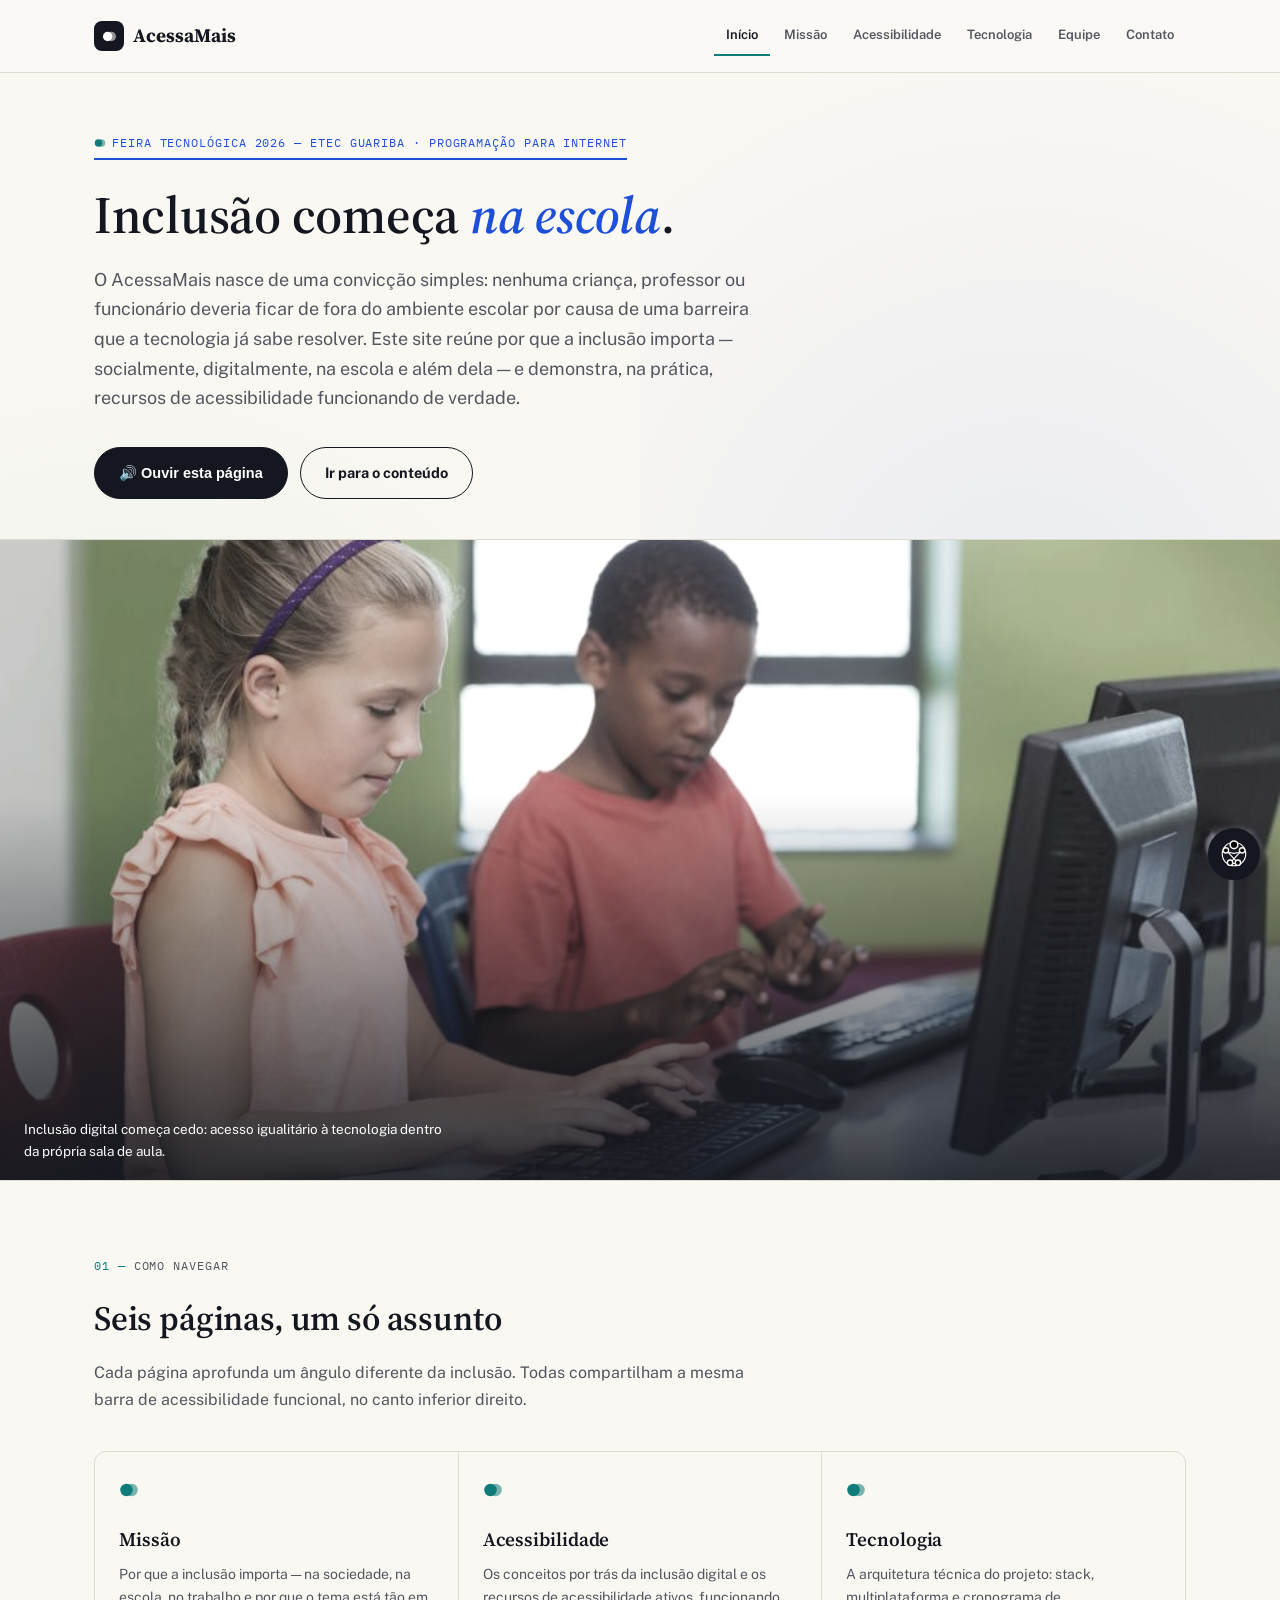
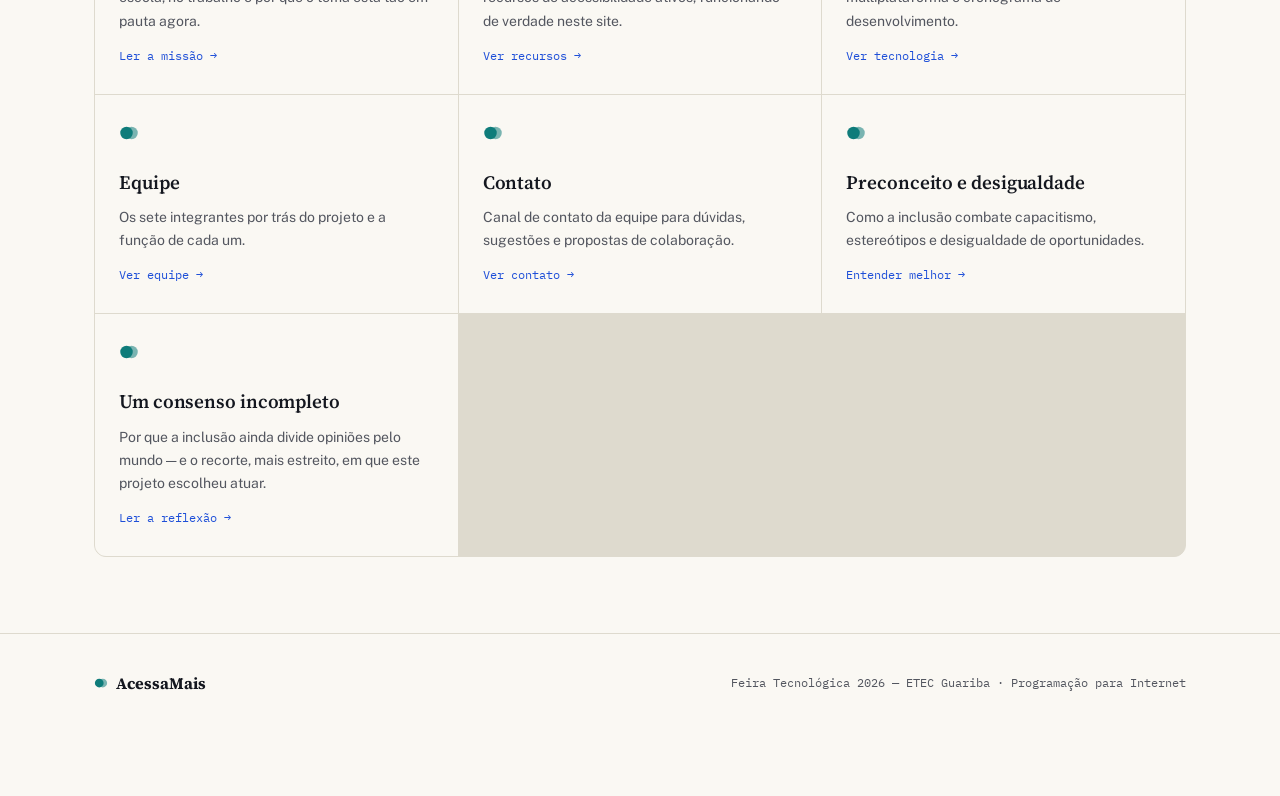
<file: index.html>
<!DOCTYPE html>
<html lang="pt-BR">
<head>
<meta charset="UTF-8">
<meta name="viewport" content="width=device-width, initial-scale=1.0, viewport-fit=cover">
<title>Início — AcessaMais</title>
<meta name="description" content="Plataforma web de inclusão escolar, com acessibilidade real e funcional.">
<link rel="preconnect" href="https://fonts.googleapis.com">
<link rel="preconnect" href="https://fonts.gstatic.com" crossorigin>
<link href="https://fonts.googleapis.com/css2?family=Source+Serif+4:opsz,wght@8..60,500;8..60,600;8..60,700&family=Public+Sans:wght@400;500;600;700&family=IBM+Plex+Mono:wght@500&family=Atkinson+Hyperlegible:wght@400;700&family=Fraunces:ital,opsz,wght@0,9..144,500;1,9..144,500;1,9..144,600&display=swap" rel="stylesheet">
<link rel="icon" href="favicon.svg" type="image/svg+xml">
<link rel="stylesheet" href="style.css">
<link rel="stylesheet" href="libras.css">
<link rel="stylesheet" href="motor.css">
</head>
<body>
<svg width="0" height="0" style="position:absolute" aria-hidden="true">
  <defs>
    <symbol id="brand-icon" viewBox="0 0 24 24">
      <circle cx="9" cy="12" r="7.5"/>
      <circle cx="15" cy="12" r="7.5" opacity=".55"/>
    </symbol>
    <symbol id="inclusion-icon" viewBox="0 0 100 100">
      <circle class="ii-ring" cx="50" cy="50" r="42" fill="none" stroke="currentColor" stroke-width="4" pathLength="1"/>
      <path class="ii-line" d="M21 37 Q50 59 79 37" fill="none" stroke="currentColor" stroke-width="4" stroke-linecap="round" pathLength="1"/>
      <path class="ii-line" d="M23 38 L63 81" fill="none" stroke="currentColor" stroke-width="4" stroke-linecap="round" pathLength="1"/>
      <path class="ii-line" d="M77 38 L37 81" fill="none" stroke="currentColor" stroke-width="4" stroke-linecap="round" pathLength="1"/>
      <path class="ii-line" d="M36 81 Q50 87 64 81" fill="none" stroke="currentColor" stroke-width="4" stroke-linecap="round" pathLength="1"/>
      <circle class="ii-node" cx="50" cy="17" r="13" fill="var(--paper)" stroke="var(--paper)" stroke-width="7"/>
      <circle class="ii-node ii-fill" cx="50" cy="17" r="11"/>
      <circle class="ii-node" cx="21" cy="37" r="9" fill="var(--paper)" stroke="var(--paper)" stroke-width="6"/>
      <circle class="ii-node ii-fill" cx="21" cy="37" r="7"/>
      <circle class="ii-node" cx="79" cy="37" r="9" fill="var(--paper)" stroke="var(--paper)" stroke-width="6"/>
      <circle class="ii-node ii-fill" cx="79" cy="37" r="7"/>
      <circle class="ii-node" cx="36" cy="81" r="9" fill="var(--paper)" stroke="var(--paper)" stroke-width="6"/>
      <circle class="ii-node ii-fill" cx="36" cy="81" r="7"/>
      <circle class="ii-node" cx="64" cy="81" r="9" fill="var(--paper)" stroke="var(--paper)" stroke-width="6"/>
      <circle class="ii-node ii-fill" cx="64" cy="81" r="7"/>
    </symbol>
  </defs>
</svg>
<a href="#main" class="skip-link">Pular para o conteúdo</a>
<div class="intro-loader" id="introLoader">
  <button class="intro-skip" id="introSkip" type="button">Pular introdução</button>
  <div class="intro-content" aria-hidden="true">
    <svg class="intro-inclusion" id="introInclusion" viewBox="0 0 100 100"><use href="#inclusion-icon" xlink:href="#inclusion-icon"></use></svg>
    <span class="intro-mark" id="introMark"><svg class="spark" viewBox="0 0 24 24"><use href="#brand-icon" xlink:href="#brand-icon"></use></svg><span id="introMarkText">AcessaMais</span></span>
    <p class="intro-tagline" id="introTagline">Conhecimento para todos, do jeito de cada um.</p>
  </div>
</div>
<div class="scroll-progress" id="scrollProgress"></div>
<header class="topbar">
  <div class="wrap bar">
    <a href="index.html" class="brand"><span class="mk"><svg class="spark" viewBox="0 0 24 24"><use href="#brand-icon" xlink:href="#brand-icon"></use></svg></span>AcessaMais</a>
    <button class="navtoggle" id="navToggle" aria-label="Abrir menu" aria-expanded="false">
      <svg width="22" height="22" viewBox="0 0 24 24" fill="none">
        <path class="bar bar1" d="M3 7h18" stroke="#14171F" stroke-width="1.8" stroke-linecap="round"/>
        <path class="bar bar2" d="M3 12h18" stroke="#14171F" stroke-width="1.8" stroke-linecap="round"/>
        <path class="bar bar3" d="M3 17h18" stroke="#14171F" stroke-width="1.8" stroke-linecap="round"/>
      </svg>
    </button>
    <nav class="navlinks" id="navLinks">
      <a href="index.html" aria-current="page">Início</a>
      <a href="missao.html">Missão</a>
      <a href="acessibilidade.html">Acessibilidade</a>
      <a href="tecnologia.html">Tecnologia</a>
      <a href="equipe.html">Equipe</a>
      <a href="contato.html">Contato</a>
    </nav>
  </div>
</header>
<div class="cb-banner" id="cbBanner" role="status" aria-live="polite">🎨 <span id="cbBannerText">Modo de cor ativo</span></div>
<div class="epilepsy-banner" id="epilepsyBanner" role="status" aria-live="polite">⚠️ <span id="epilepsyBannerText">Modo epilepsia ativo</span></div>
<main id="main">
  <section class="hero" id="top" data-narrate="Início">
    <div class="wrap">
      <span class="tag-label"><svg class="spark" viewBox="0 0 24 24"><use href="#brand-icon" xlink:href="#brand-icon"></use></svg>Feira Tecnológica 2026 — ETEC Guariba · Programação para Internet</span>
      <h1>Inclusão começa <span class="hl">na escola</span>.</h1>
      <p class="lede">O AcessaMais nasce de uma convicção simples: nenhuma criança, professor ou funcionário deveria ficar de fora do ambiente escolar por causa de uma barreira que a tecnologia já sabe resolver. Este site reúne por que a inclusão importa — socialmente, digitalmente, na escola e além dela — e demonstra, na prática, recursos de acessibilidade funcionando de verdade.</p>
      <div class="cta-row">
        <button class="btn btn-primary" id="heroListen">🔊 Ouvir esta página</button>
        <a href="missao.html" class="btn btn-ghost">Ir para o conteúdo</a>
      </div>
    </div>
    <div class="hero-imgwrap">
      <div class="frame">
        <img src="img/kids-computer.jpg" width="1000" height="666" loading="eager" fetchpriority="high" decoding="async" alt="Duas crianças sentadas lado a lado usando computadores em uma sala de aula, digitando no teclado com atenção.">
        <div class="tint"></div>
        <div class="cap">Inclusão digital começa cedo: acesso igualitário à tecnologia dentro da própria sala de aula.</div>
      </div>
    </div>
  </section>

  <section id="mapa" data-narrate="Como o site está organizado">
    <div class="wrap">
      <div class="section-head">
        <span class="eyebrow">Como navegar</span>
        <h2>Seis páginas, um só assunto</h2>
        <p>Cada página aprofunda um ângulo diferente da inclusão. Todas compartilham a mesma barra de acessibilidade funcional, no canto inferior direito.</p>
      </div>
      <div class="nav-grid">
        <a class="nav-card" href="missao.html"><svg class="spark" viewBox="0 0 24 24"><use href="#brand-icon" xlink:href="#brand-icon"></use></svg><h3>Missão</h3><p>Por que a inclusão importa — na sociedade, na escola, no trabalho e por que o tema está tão em pauta agora.</p><span class="go">Ler a missão →</span></a>
        <a class="nav-card" href="acessibilidade.html"><svg class="spark" viewBox="0 0 24 24"><use href="#brand-icon" xlink:href="#brand-icon"></use></svg><h3>Acessibilidade</h3><p>Os conceitos por trás da inclusão digital e os recursos de acessibilidade ativos, funcionando de verdade neste site.</p><span class="go">Ver recursos →</span></a>
        <a class="nav-card" href="tecnologia.html"><svg class="spark" viewBox="0 0 24 24"><use href="#brand-icon" xlink:href="#brand-icon"></use></svg><h3>Tecnologia</h3><p>A arquitetura técnica do projeto: stack, multiplataforma e cronograma de desenvolvimento.</p><span class="go">Ver tecnologia →</span></a>
        <a class="nav-card" href="equipe.html"><svg class="spark" viewBox="0 0 24 24"><use href="#brand-icon" xlink:href="#brand-icon"></use></svg><h3>Equipe</h3><p>Os sete integrantes por trás do projeto e a função de cada um.</p><span class="go">Ver equipe →</span></a>
        <a class="nav-card" href="contato.html"><svg class="spark" viewBox="0 0 24 24"><use href="#brand-icon" xlink:href="#brand-icon"></use></svg><h3>Contato</h3><p>Canal de contato da equipe para dúvidas, sugestões e propostas de colaboração.</p><span class="go">Ver contato →</span></a>
        <a class="nav-card" href="missao.html#preconceito"><svg class="spark" viewBox="0 0 24 24"><use href="#brand-icon" xlink:href="#brand-icon"></use></svg><h3>Preconceito e desigualdade</h3><p>Como a inclusão combate capacitismo, estereótipos e desigualdade de oportunidades.</p><span class="go">Entender melhor →</span></a>
        <a class="nav-card" href="missao.html#polarizacao"><svg class="spark" viewBox="0 0 24 24"><use href="#brand-icon" xlink:href="#brand-icon"></use></svg><h3>Um consenso incompleto</h3><p>Por que a inclusão ainda divide opiniões pelo mundo — e o recorte, mais estreito, em que este projeto escolheu atuar.</p><span class="go">Ler a reflexão →</span></a>
      </div>
    </div>
  </section>
</main>
<footer>
  <div class="wrap">
    <span class="fb"><svg class="spark" viewBox="0 0 24 24"><use href="#brand-icon" xlink:href="#brand-icon"></use></svg>AcessaMais</span>
    <span class="fm">Feira Tecnológica 2026 — ETEC Guariba · Programação para Internet</span>
  </div>
</footer>
<!-- TOASTS -->
<div class="toast-wrap" id="toastWrap" role="status" aria-live="polite"></div>

<!-- VOLTAR AO TOPO -->
<button class="totop" id="toTop" aria-label="Voltar ao topo">↑</button>

<!-- BARRA DE ACESSIBILIDADE -->
<div class="a11y-bar">
  <button class="a11y-fab" id="a11yFab" aria-label="Abrir painel de acessibilidade" aria-expanded="false"><svg class="fab-icon" viewBox="0 0 100 100" aria-hidden="true"><use href="#inclusion-icon" xlink:href="#inclusion-icon"></use></svg></button>
  <div class="a11y-panel" id="a11yPanel" role="dialog" aria-label="Painel de acessibilidade">
    <button class="a11y-close" id="a11yClose" aria-label="Fechar painel">✕</button>
    <h2>Acessibilidade</h2>
    <p class="sub">Ajustes reais, aplicados agora nesta página.</p>

    <button class="a11y-listen" id="a11yListen">🔊 Ouvir esta página (IA de leitura)</button>

    <div class="a11y-group">
      <span class="lbl">Tamanho do texto</span>
      <div class="a11y-row">
        <button id="fontDec" aria-label="Diminuir fonte">A−</button>
        <button id="fontReset" aria-label="Fonte padrão">A</button>
        <button id="fontInc" aria-label="Aumentar fonte">A+</button>
      </div>
    </div>

    <div class="a11y-group">
      <span class="lbl">Contraste</span>
      <div class="a11y-row">
        <button data-toggle="high-contrast">Alto contraste</button>
      </div>
    </div>

    <div class="a11y-group">
      <span class="lbl">Epilepsia / fotossensibilidade</span>
      <div class="a11y-row">
        <button id="epilepsyToggle" class="epilepsy-btn">Modo seguro (muda tudo)</button>
      </div>
    </div>

    <div class="a11y-group">
      <span class="lbl">Paletas para os 7 tipos de daltonismo</span>
      <div class="a11y-row" id="cbRow">
        <button data-cb="none" class="active">Padrão</button>
        <button data-cb="cb-protanopia">Protanopia</button>
        <button data-cb="cb-protanomalia">Protanomalia</button>
        <button data-cb="cb-deuteranopia">Deuteranopia</button>
        <button data-cb="cb-deuteranomalia">Deuteranomalia</button>
        <button data-cb="cb-tritanopia">Tritanopia</button>
        <button data-cb="cb-tritanomalia">Tritanomalia</button>
        <button data-cb="cb-acromatopsia">Acromatopsia</button>
      </div>
    </div>

    <div class="a11y-group">
      <span class="lbl">Navegação e foco</span>
      <div class="a11y-row">
        <button data-toggle="link-highlight">Destacar links</button>
        <button data-toggle="big-click">Cliques maiores</button>
      </div>
    </div>

    <div class="a11y-group">
      <span class="lbl">Leitura</span>
      <div class="a11y-row">
        <button data-toggle="dyslexia-mode">Fonte p/ dislexia</button>
        <button data-toggle="reduce-motion">Reduzir movimento</button>
      </div>
    </div>

    <div class="a11y-group">
      <span class="lbl">Acessibilidade Motora</span>
      <div class="a11y-row">
        <button data-motor="targets" aria-pressed="false">Toque ampliado</button>
        <button data-motor="spacing" aria-pressed="false">Espaçamento</button>
      </div>
      <div class="a11y-row">
        <button data-motor="gestures" aria-pressed="false">Sem gestos</button>
        <button data-motor="confirm" aria-pressed="false">Confirmar ações</button>
      </div>
      <div class="a11y-row">
        <button data-motor="cursor" aria-pressed="false">Cursor grande</button>
        <button data-motor="focus" aria-pressed="false">Foco grande</button>
      </div>
      <div class="a11y-row">
        <button data-motor="time" aria-pressed="false">Tempo estendido</button>
      </div>
      <button class="motor-all-btn" id="motorAllBtn" type="button">Ativar todas as opções recomendadas</button>
    </div>

    <div class="a11y-group">
      <span class="lbl">Libras (Língua Brasileira de Sinais)</span>
      <button class="a11y-libras-btn" id="librasOpenBtn" aria-haspopup="dialog" aria-controls="librasPanel">
        <svg class="lt-icon" viewBox="0 0 100 100" aria-hidden="true"><use href="#inclusion-icon" xlink:href="#inclusion-icon"></use></svg>
        <span>Ativar Libras<small>Abre o intérprete em uma janela à parte</small></span>
      </button>
    </div>

    <button class="a11y-reset" id="a11yReset">Restaurar tudo</button>
  </div>
</div>

<!-- BARRA DO NARRADOR -->
<div class="narrator-bar" id="narratorBar">
  <div class="nb-progress" id="nbProgress"></div>
  <button id="nbPlayPause" aria-label="Pausar leitura">⏸</button>
  <div class="nb-info">
    <div class="nb-label">Ouvindo esta página</div>
    <div class="nb-text" id="nbText">Início</div>
  </div>
  <button id="nbStop" aria-label="Parar leitura">✕</button>
</div>
<script src="motor.js"></script>
<script src="script.js"></script>

<!-- PAINEL DE LIBRAS -->
<div class="libras-panel size-md pos-br" id="librasPanel" role="dialog" aria-label="Intérprete de Libras" aria-hidden="true">
  <div class="lp-header">
    <svg class="lt-icon" viewBox="0 0 100 100" aria-hidden="true"><use href="#inclusion-icon" xlink:href="#inclusion-icon"></use></svg>
    <div class="lp-title"><strong id="lpTitle">Libras</strong><span>AcessaMais &middot; intérprete</span></div>
    <button id="lpMinimize" aria-label="Minimizar painel de Libras">&#8211;</button>
    <button id="lpClose" aria-label="Fechar painel de Libras">&#10005;</button>
  </div>
  <div class="lp-body">
    <div class="lp-stage" id="lpStage">
      <div class="lp-placeholder"><svg class="lt-icon" viewBox="0 0 100 100" aria-hidden="true"><use href="#inclusion-icon" xlink:href="#inclusion-icon"></use></svg><p>Selecione um trecho com "Ver em Libras" para carregar o conteúdo.</p></div>
    </div>
    <div class="lp-controls">
      <button id="lpPlay" aria-label="Reproduzir">&#9654;</button>
      <button id="lpRestart" aria-label="Reiniciar">&#8635;</button>
      <div class="lp-progress" id="lpProgress"><div class="lp-progress-fill" id="lpProgressFill"></div></div>
      <button class="lp-speed" id="lpSpeedBtn">1x</button>
      <button id="lpFullscreen" aria-label="Tela cheia">&#9974;</button>
    </div>
    <p class="lp-caption" id="lpCaption"></p>

    <button class="lp-settings-toggle" id="lpSettingsToggle" aria-expanded="false" aria-controls="lpSettings">Configurações do intérprete</button>
    <div class="lp-settings" id="lpSettings">
      <span class="lbl">Tamanho</span>
      <div class="lp-set-row">
        <button data-libras-size="sm">Pequeno</button>
        <button data-libras-size="md" class="active">Médio</button>
        <button data-libras-size="lg">Grande</button>
      </div>
      <span class="lbl">Posição</span>
      <div class="lp-set-row">
        <button data-libras-pos="br" class="active">Inf. direito</button>
        <button data-libras-pos="bl">Inf. esquerdo</button>
        <button data-libras-pos="tr">Sup. direito</button>
      </div>
      <span class="lbl">Reprodução</span>
      <div class="lp-set-row">
        <button data-libras-play="manual" class="active">Manual</button>
        <button data-libras-play="auto">Automática</button>
      </div>
    </div>
  </div>
</div>
<!-- VLIBRAS — widget oficial do Governo Federal (vlibras.gov.br), gratuito e sem
     necessidade de conta/token — tradução automática de português para Libras -->
<div vw class="enabled vlibras-dock">
  <div vw-access-button class="active"></div>
  <div vw-plugin-wrapper>
    <div class="vw-plugin-top-wrapper"></div>
  </div>
</div>
<script src="https://vlibras.gov.br/app/vlibras-plugin.js"></script>
<script>
  if (window.VLibras) { new window.VLibras.Widget('https://vlibras.gov.br/app'); }
</script>

<script src="libras-data.js"></script>
<script src="libras.js"></script>
</body>
</html>
</file>
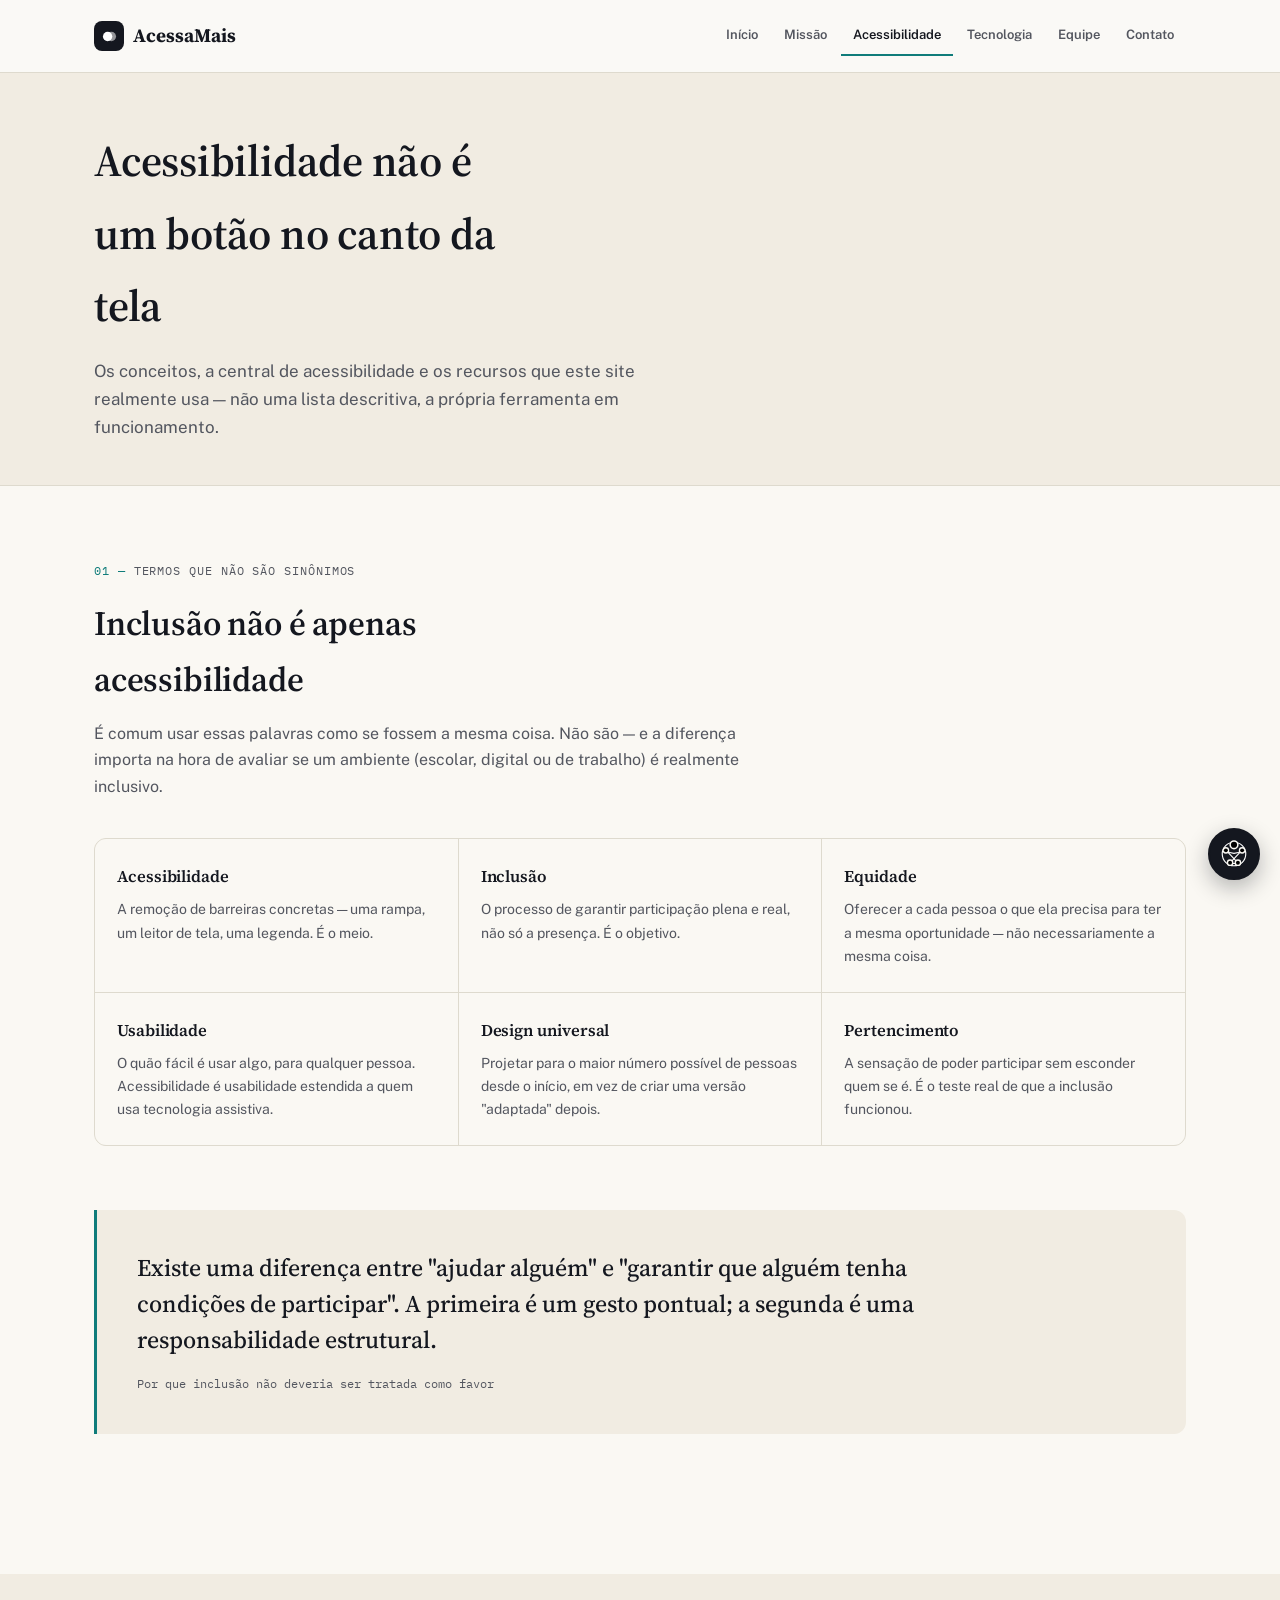
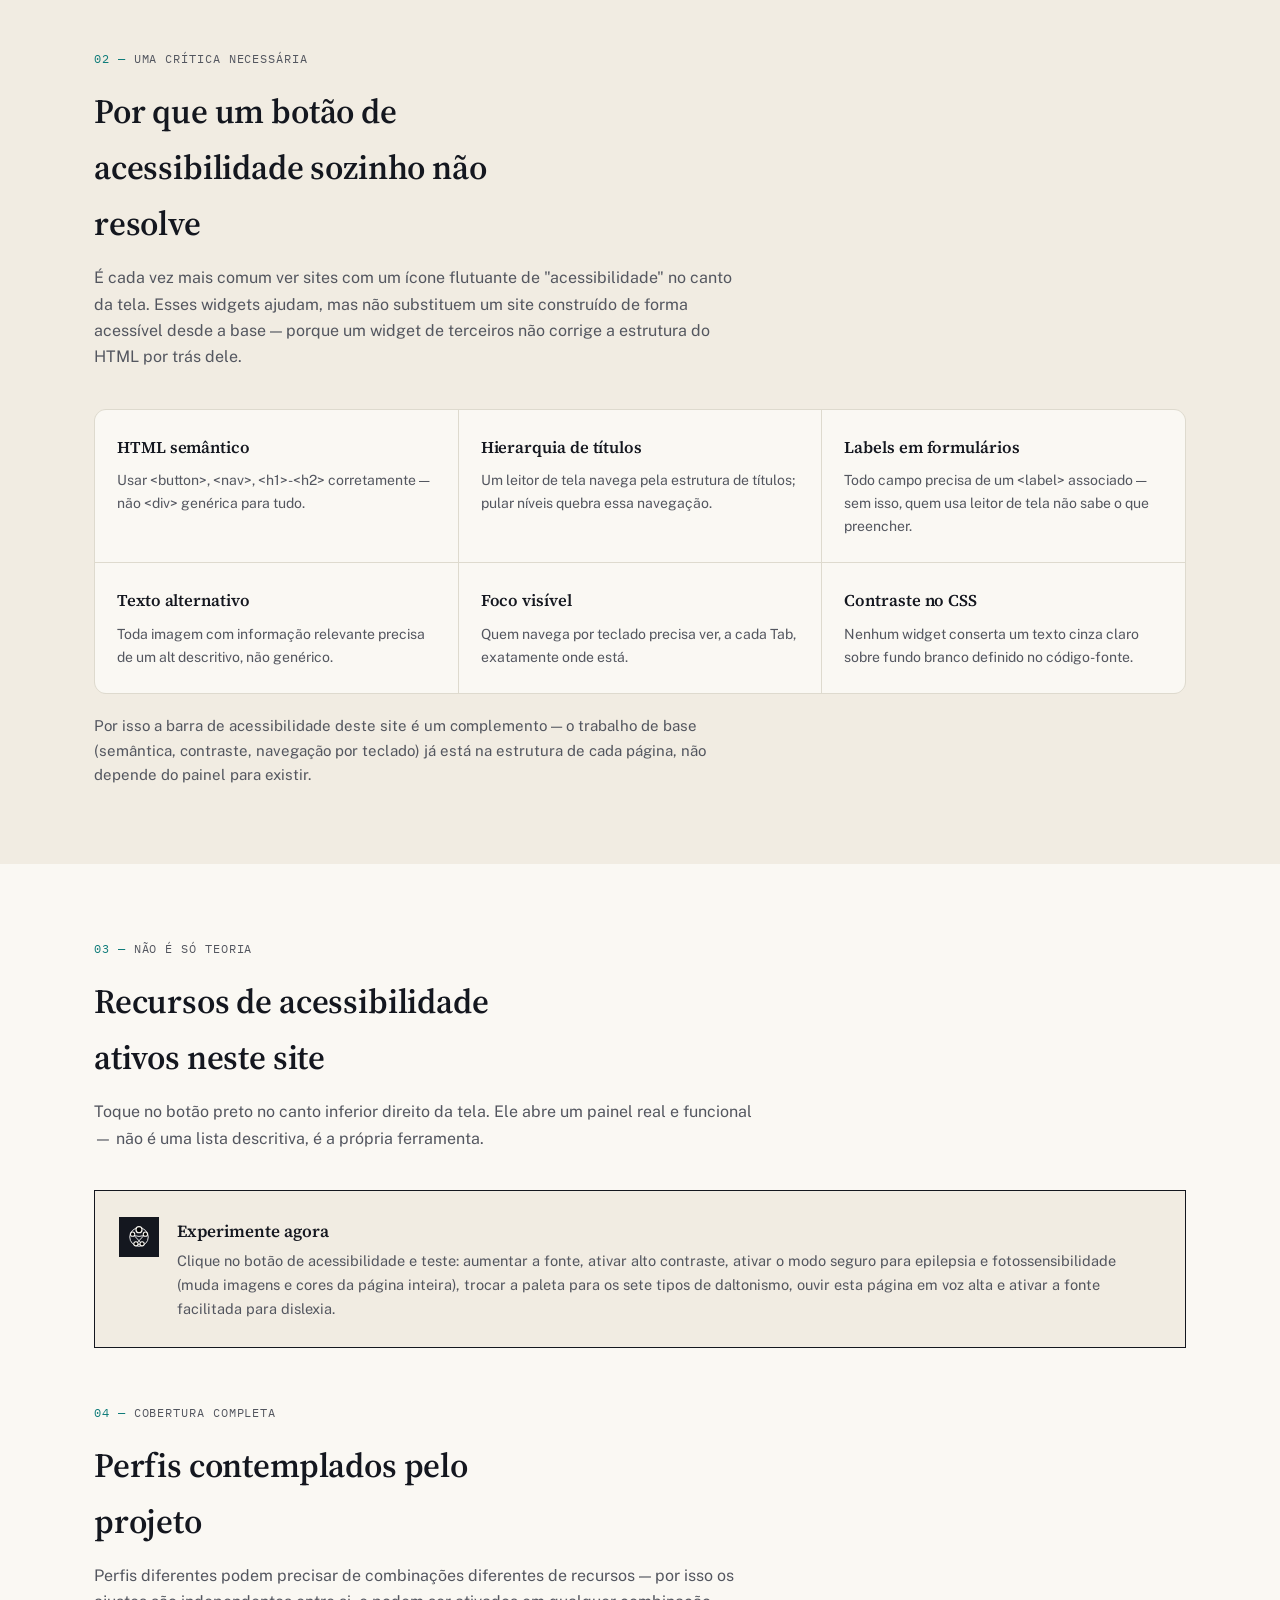
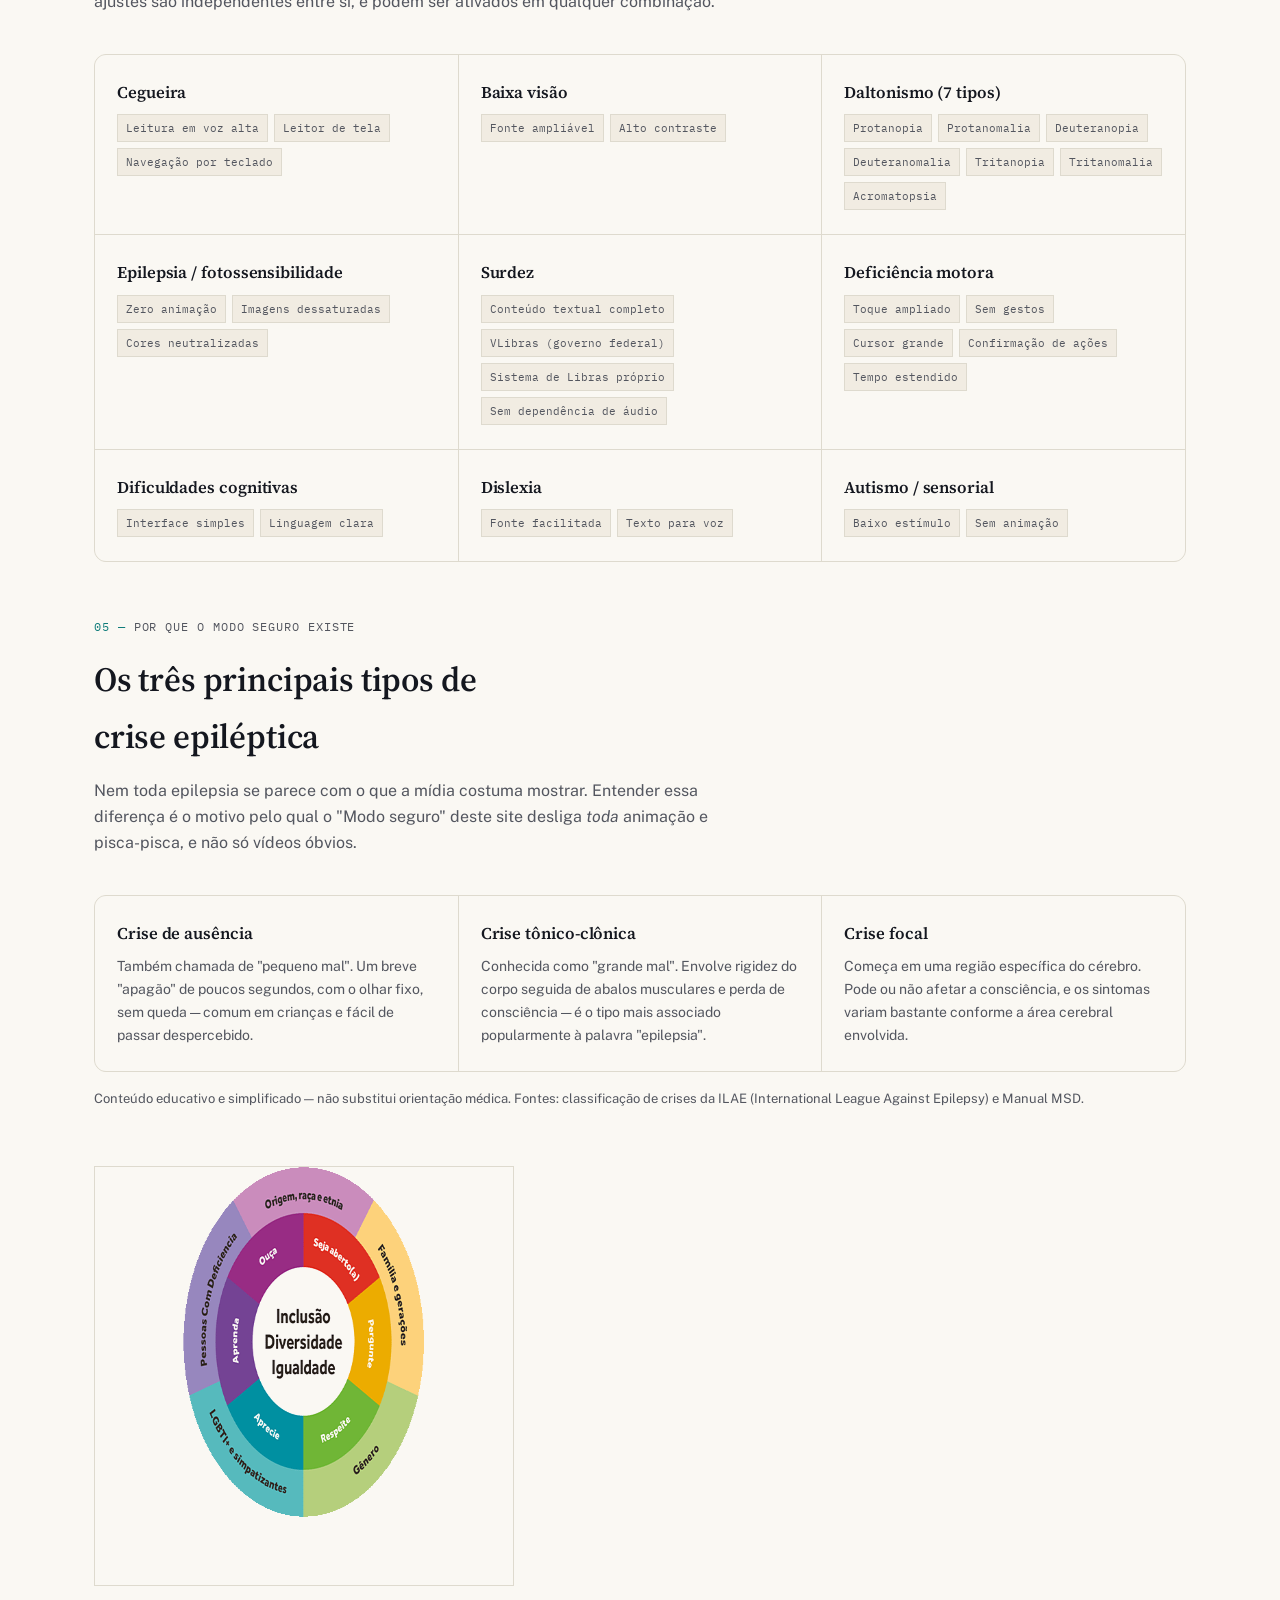
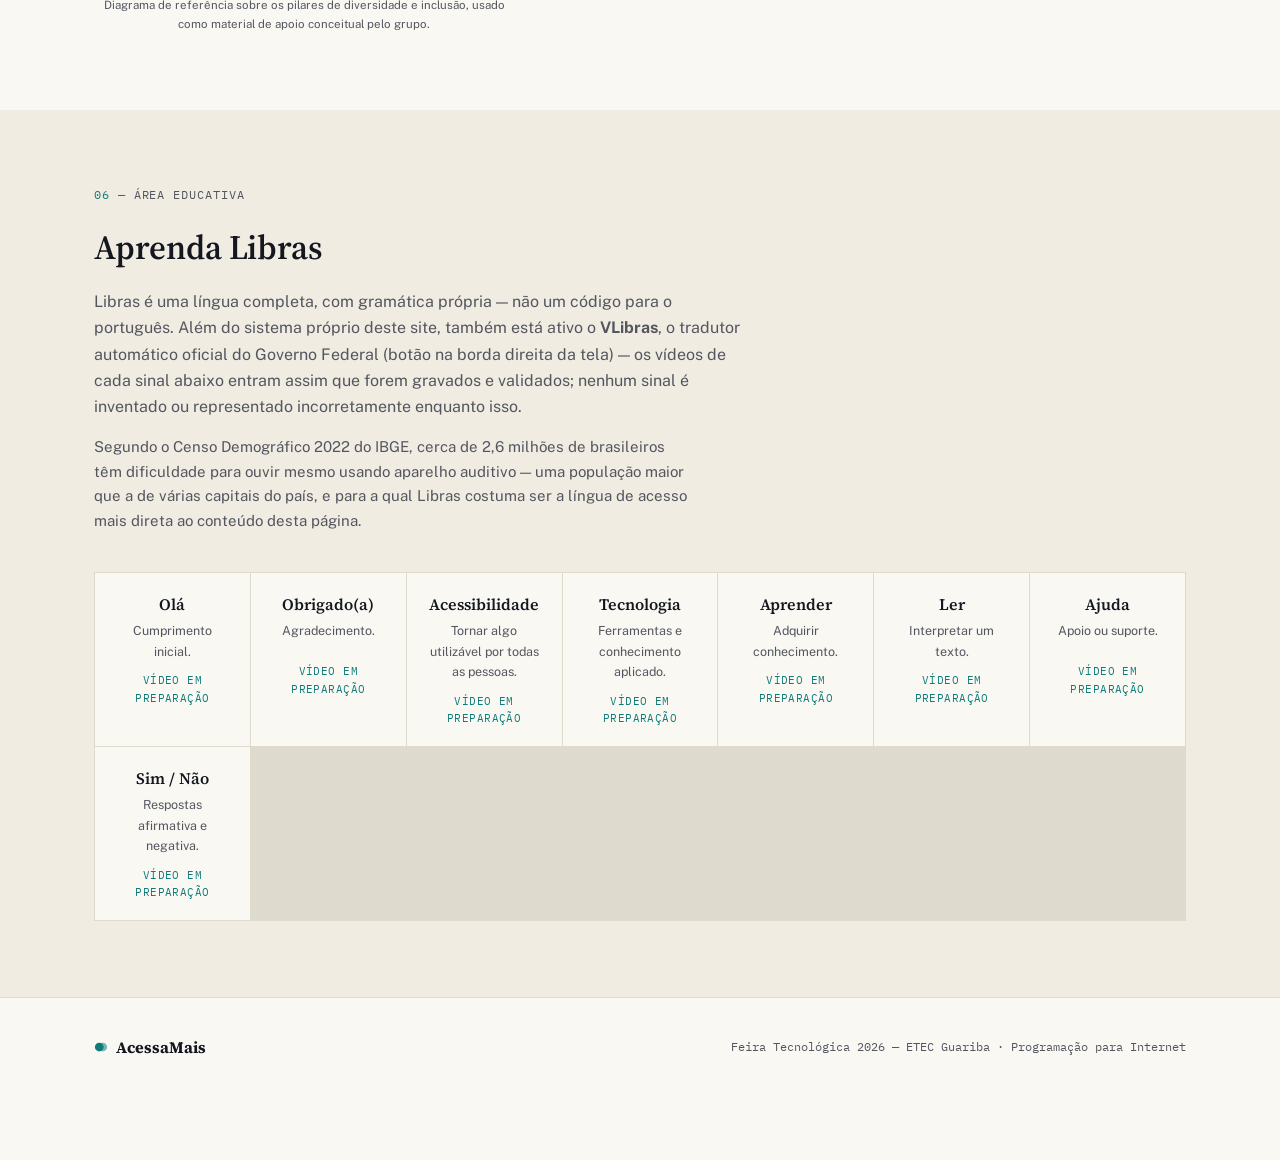
<file: acessibilidade.html>
<!DOCTYPE html>
<html lang="pt-BR">
<head>
<meta charset="UTF-8">
<meta name="viewport" content="width=device-width, initial-scale=1.0, viewport-fit=cover">
<title>Acessibilidade — AcessaMais</title>
<meta name="description" content="Conceitos de acessibilidade e recursos reais ativos no site.">
<link rel="preconnect" href="https://fonts.googleapis.com">
<link rel="preconnect" href="https://fonts.gstatic.com" crossorigin>
<link href="https://fonts.googleapis.com/css2?family=Source+Serif+4:opsz,wght@8..60,500;8..60,600;8..60,700&family=Public+Sans:wght@400;500;600;700&family=IBM+Plex+Mono:wght@500&family=Atkinson+Hyperlegible:wght@400;700&family=Fraunces:ital,opsz,wght@0,9..144,500;1,9..144,500;1,9..144,600&display=swap" rel="stylesheet">
<link rel="icon" href="favicon.svg" type="image/svg+xml">
<link rel="stylesheet" href="style.css">
<link rel="stylesheet" href="libras.css">
<link rel="stylesheet" href="motor.css">
</head>
<body>
<svg width="0" height="0" style="position:absolute" aria-hidden="true">
  <defs>
    <symbol id="brand-icon" viewBox="0 0 24 24">
      <circle cx="9" cy="12" r="7.5"/>
      <circle cx="15" cy="12" r="7.5" opacity=".55"/>
    </symbol>
    <symbol id="inclusion-icon" viewBox="0 0 100 100">
      <circle class="ii-ring" cx="50" cy="50" r="42" fill="none" stroke="currentColor" stroke-width="4" pathLength="1"/>
      <path class="ii-line" d="M21 37 Q50 59 79 37" fill="none" stroke="currentColor" stroke-width="4" stroke-linecap="round" pathLength="1"/>
      <path class="ii-line" d="M23 38 L63 81" fill="none" stroke="currentColor" stroke-width="4" stroke-linecap="round" pathLength="1"/>
      <path class="ii-line" d="M77 38 L37 81" fill="none" stroke="currentColor" stroke-width="4" stroke-linecap="round" pathLength="1"/>
      <path class="ii-line" d="M36 81 Q50 87 64 81" fill="none" stroke="currentColor" stroke-width="4" stroke-linecap="round" pathLength="1"/>
      <circle class="ii-node" cx="50" cy="17" r="13" fill="var(--paper)" stroke="var(--paper)" stroke-width="7"/>
      <circle class="ii-node ii-fill" cx="50" cy="17" r="11"/>
      <circle class="ii-node" cx="21" cy="37" r="9" fill="var(--paper)" stroke="var(--paper)" stroke-width="6"/>
      <circle class="ii-node ii-fill" cx="21" cy="37" r="7"/>
      <circle class="ii-node" cx="79" cy="37" r="9" fill="var(--paper)" stroke="var(--paper)" stroke-width="6"/>
      <circle class="ii-node ii-fill" cx="79" cy="37" r="7"/>
      <circle class="ii-node" cx="36" cy="81" r="9" fill="var(--paper)" stroke="var(--paper)" stroke-width="6"/>
      <circle class="ii-node ii-fill" cx="36" cy="81" r="7"/>
      <circle class="ii-node" cx="64" cy="81" r="9" fill="var(--paper)" stroke="var(--paper)" stroke-width="6"/>
      <circle class="ii-node ii-fill" cx="64" cy="81" r="7"/>
    </symbol>
  </defs>
</svg>
<a href="#main" class="skip-link">Pular para o conteúdo</a>
<div class="intro-loader" id="introLoader">
  <button class="intro-skip" id="introSkip" type="button">Pular introdução</button>
  <div class="intro-content" aria-hidden="true">
    <svg class="intro-inclusion" id="introInclusion" viewBox="0 0 100 100"><use href="#inclusion-icon" xlink:href="#inclusion-icon"></use></svg>
    <span class="intro-mark" id="introMark"><svg class="spark" viewBox="0 0 24 24"><use href="#brand-icon" xlink:href="#brand-icon"></use></svg><span id="introMarkText">AcessaMais</span></span>
    <p class="intro-tagline" id="introTagline">Conhecimento para todos, do jeito de cada um.</p>
  </div>
</div>
<div class="scroll-progress" id="scrollProgress"></div>
<header class="topbar">
  <div class="wrap bar">
    <a href="index.html" class="brand"><span class="mk"><svg class="spark" viewBox="0 0 24 24"><use href="#brand-icon" xlink:href="#brand-icon"></use></svg></span>AcessaMais</a>
    <button class="navtoggle" id="navToggle" aria-label="Abrir menu" aria-expanded="false">
      <svg width="22" height="22" viewBox="0 0 24 24" fill="none">
        <path class="bar bar1" d="M3 7h18" stroke="#14171F" stroke-width="1.8" stroke-linecap="round"/>
        <path class="bar bar2" d="M3 12h18" stroke="#14171F" stroke-width="1.8" stroke-linecap="round"/>
        <path class="bar bar3" d="M3 17h18" stroke="#14171F" stroke-width="1.8" stroke-linecap="round"/>
      </svg>
    </button>
    <nav class="navlinks" id="navLinks">
      <a href="index.html">Início</a>
      <a href="missao.html">Missão</a>
      <a href="acessibilidade.html" aria-current="page">Acessibilidade</a>
      <a href="tecnologia.html">Tecnologia</a>
      <a href="equipe.html">Equipe</a>
      <a href="contato.html">Contato</a>
    </nav>
  </div>
</header>
<div class="cb-banner" id="cbBanner" role="status" aria-live="polite">🎨 <span id="cbBannerText">Modo de cor ativo</span></div>
<div class="epilepsy-banner" id="epilepsyBanner" role="status" aria-live="polite">⚠️ <span id="epilepsyBannerText">Modo epilepsia ativo</span></div>
<main id="main">
  <div class="page-head">
    <div class="wrap">
      <h1>Acessibilidade não é um botão no canto da tela</h1>
      <p>Os conceitos, a central de acessibilidade e os recursos que este site realmente usa — não uma lista descritiva, a própria ferramenta em funcionamento.</p>
    </div>
  </div>

  <section id="conceitos" data-narrate="Inclusão não é apenas acessibilidade">
    <div class="wrap">
      <div class="section-head">
        <span class="eyebrow">Termos que não são sinônimos</span>
        <h2>Inclusão não é apenas acessibilidade</h2>
        <p>É comum usar essas palavras como se fossem a mesma coisa. Não são — e a diferença importa na hora de avaliar se um ambiente (escolar, digital ou de trabalho) é realmente inclusivo.</p>
      </div>
      <div class="cat-grid">
        <div class="cat-card"><h3>Acessibilidade</h3><p style="font-size:14px; color:var(--ink-soft);">A remoção de barreiras concretas — uma rampa, um leitor de tela, uma legenda. É o meio.</p></div>
        <div class="cat-card"><h3>Inclusão</h3><p style="font-size:14px; color:var(--ink-soft);">O processo de garantir participação plena e real, não só a presença. É o objetivo.</p></div>
        <div class="cat-card"><h3>Equidade</h3><p style="font-size:14px; color:var(--ink-soft);">Oferecer a cada pessoa o que ela precisa para ter a mesma oportunidade — não necessariamente a mesma coisa.</p></div>
        <div class="cat-card"><h3>Usabilidade</h3><p style="font-size:14px; color:var(--ink-soft);">O quão fácil é usar algo, para qualquer pessoa. Acessibilidade é usabilidade estendida a quem usa tecnologia assistiva.</p></div>
        <div class="cat-card"><h3>Design universal</h3><p style="font-size:14px; color:var(--ink-soft);">Projetar para o maior número possível de pessoas desde o início, em vez de criar uma versão "adaptada" depois.</p></div>
        <div class="cat-card"><h3>Pertencimento</h3><p style="font-size:14px; color:var(--ink-soft);">A sensação de poder participar sem esconder quem se é. É o teste real de que a inclusão funcionou.</p></div>
      </div>
      <div class="quote-block">
        <p>Existe uma diferença entre "ajudar alguém" e "garantir que alguém tenha condições de participar". A primeira é um gesto pontual; a segunda é uma responsabilidade estrutural.</p>
        <span>Por que inclusão não deveria ser tratada como favor</span>
      </div>
    </div>
  </section>

  <section id="nao-e-so-botao" style="background:var(--surface);" data-narrate="Por que um widget de acessibilidade não é suficiente">
    <div class="wrap">
      <div class="section-head">
        <span class="eyebrow">Uma crítica necessária</span>
        <h2>Por que um botão de acessibilidade sozinho não resolve</h2>
        <p>É cada vez mais comum ver sites com um ícone flutuante de "acessibilidade" no canto da tela. Esses widgets ajudam, mas não substituem um site construído de forma acessível desde a base — porque um widget de terceiros não corrige a estrutura do HTML por trás dele.</p>
      </div>
      <div class="cat-grid">
        <div class="cat-card"><h3>HTML semântico</h3><p style="font-size:14px; color:var(--ink-soft);">Usar &lt;button&gt;, &lt;nav&gt;, &lt;h1&gt;-&lt;h2&gt; corretamente — não &lt;div&gt; genérica para tudo.</p></div>
        <div class="cat-card"><h3>Hierarquia de títulos</h3><p style="font-size:14px; color:var(--ink-soft);">Um leitor de tela navega pela estrutura de títulos; pular níveis quebra essa navegação.</p></div>
        <div class="cat-card"><h3>Labels em formulários</h3><p style="font-size:14px; color:var(--ink-soft);">Todo campo precisa de um &lt;label&gt; associado — sem isso, quem usa leitor de tela não sabe o que preencher.</p></div>
        <div class="cat-card"><h3>Texto alternativo</h3><p style="font-size:14px; color:var(--ink-soft);">Toda imagem com informação relevante precisa de um alt descritivo, não genérico.</p></div>
        <div class="cat-card"><h3>Foco visível</h3><p style="font-size:14px; color:var(--ink-soft);">Quem navega por teclado precisa ver, a cada Tab, exatamente onde está.</p></div>
        <div class="cat-card"><h3>Contraste no CSS</h3><p style="font-size:14px; color:var(--ink-soft);">Nenhum widget conserta um texto cinza claro sobre fundo branco definido no código-fonte.</p></div>
      </div>
      <p style="color:var(--ink-soft); font-size:15px; margin-top:20px; max-width:70ch;">Por isso a barra de acessibilidade deste site é um complemento — o trabalho de base (semântica, contraste, navegação por teclado) já está na estrutura de cada página, não depende do painel para existir.</p>
    </div>
  </section>

  <section id="recursos" data-narrate="Recursos de acessibilidade ativos neste site">
    <div class="wrap">
      <div class="section-head">
        <span class="eyebrow">Não é só teoria</span>
        <h2>Recursos de acessibilidade ativos neste site</h2>
        <p>Toque no botão preto no canto inferior direito da tela. Ele abre um painel real e funcional — não é uma lista descritiva, é a própria ferramenta.</p>
      </div>
      <div class="demo-box">
        <div class="di"><svg class="fab-icon" viewBox="0 0 100 100" aria-hidden="true"><use href="#inclusion-icon" xlink:href="#inclusion-icon"></use></svg></div>
        <p><strong>Experimente agora</strong>Clique no botão de acessibilidade e teste: aumentar a fonte, ativar alto contraste, ativar o modo seguro para epilepsia e fotossensibilidade (muda imagens e cores da página inteira), trocar a paleta para os sete tipos de daltonismo, ouvir esta página em voz alta e ativar a fonte facilitada para dislexia.</p>
      </div>

      <div class="section-head" style="margin-top:56px;">
        <span class="eyebrow">Cobertura completa</span>
        <h2>Perfis contemplados pelo projeto</h2>
        <p>Perfis diferentes podem precisar de combinações diferentes de recursos — por isso os ajustes são independentes entre si, e podem ser ativados em qualquer combinação.</p>
      </div>
      <div class="cat-grid">
        <div class="cat-card"><h3>Cegueira</h3><div class="tags"><span class="tag">Leitura em voz alta</span><span class="tag">Leitor de tela</span><span class="tag">Navegação por teclado</span></div></div>
        <div class="cat-card"><h3>Baixa visão</h3><div class="tags"><span class="tag">Fonte ampliável</span><span class="tag">Alto contraste</span></div></div>
        <div class="cat-card"><h3>Daltonismo (7 tipos)</h3><div class="tags"><span class="tag">Protanopia</span><span class="tag">Protanomalia</span><span class="tag">Deuteranopia</span><span class="tag">Deuteranomalia</span><span class="tag">Tritanopia</span><span class="tag">Tritanomalia</span><span class="tag">Acromatopsia</span></div></div>
        <div class="cat-card"><h3>Epilepsia / fotossensibilidade</h3><div class="tags"><span class="tag">Zero animação</span><span class="tag">Imagens dessaturadas</span><span class="tag">Cores neutralizadas</span></div></div>
        <div class="cat-card"><h3>Surdez</h3><div class="tags"><span class="tag">Conteúdo textual completo</span><span class="tag">VLibras (governo federal)</span><span class="tag">Sistema de Libras próprio</span><span class="tag">Sem dependência de áudio</span></div></div>
        <div class="cat-card"><h3>Deficiência motora</h3><div class="tags"><span class="tag">Toque ampliado</span><span class="tag">Sem gestos</span><span class="tag">Cursor grande</span><span class="tag">Confirmação de ações</span><span class="tag">Tempo estendido</span></div></div>
        <div class="cat-card"><h3>Dificuldades cognitivas</h3><div class="tags"><span class="tag">Interface simples</span><span class="tag">Linguagem clara</span></div></div>
        <div class="cat-card"><h3>Dislexia</h3><div class="tags"><span class="tag">Fonte facilitada</span><span class="tag">Texto para voz</span></div></div>
        <div class="cat-card"><h3>Autismo / sensorial</h3><div class="tags"><span class="tag">Baixo estímulo</span><span class="tag">Sem animação</span></div></div>
      </div>

      <div class="section-head" style="margin-top:56px;">
        <span class="eyebrow">Por que o modo seguro existe</span>
        <h2>Os três principais tipos de crise epiléptica</h2>
        <p>Nem toda epilepsia se parece com o que a mídia costuma mostrar. Entender essa diferença é o motivo pelo qual o "Modo seguro" deste site desliga <em>toda</em> animação e pisca-pisca, e não só vídeos óbvios.</p>
      </div>
      <div class="cat-grid">
        <div class="cat-card"><h3>Crise de ausência</h3><p style="font-size:14px; color:var(--ink-soft); margin-top:4px;">Também chamada de "pequeno mal". Um breve "apagão" de poucos segundos, com o olhar fixo, sem queda — comum em crianças e fácil de passar despercebido.</p></div>
        <div class="cat-card"><h3>Crise tônico-clônica</h3><p style="font-size:14px; color:var(--ink-soft); margin-top:4px;">Conhecida como "grande mal". Envolve rigidez do corpo seguida de abalos musculares e perda de consciência — é o tipo mais associado popularmente à palavra "epilepsia".</p></div>
        <div class="cat-card"><h3>Crise focal</h3><p style="font-size:14px; color:var(--ink-soft); margin-top:4px;">Começa em uma região específica do cérebro. Pode ou não afetar a consciência, e os sintomas variam bastante conforme a área cerebral envolvida.</p></div>
      </div>
      <p style="color:var(--ink-soft); font-size:13px; margin-top:16px;">Conteúdo educativo e simplificado — não substitui orientação médica. Fontes: classificação de crises da ILAE (International League Against Epilepsy) e Manual MSD.</p>

      <figure style="margin-top:56px; max-width:420px;">
        <div class="frame" style="aspect-ratio:1/1; border:1px solid var(--line);"><img src="img/diversidade-wheel.png" width="610" height="350" loading="lazy" decoding="async" alt="Diagrama circular com o texto central 'Inclusão, Diversidade, Igualdade', dividido em setores: origem raça e etnia, família e gerações, gênero, LGBTI+ e simpatizantes, pessoas com deficiência, e as ações seja aberto, pergunte, respeite, aprecie, aprenda e ouça." style="filter:none;"></div>
        <figcaption class="credit-note">Diagrama de referência sobre os pilares de diversidade e inclusão, usado como material de apoio conceitual pelo grupo.</figcaption>
      </figure>
    </div>
  </section>


  <section id="aprenda-libras" style="background:var(--surface);" data-narrate="Aprenda Libras">
    <div class="wrap">
      <div class="section-head">
        <span class="eyebrow">Área educativa</span>
        <h2>Aprenda Libras</h2>
        <p>Libras é uma língua completa, com gramática própria — não um código para o português. Além do sistema próprio deste site, também está ativo o <strong>VLibras</strong>, o tradutor automático oficial do Governo Federal (botão na borda direita da tela) — os vídeos de cada sinal abaixo entram assim que forem gravados e validados; nenhum sinal é inventado ou representado incorretamente enquanto isso.</p>
        <p style="color:var(--ink-soft); font-size:15px; margin-top:14px;">Segundo o Censo Demográfico 2022 do IBGE, cerca de 2,6 milhões de brasileiros têm dificuldade para ouvir mesmo usando aparelho auditivo — uma população maior que a de várias capitais do país, e para a qual Libras costuma ser a língua de acesso mais direta ao conteúdo desta página.</p>
      </div>
      <div class="libras-glossary" id="librasGlossary"></div>
    </div>
  </section>
</main>
<footer>
  <div class="wrap">
    <span class="fb"><svg class="spark" viewBox="0 0 24 24"><use href="#brand-icon" xlink:href="#brand-icon"></use></svg>AcessaMais</span>
    <span class="fm">Feira Tecnológica 2026 — ETEC Guariba · Programação para Internet</span>
  </div>
</footer>
<!-- TOASTS -->
<div class="toast-wrap" id="toastWrap" role="status" aria-live="polite"></div>

<!-- VOLTAR AO TOPO -->
<button class="totop" id="toTop" aria-label="Voltar ao topo">↑</button>

<!-- BARRA DE ACESSIBILIDADE -->
<div class="a11y-bar">
  <button class="a11y-fab" id="a11yFab" aria-label="Abrir painel de acessibilidade" aria-expanded="false"><svg class="fab-icon" viewBox="0 0 100 100" aria-hidden="true"><use href="#inclusion-icon" xlink:href="#inclusion-icon"></use></svg></button>
  <div class="a11y-panel" id="a11yPanel" role="dialog" aria-label="Painel de acessibilidade">
    <button class="a11y-close" id="a11yClose" aria-label="Fechar painel">✕</button>
    <h2>Acessibilidade</h2>
    <p class="sub">Ajustes reais, aplicados agora nesta página.</p>

    <button class="a11y-listen" id="a11yListen">🔊 Ouvir esta página (IA de leitura)</button>

    <div class="a11y-group">
      <span class="lbl">Tamanho do texto</span>
      <div class="a11y-row">
        <button id="fontDec" aria-label="Diminuir fonte">A−</button>
        <button id="fontReset" aria-label="Fonte padrão">A</button>
        <button id="fontInc" aria-label="Aumentar fonte">A+</button>
      </div>
    </div>

    <div class="a11y-group">
      <span class="lbl">Contraste</span>
      <div class="a11y-row">
        <button data-toggle="high-contrast">Alto contraste</button>
      </div>
    </div>

    <div class="a11y-group">
      <span class="lbl">Epilepsia / fotossensibilidade</span>
      <div class="a11y-row">
        <button id="epilepsyToggle" class="epilepsy-btn">Modo seguro (muda tudo)</button>
      </div>
    </div>

    <div class="a11y-group">
      <span class="lbl">Paletas para os 7 tipos de daltonismo</span>
      <div class="a11y-row" id="cbRow">
        <button data-cb="none" class="active">Padrão</button>
        <button data-cb="cb-protanopia">Protanopia</button>
        <button data-cb="cb-protanomalia">Protanomalia</button>
        <button data-cb="cb-deuteranopia">Deuteranopia</button>
        <button data-cb="cb-deuteranomalia">Deuteranomalia</button>
        <button data-cb="cb-tritanopia">Tritanopia</button>
        <button data-cb="cb-tritanomalia">Tritanomalia</button>
        <button data-cb="cb-acromatopsia">Acromatopsia</button>
      </div>
    </div>

    <div class="a11y-group">
      <span class="lbl">Navegação e foco</span>
      <div class="a11y-row">
        <button data-toggle="link-highlight">Destacar links</button>
        <button data-toggle="big-click">Cliques maiores</button>
      </div>
    </div>

    <div class="a11y-group">
      <span class="lbl">Leitura</span>
      <div class="a11y-row">
        <button data-toggle="dyslexia-mode">Fonte p/ dislexia</button>
        <button data-toggle="reduce-motion">Reduzir movimento</button>
      </div>
    </div>

    <div class="a11y-group">
      <span class="lbl">Acessibilidade Motora</span>
      <div class="a11y-row">
        <button data-motor="targets" aria-pressed="false">Toque ampliado</button>
        <button data-motor="spacing" aria-pressed="false">Espaçamento</button>
      </div>
      <div class="a11y-row">
        <button data-motor="gestures" aria-pressed="false">Sem gestos</button>
        <button data-motor="confirm" aria-pressed="false">Confirmar ações</button>
      </div>
      <div class="a11y-row">
        <button data-motor="cursor" aria-pressed="false">Cursor grande</button>
        <button data-motor="focus" aria-pressed="false">Foco grande</button>
      </div>
      <div class="a11y-row">
        <button data-motor="time" aria-pressed="false">Tempo estendido</button>
      </div>
      <button class="motor-all-btn" id="motorAllBtn" type="button">Ativar todas as opções recomendadas</button>
    </div>

    <div class="a11y-group">
      <span class="lbl">Libras (Língua Brasileira de Sinais)</span>
      <button class="a11y-libras-btn" id="librasOpenBtn" aria-haspopup="dialog" aria-controls="librasPanel">
        <svg class="lt-icon" viewBox="0 0 100 100" aria-hidden="true"><use href="#inclusion-icon" xlink:href="#inclusion-icon"></use></svg>
        <span>Ativar Libras<small>Abre o intérprete em uma janela à parte</small></span>
      </button>
    </div>

    <button class="a11y-reset" id="a11yReset">Restaurar tudo</button>
  </div>
</div>

<!-- BARRA DO NARRADOR -->
<div class="narrator-bar" id="narratorBar">
  <div class="nb-progress" id="nbProgress"></div>
  <button id="nbPlayPause" aria-label="Pausar leitura">⏸</button>
  <div class="nb-info">
    <div class="nb-label">Ouvindo esta página</div>
    <div class="nb-text" id="nbText">Início</div>
  </div>
  <button id="nbStop" aria-label="Parar leitura">✕</button>
</div>
<script src="motor.js"></script>
<script src="script.js"></script>

<!-- PAINEL DE LIBRAS -->
<div class="libras-panel size-md pos-br" id="librasPanel" role="dialog" aria-label="Intérprete de Libras" aria-hidden="true">
  <div class="lp-header">
    <svg class="lt-icon" viewBox="0 0 100 100" aria-hidden="true"><use href="#inclusion-icon" xlink:href="#inclusion-icon"></use></svg>
    <div class="lp-title"><strong id="lpTitle">Libras</strong><span>AcessaMais &middot; intérprete</span></div>
    <button id="lpMinimize" aria-label="Minimizar painel de Libras">&#8211;</button>
    <button id="lpClose" aria-label="Fechar painel de Libras">&#10005;</button>
  </div>
  <div class="lp-body">
    <div class="lp-stage" id="lpStage">
      <div class="lp-placeholder"><svg class="lt-icon" viewBox="0 0 100 100" aria-hidden="true"><use href="#inclusion-icon" xlink:href="#inclusion-icon"></use></svg><p>Selecione um trecho com "Ver em Libras" para carregar o conteúdo.</p></div>
    </div>
    <div class="lp-controls">
      <button id="lpPlay" aria-label="Reproduzir">&#9654;</button>
      <button id="lpRestart" aria-label="Reiniciar">&#8635;</button>
      <div class="lp-progress" id="lpProgress"><div class="lp-progress-fill" id="lpProgressFill"></div></div>
      <button class="lp-speed" id="lpSpeedBtn">1x</button>
      <button id="lpFullscreen" aria-label="Tela cheia">&#9974;</button>
    </div>
    <p class="lp-caption" id="lpCaption"></p>

    <button class="lp-settings-toggle" id="lpSettingsToggle" aria-expanded="false" aria-controls="lpSettings">Configurações do intérprete</button>
    <div class="lp-settings" id="lpSettings">
      <span class="lbl">Tamanho</span>
      <div class="lp-set-row">
        <button data-libras-size="sm">Pequeno</button>
        <button data-libras-size="md" class="active">Médio</button>
        <button data-libras-size="lg">Grande</button>
      </div>
      <span class="lbl">Posição</span>
      <div class="lp-set-row">
        <button data-libras-pos="br" class="active">Inf. direito</button>
        <button data-libras-pos="bl">Inf. esquerdo</button>
        <button data-libras-pos="tr">Sup. direito</button>
      </div>
      <span class="lbl">Reprodução</span>
      <div class="lp-set-row">
        <button data-libras-play="manual" class="active">Manual</button>
        <button data-libras-play="auto">Automática</button>
      </div>
    </div>
  </div>
</div>
<!-- VLIBRAS — widget oficial do Governo Federal (vlibras.gov.br), gratuito e sem
     necessidade de conta/token — tradução automática de português para Libras -->
<div vw class="enabled vlibras-dock">
  <div vw-access-button class="active"></div>
  <div vw-plugin-wrapper>
    <div class="vw-plugin-top-wrapper"></div>
  </div>
</div>
<script src="https://vlibras.gov.br/app/vlibras-plugin.js"></script>
<script>
  if (window.VLibras) { new window.VLibras.Widget('https://vlibras.gov.br/app'); }
</script>

<script src="libras-data.js"></script>
<script src="libras.js"></script>
</body>
</html>
</file>
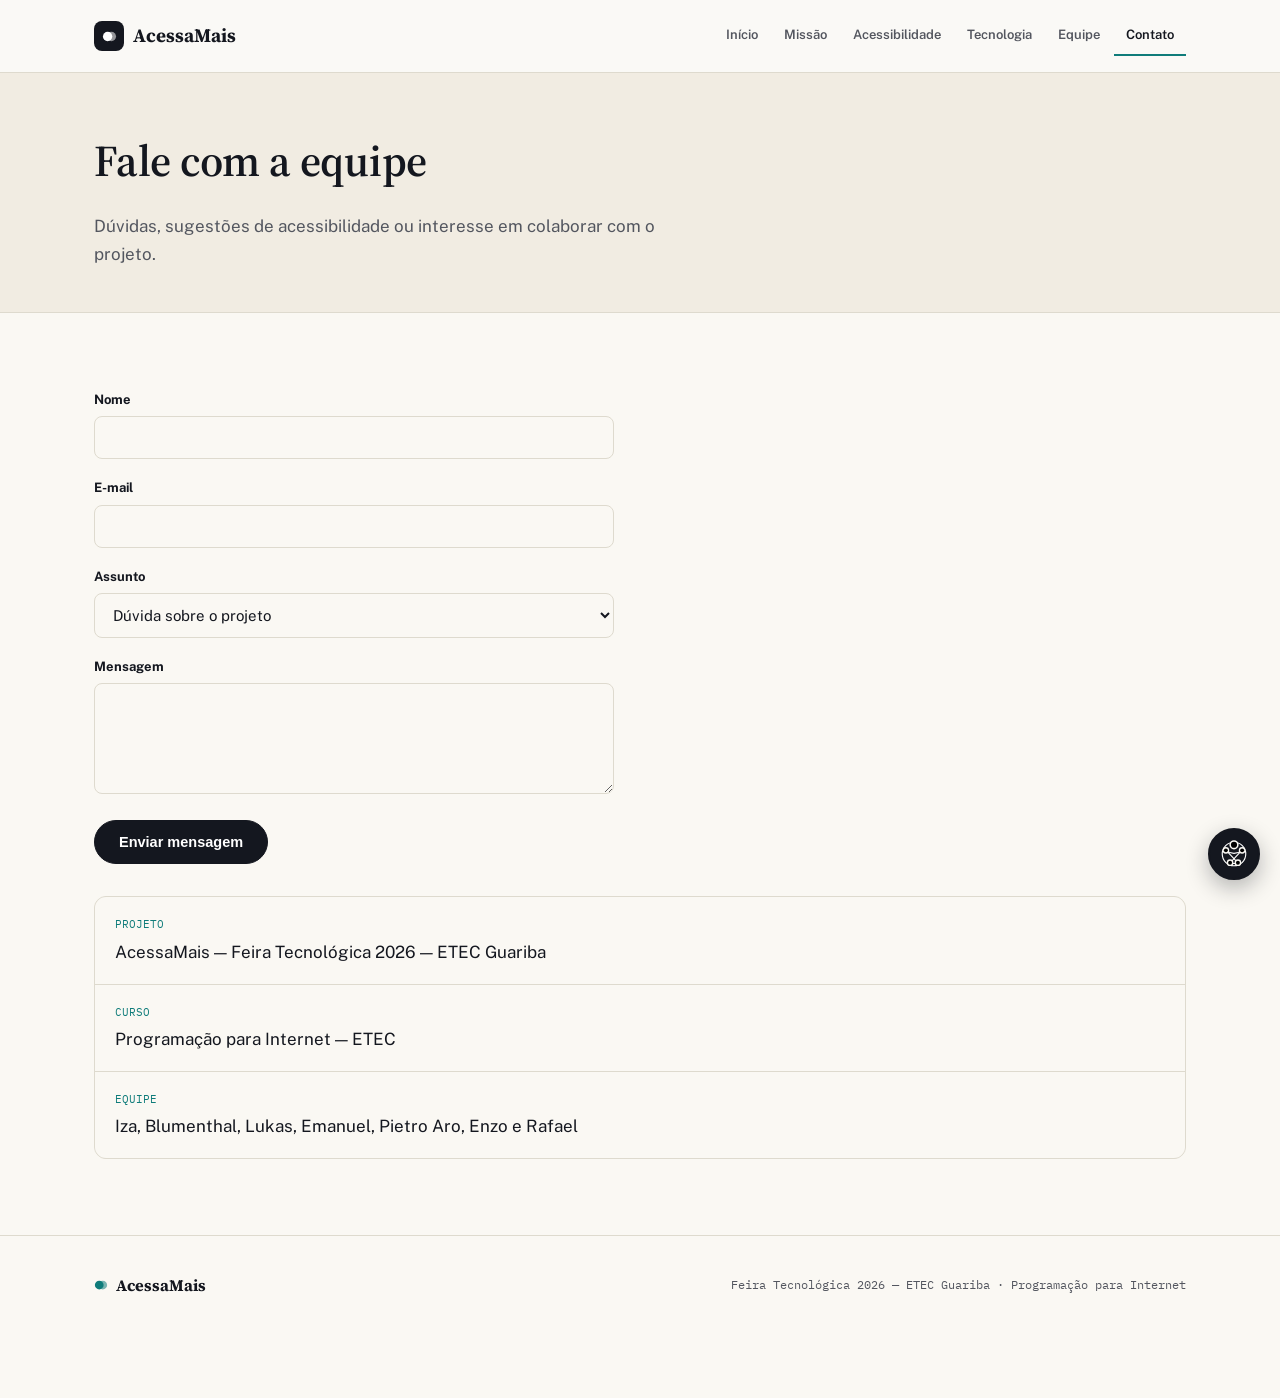
<file: contato.html>
<!DOCTYPE html>
<html lang="pt-BR">
<head>
<meta charset="UTF-8">
<meta name="viewport" content="width=device-width, initial-scale=1.0, viewport-fit=cover">
<title>Contato — AcessaMais</title>
<meta name="description" content="Canal de contato da equipe do projeto AcessaMais.">
<link rel="preconnect" href="https://fonts.googleapis.com">
<link rel="preconnect" href="https://fonts.gstatic.com" crossorigin>
<link href="https://fonts.googleapis.com/css2?family=Source+Serif+4:opsz,wght@8..60,500;8..60,600;8..60,700&family=Public+Sans:wght@400;500;600;700&family=IBM+Plex+Mono:wght@500&family=Atkinson+Hyperlegible:wght@400;700&family=Fraunces:ital,opsz,wght@0,9..144,500;1,9..144,500;1,9..144,600&display=swap" rel="stylesheet">
<link rel="icon" href="favicon.svg" type="image/svg+xml">
<link rel="stylesheet" href="style.css">
<link rel="stylesheet" href="libras.css">
<link rel="stylesheet" href="motor.css">
</head>
<body>
<svg width="0" height="0" style="position:absolute" aria-hidden="true">
  <defs>
    <symbol id="brand-icon" viewBox="0 0 24 24">
      <circle cx="9" cy="12" r="7.5"/>
      <circle cx="15" cy="12" r="7.5" opacity=".55"/>
    </symbol>
    <symbol id="inclusion-icon" viewBox="0 0 100 100">
      <circle class="ii-ring" cx="50" cy="50" r="42" fill="none" stroke="currentColor" stroke-width="4" pathLength="1"/>
      <path class="ii-line" d="M21 37 Q50 59 79 37" fill="none" stroke="currentColor" stroke-width="4" stroke-linecap="round" pathLength="1"/>
      <path class="ii-line" d="M23 38 L63 81" fill="none" stroke="currentColor" stroke-width="4" stroke-linecap="round" pathLength="1"/>
      <path class="ii-line" d="M77 38 L37 81" fill="none" stroke="currentColor" stroke-width="4" stroke-linecap="round" pathLength="1"/>
      <path class="ii-line" d="M36 81 Q50 87 64 81" fill="none" stroke="currentColor" stroke-width="4" stroke-linecap="round" pathLength="1"/>
      <circle class="ii-node" cx="50" cy="17" r="13" fill="var(--paper)" stroke="var(--paper)" stroke-width="7"/>
      <circle class="ii-node ii-fill" cx="50" cy="17" r="11"/>
      <circle class="ii-node" cx="21" cy="37" r="9" fill="var(--paper)" stroke="var(--paper)" stroke-width="6"/>
      <circle class="ii-node ii-fill" cx="21" cy="37" r="7"/>
      <circle class="ii-node" cx="79" cy="37" r="9" fill="var(--paper)" stroke="var(--paper)" stroke-width="6"/>
      <circle class="ii-node ii-fill" cx="79" cy="37" r="7"/>
      <circle class="ii-node" cx="36" cy="81" r="9" fill="var(--paper)" stroke="var(--paper)" stroke-width="6"/>
      <circle class="ii-node ii-fill" cx="36" cy="81" r="7"/>
      <circle class="ii-node" cx="64" cy="81" r="9" fill="var(--paper)" stroke="var(--paper)" stroke-width="6"/>
      <circle class="ii-node ii-fill" cx="64" cy="81" r="7"/>
    </symbol>
  </defs>
</svg>
<a href="#main" class="skip-link">Pular para o conteúdo</a>
<div class="intro-loader" id="introLoader">
  <button class="intro-skip" id="introSkip" type="button">Pular introdução</button>
  <div class="intro-content" aria-hidden="true">
    <svg class="intro-inclusion" id="introInclusion" viewBox="0 0 100 100"><use href="#inclusion-icon" xlink:href="#inclusion-icon"></use></svg>
    <span class="intro-mark" id="introMark"><svg class="spark" viewBox="0 0 24 24"><use href="#brand-icon" xlink:href="#brand-icon"></use></svg><span id="introMarkText">AcessaMais</span></span>
    <p class="intro-tagline" id="introTagline">Conhecimento para todos, do jeito de cada um.</p>
  </div>
</div>
<div class="scroll-progress" id="scrollProgress"></div>
<header class="topbar">
  <div class="wrap bar">
    <a href="index.html" class="brand"><span class="mk"><svg class="spark" viewBox="0 0 24 24"><use href="#brand-icon" xlink:href="#brand-icon"></use></svg></span>AcessaMais</a>
    <button class="navtoggle" id="navToggle" aria-label="Abrir menu" aria-expanded="false">
      <svg width="22" height="22" viewBox="0 0 24 24" fill="none">
        <path class="bar bar1" d="M3 7h18" stroke="#14171F" stroke-width="1.8" stroke-linecap="round"/>
        <path class="bar bar2" d="M3 12h18" stroke="#14171F" stroke-width="1.8" stroke-linecap="round"/>
        <path class="bar bar3" d="M3 17h18" stroke="#14171F" stroke-width="1.8" stroke-linecap="round"/>
      </svg>
    </button>
    <nav class="navlinks" id="navLinks">
      <a href="index.html">Início</a>
      <a href="missao.html">Missão</a>
      <a href="acessibilidade.html">Acessibilidade</a>
      <a href="tecnologia.html">Tecnologia</a>
      <a href="equipe.html">Equipe</a>
      <a href="contato.html" aria-current="page">Contato</a>
    </nav>
  </div>
</header>
<div class="cb-banner" id="cbBanner" role="status" aria-live="polite">🎨 <span id="cbBannerText">Modo de cor ativo</span></div>
<div class="epilepsy-banner" id="epilepsyBanner" role="status" aria-live="polite">⚠️ <span id="epilepsyBannerText">Modo epilepsia ativo</span></div>
<main id="main">
  <div class="page-head">
    <div class="wrap">
      <h1>Fale com a equipe</h1>
      <p>Dúvidas, sugestões de acessibilidade ou interesse em colaborar com o projeto.</p>
    </div>
  </div>
  <section data-narrate="Formulário de contato">
    <div class="wrap">
      <form class="form-grid" novalidate>
        <div>
          <label for="nome">Nome</label>
          <input type="text" id="nome" name="nome" autocomplete="name" required>
          <span class="field-msg"></span>
        </div>
        <div>
          <label for="email">E-mail</label>
          <input type="email" id="email" name="email" autocomplete="email" required>
          <span class="field-msg"></span>
        </div>
        <div>
          <label for="assunto">Assunto</label>
          <select id="assunto" name="assunto">
            <option>Dúvida sobre o projeto</option>
            <option>Sugestão de acessibilidade</option>
            <option>Interesse em colaborar</option>
            <option>Outro</option>
          </select>
        </div>
        <div>
          <label for="mensagem">Mensagem</label>
          <textarea id="mensagem" name="mensagem" rows="5" required></textarea>
          <span class="field-msg"></span>
        </div>
        <button type="submit" class="btn btn-primary" style="justify-self:start;">
          <span class="spinner" aria-hidden="true"></span>
          <span class="btn-label">Enviar mensagem</span>
        </button>
      </form>
      <div class="contact-info">
        <div><span class="k">Projeto</span>AcessaMais — Feira Tecnológica 2026 — ETEC Guariba</div>
        <div><span class="k">Curso</span>Programação para Internet — ETEC</div>
        <div><span class="k">Equipe</span>Iza, Blumenthal, Lukas, Emanuel, Pietro Aro, Enzo e Rafael</div>
      </div>
    </div>
  </section>
</main>
<footer>
  <div class="wrap">
    <span class="fb"><svg class="spark" viewBox="0 0 24 24"><use href="#brand-icon" xlink:href="#brand-icon"></use></svg>AcessaMais</span>
    <span class="fm">Feira Tecnológica 2026 — ETEC Guariba · Programação para Internet</span>
  </div>
</footer>
<!-- TOASTS -->
<div class="toast-wrap" id="toastWrap" role="status" aria-live="polite"></div>

<!-- VOLTAR AO TOPO -->
<button class="totop" id="toTop" aria-label="Voltar ao topo">↑</button>

<!-- BARRA DE ACESSIBILIDADE -->
<div class="a11y-bar">
  <button class="a11y-fab" id="a11yFab" aria-label="Abrir painel de acessibilidade" aria-expanded="false"><svg class="fab-icon" viewBox="0 0 100 100" aria-hidden="true"><use href="#inclusion-icon" xlink:href="#inclusion-icon"></use></svg></button>
  <div class="a11y-panel" id="a11yPanel" role="dialog" aria-label="Painel de acessibilidade">
    <button class="a11y-close" id="a11yClose" aria-label="Fechar painel">✕</button>
    <h2>Acessibilidade</h2>
    <p class="sub">Ajustes reais, aplicados agora nesta página.</p>

    <button class="a11y-listen" id="a11yListen">🔊 Ouvir esta página (IA de leitura)</button>

    <div class="a11y-group">
      <span class="lbl">Tamanho do texto</span>
      <div class="a11y-row">
        <button id="fontDec" aria-label="Diminuir fonte">A−</button>
        <button id="fontReset" aria-label="Fonte padrão">A</button>
        <button id="fontInc" aria-label="Aumentar fonte">A+</button>
      </div>
    </div>

    <div class="a11y-group">
      <span class="lbl">Contraste</span>
      <div class="a11y-row">
        <button data-toggle="high-contrast">Alto contraste</button>
      </div>
    </div>

    <div class="a11y-group">
      <span class="lbl">Epilepsia / fotossensibilidade</span>
      <div class="a11y-row">
        <button id="epilepsyToggle" class="epilepsy-btn">Modo seguro (muda tudo)</button>
      </div>
    </div>

    <div class="a11y-group">
      <span class="lbl">Paletas para os 7 tipos de daltonismo</span>
      <div class="a11y-row" id="cbRow">
        <button data-cb="none" class="active">Padrão</button>
        <button data-cb="cb-protanopia">Protanopia</button>
        <button data-cb="cb-protanomalia">Protanomalia</button>
        <button data-cb="cb-deuteranopia">Deuteranopia</button>
        <button data-cb="cb-deuteranomalia">Deuteranomalia</button>
        <button data-cb="cb-tritanopia">Tritanopia</button>
        <button data-cb="cb-tritanomalia">Tritanomalia</button>
        <button data-cb="cb-acromatopsia">Acromatopsia</button>
      </div>
    </div>

    <div class="a11y-group">
      <span class="lbl">Navegação e foco</span>
      <div class="a11y-row">
        <button data-toggle="link-highlight">Destacar links</button>
        <button data-toggle="big-click">Cliques maiores</button>
      </div>
    </div>

    <div class="a11y-group">
      <span class="lbl">Leitura</span>
      <div class="a11y-row">
        <button data-toggle="dyslexia-mode">Fonte p/ dislexia</button>
        <button data-toggle="reduce-motion">Reduzir movimento</button>
      </div>
    </div>

    <div class="a11y-group">
      <span class="lbl">Acessibilidade Motora</span>
      <div class="a11y-row">
        <button data-motor="targets" aria-pressed="false">Toque ampliado</button>
        <button data-motor="spacing" aria-pressed="false">Espaçamento</button>
      </div>
      <div class="a11y-row">
        <button data-motor="gestures" aria-pressed="false">Sem gestos</button>
        <button data-motor="confirm" aria-pressed="false">Confirmar ações</button>
      </div>
      <div class="a11y-row">
        <button data-motor="cursor" aria-pressed="false">Cursor grande</button>
        <button data-motor="focus" aria-pressed="false">Foco grande</button>
      </div>
      <div class="a11y-row">
        <button data-motor="time" aria-pressed="false">Tempo estendido</button>
      </div>
      <button class="motor-all-btn" id="motorAllBtn" type="button">Ativar todas as opções recomendadas</button>
    </div>

    <div class="a11y-group">
      <span class="lbl">Libras (Língua Brasileira de Sinais)</span>
      <button class="a11y-libras-btn" id="librasOpenBtn" aria-haspopup="dialog" aria-controls="librasPanel">
        <svg class="lt-icon" viewBox="0 0 100 100" aria-hidden="true"><use href="#inclusion-icon" xlink:href="#inclusion-icon"></use></svg>
        <span>Ativar Libras<small>Abre o intérprete em uma janela à parte</small></span>
      </button>
    </div>

    <button class="a11y-reset" id="a11yReset">Restaurar tudo</button>
  </div>
</div>

<!-- BARRA DO NARRADOR -->
<div class="narrator-bar" id="narratorBar">
  <div class="nb-progress" id="nbProgress"></div>
  <button id="nbPlayPause" aria-label="Pausar leitura">⏸</button>
  <div class="nb-info">
    <div class="nb-label">Ouvindo esta página</div>
    <div class="nb-text" id="nbText">Início</div>
  </div>
  <button id="nbStop" aria-label="Parar leitura">✕</button>
</div>
<script src="motor.js"></script>
<script src="script.js"></script>

<!-- PAINEL DE LIBRAS -->
<div class="libras-panel size-md pos-br" id="librasPanel" role="dialog" aria-label="Intérprete de Libras" aria-hidden="true">
  <div class="lp-header">
    <svg class="lt-icon" viewBox="0 0 100 100" aria-hidden="true"><use href="#inclusion-icon" xlink:href="#inclusion-icon"></use></svg>
    <div class="lp-title"><strong id="lpTitle">Libras</strong><span>AcessaMais &middot; intérprete</span></div>
    <button id="lpMinimize" aria-label="Minimizar painel de Libras">&#8211;</button>
    <button id="lpClose" aria-label="Fechar painel de Libras">&#10005;</button>
  </div>
  <div class="lp-body">
    <div class="lp-stage" id="lpStage">
      <div class="lp-placeholder"><svg class="lt-icon" viewBox="0 0 100 100" aria-hidden="true"><use href="#inclusion-icon" xlink:href="#inclusion-icon"></use></svg><p>Selecione um trecho com "Ver em Libras" para carregar o conteúdo.</p></div>
    </div>
    <div class="lp-controls">
      <button id="lpPlay" aria-label="Reproduzir">&#9654;</button>
      <button id="lpRestart" aria-label="Reiniciar">&#8635;</button>
      <div class="lp-progress" id="lpProgress"><div class="lp-progress-fill" id="lpProgressFill"></div></div>
      <button class="lp-speed" id="lpSpeedBtn">1x</button>
      <button id="lpFullscreen" aria-label="Tela cheia">&#9974;</button>
    </div>
    <p class="lp-caption" id="lpCaption"></p>

    <button class="lp-settings-toggle" id="lpSettingsToggle" aria-expanded="false" aria-controls="lpSettings">Configurações do intérprete</button>
    <div class="lp-settings" id="lpSettings">
      <span class="lbl">Tamanho</span>
      <div class="lp-set-row">
        <button data-libras-size="sm">Pequeno</button>
        <button data-libras-size="md" class="active">Médio</button>
        <button data-libras-size="lg">Grande</button>
      </div>
      <span class="lbl">Posição</span>
      <div class="lp-set-row">
        <button data-libras-pos="br" class="active">Inf. direito</button>
        <button data-libras-pos="bl">Inf. esquerdo</button>
        <button data-libras-pos="tr">Sup. direito</button>
      </div>
      <span class="lbl">Reprodução</span>
      <div class="lp-set-row">
        <button data-libras-play="manual" class="active">Manual</button>
        <button data-libras-play="auto">Automática</button>
      </div>
    </div>
  </div>
</div>
<!-- VLIBRAS — widget oficial do Governo Federal (vlibras.gov.br), gratuito e sem
     necessidade de conta/token — tradução automática de português para Libras -->
<div vw class="enabled vlibras-dock">
  <div vw-access-button class="active"></div>
  <div vw-plugin-wrapper>
    <div class="vw-plugin-top-wrapper"></div>
  </div>
</div>
<script src="https://vlibras.gov.br/app/vlibras-plugin.js"></script>
<script>
  if (window.VLibras) { new window.VLibras.Widget('https://vlibras.gov.br/app'); }
</script>

<script src="libras-data.js"></script>
<script src="libras.js"></script>
</body>
</html>
</file>
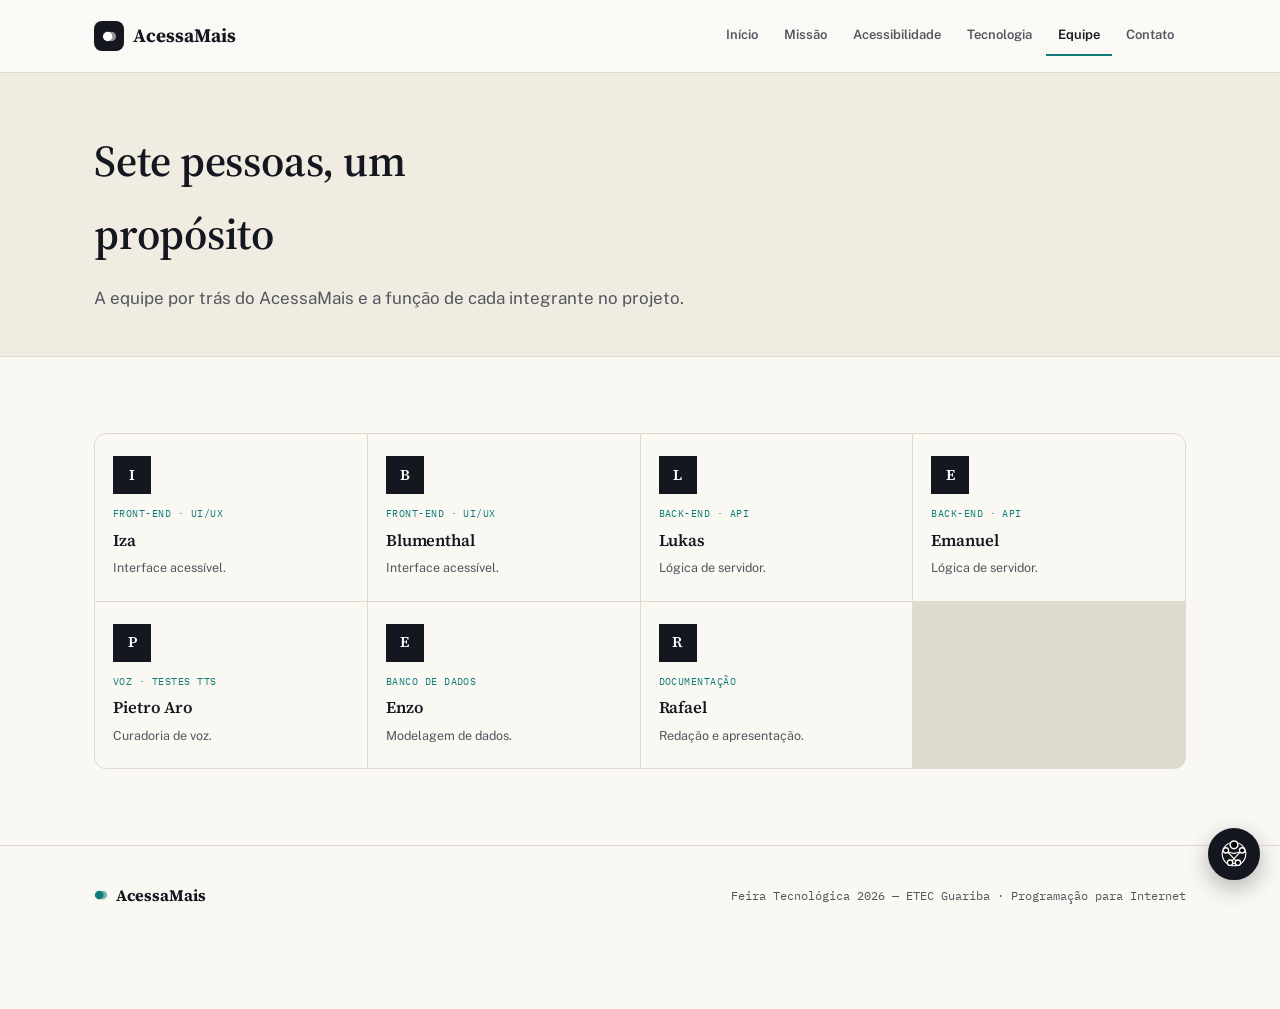
<file: equipe.html>
<!DOCTYPE html>
<html lang="pt-BR">
<head>
<meta charset="UTF-8">
<meta name="viewport" content="width=device-width, initial-scale=1.0, viewport-fit=cover">
<title>Equipe — AcessaMais</title>
<meta name="description" content="A equipe por trás do projeto AcessaMais.">
<link rel="preconnect" href="https://fonts.googleapis.com">
<link rel="preconnect" href="https://fonts.gstatic.com" crossorigin>
<link href="https://fonts.googleapis.com/css2?family=Source+Serif+4:opsz,wght@8..60,500;8..60,600;8..60,700&family=Public+Sans:wght@400;500;600;700&family=IBM+Plex+Mono:wght@500&family=Atkinson+Hyperlegible:wght@400;700&family=Fraunces:ital,opsz,wght@0,9..144,500;1,9..144,500;1,9..144,600&display=swap" rel="stylesheet">
<link rel="icon" href="favicon.svg" type="image/svg+xml">
<link rel="stylesheet" href="style.css">
<link rel="stylesheet" href="libras.css">
<link rel="stylesheet" href="motor.css">
</head>
<body>
<svg width="0" height="0" style="position:absolute" aria-hidden="true">
  <defs>
    <symbol id="brand-icon" viewBox="0 0 24 24">
      <circle cx="9" cy="12" r="7.5"/>
      <circle cx="15" cy="12" r="7.5" opacity=".55"/>
    </symbol>
    <symbol id="inclusion-icon" viewBox="0 0 100 100">
      <circle class="ii-ring" cx="50" cy="50" r="42" fill="none" stroke="currentColor" stroke-width="4" pathLength="1"/>
      <path class="ii-line" d="M21 37 Q50 59 79 37" fill="none" stroke="currentColor" stroke-width="4" stroke-linecap="round" pathLength="1"/>
      <path class="ii-line" d="M23 38 L63 81" fill="none" stroke="currentColor" stroke-width="4" stroke-linecap="round" pathLength="1"/>
      <path class="ii-line" d="M77 38 L37 81" fill="none" stroke="currentColor" stroke-width="4" stroke-linecap="round" pathLength="1"/>
      <path class="ii-line" d="M36 81 Q50 87 64 81" fill="none" stroke="currentColor" stroke-width="4" stroke-linecap="round" pathLength="1"/>
      <circle class="ii-node" cx="50" cy="17" r="13" fill="var(--paper)" stroke="var(--paper)" stroke-width="7"/>
      <circle class="ii-node ii-fill" cx="50" cy="17" r="11"/>
      <circle class="ii-node" cx="21" cy="37" r="9" fill="var(--paper)" stroke="var(--paper)" stroke-width="6"/>
      <circle class="ii-node ii-fill" cx="21" cy="37" r="7"/>
      <circle class="ii-node" cx="79" cy="37" r="9" fill="var(--paper)" stroke="var(--paper)" stroke-width="6"/>
      <circle class="ii-node ii-fill" cx="79" cy="37" r="7"/>
      <circle class="ii-node" cx="36" cy="81" r="9" fill="var(--paper)" stroke="var(--paper)" stroke-width="6"/>
      <circle class="ii-node ii-fill" cx="36" cy="81" r="7"/>
      <circle class="ii-node" cx="64" cy="81" r="9" fill="var(--paper)" stroke="var(--paper)" stroke-width="6"/>
      <circle class="ii-node ii-fill" cx="64" cy="81" r="7"/>
    </symbol>
  </defs>
</svg>
<a href="#main" class="skip-link">Pular para o conteúdo</a>
<div class="intro-loader" id="introLoader">
  <button class="intro-skip" id="introSkip" type="button">Pular introdução</button>
  <div class="intro-content" aria-hidden="true">
    <svg class="intro-inclusion" id="introInclusion" viewBox="0 0 100 100"><use href="#inclusion-icon" xlink:href="#inclusion-icon"></use></svg>
    <span class="intro-mark" id="introMark"><svg class="spark" viewBox="0 0 24 24"><use href="#brand-icon" xlink:href="#brand-icon"></use></svg><span id="introMarkText">AcessaMais</span></span>
    <p class="intro-tagline" id="introTagline">Conhecimento para todos, do jeito de cada um.</p>
  </div>
</div>
<div class="scroll-progress" id="scrollProgress"></div>
<header class="topbar">
  <div class="wrap bar">
    <a href="index.html" class="brand"><span class="mk"><svg class="spark" viewBox="0 0 24 24"><use href="#brand-icon" xlink:href="#brand-icon"></use></svg></span>AcessaMais</a>
    <button class="navtoggle" id="navToggle" aria-label="Abrir menu" aria-expanded="false">
      <svg width="22" height="22" viewBox="0 0 24 24" fill="none">
        <path class="bar bar1" d="M3 7h18" stroke="#14171F" stroke-width="1.8" stroke-linecap="round"/>
        <path class="bar bar2" d="M3 12h18" stroke="#14171F" stroke-width="1.8" stroke-linecap="round"/>
        <path class="bar bar3" d="M3 17h18" stroke="#14171F" stroke-width="1.8" stroke-linecap="round"/>
      </svg>
    </button>
    <nav class="navlinks" id="navLinks">
      <a href="index.html">Início</a>
      <a href="missao.html">Missão</a>
      <a href="acessibilidade.html">Acessibilidade</a>
      <a href="tecnologia.html">Tecnologia</a>
      <a href="equipe.html" aria-current="page">Equipe</a>
      <a href="contato.html">Contato</a>
    </nav>
  </div>
</header>
<div class="cb-banner" id="cbBanner" role="status" aria-live="polite">🎨 <span id="cbBannerText">Modo de cor ativo</span></div>
<div class="epilepsy-banner" id="epilepsyBanner" role="status" aria-live="polite">⚠️ <span id="epilepsyBannerText">Modo epilepsia ativo</span></div>
<main id="main">
  <div class="page-head">
    <div class="wrap">
      <h1>Sete pessoas, um propósito</h1>
      <p>A equipe por trás do AcessaMais e a função de cada integrante no projeto.</p>
    </div>
  </div>
  <section data-narrate="Equipe e créditos">
    <div class="wrap">
      <div class="team-grid">
        <div class="team-card"><div class="av">I</div><span class="role">Front-end · UI/UX</span><h3>Iza</h3><p>Interface acessível.</p></div>
        <div class="team-card"><div class="av">B</div><span class="role">Front-end · UI/UX</span><h3>Blumenthal</h3><p>Interface acessível.</p></div>
        <div class="team-card"><div class="av">L</div><span class="role">Back-end · API</span><h3>Lukas</h3><p>Lógica de servidor.</p></div>
        <div class="team-card"><div class="av">E</div><span class="role">Back-end · API</span><h3>Emanuel</h3><p>Lógica de servidor.</p></div>
        <div class="team-card"><div class="av">P</div><span class="role">Voz · Testes TTS</span><h3>Pietro Aro</h3><p>Curadoria de voz.</p></div>
        <div class="team-card"><div class="av">E</div><span class="role">Banco de dados</span><h3>Enzo</h3><p>Modelagem de dados.</p></div>
        <div class="team-card"><div class="av">R</div><span class="role">Documentação</span><h3>Rafael</h3><p>Redação e apresentação.</p></div>
      </div>
    </div>
  </section>
</main>
<footer>
  <div class="wrap">
    <span class="fb"><svg class="spark" viewBox="0 0 24 24"><use href="#brand-icon" xlink:href="#brand-icon"></use></svg>AcessaMais</span>
    <span class="fm">Feira Tecnológica 2026 — ETEC Guariba · Programação para Internet</span>
  </div>
</footer>
<!-- TOASTS -->
<div class="toast-wrap" id="toastWrap" role="status" aria-live="polite"></div>

<!-- VOLTAR AO TOPO -->
<button class="totop" id="toTop" aria-label="Voltar ao topo">↑</button>

<!-- BARRA DE ACESSIBILIDADE -->
<div class="a11y-bar">
  <button class="a11y-fab" id="a11yFab" aria-label="Abrir painel de acessibilidade" aria-expanded="false"><svg class="fab-icon" viewBox="0 0 100 100" aria-hidden="true"><use href="#inclusion-icon" xlink:href="#inclusion-icon"></use></svg></button>
  <div class="a11y-panel" id="a11yPanel" role="dialog" aria-label="Painel de acessibilidade">
    <button class="a11y-close" id="a11yClose" aria-label="Fechar painel">✕</button>
    <h2>Acessibilidade</h2>
    <p class="sub">Ajustes reais, aplicados agora nesta página.</p>

    <button class="a11y-listen" id="a11yListen">🔊 Ouvir esta página (IA de leitura)</button>

    <div class="a11y-group">
      <span class="lbl">Tamanho do texto</span>
      <div class="a11y-row">
        <button id="fontDec" aria-label="Diminuir fonte">A−</button>
        <button id="fontReset" aria-label="Fonte padrão">A</button>
        <button id="fontInc" aria-label="Aumentar fonte">A+</button>
      </div>
    </div>

    <div class="a11y-group">
      <span class="lbl">Contraste</span>
      <div class="a11y-row">
        <button data-toggle="high-contrast">Alto contraste</button>
      </div>
    </div>

    <div class="a11y-group">
      <span class="lbl">Epilepsia / fotossensibilidade</span>
      <div class="a11y-row">
        <button id="epilepsyToggle" class="epilepsy-btn">Modo seguro (muda tudo)</button>
      </div>
    </div>

    <div class="a11y-group">
      <span class="lbl">Paletas para os 7 tipos de daltonismo</span>
      <div class="a11y-row" id="cbRow">
        <button data-cb="none" class="active">Padrão</button>
        <button data-cb="cb-protanopia">Protanopia</button>
        <button data-cb="cb-protanomalia">Protanomalia</button>
        <button data-cb="cb-deuteranopia">Deuteranopia</button>
        <button data-cb="cb-deuteranomalia">Deuteranomalia</button>
        <button data-cb="cb-tritanopia">Tritanopia</button>
        <button data-cb="cb-tritanomalia">Tritanomalia</button>
        <button data-cb="cb-acromatopsia">Acromatopsia</button>
      </div>
    </div>

    <div class="a11y-group">
      <span class="lbl">Navegação e foco</span>
      <div class="a11y-row">
        <button data-toggle="link-highlight">Destacar links</button>
        <button data-toggle="big-click">Cliques maiores</button>
      </div>
    </div>

    <div class="a11y-group">
      <span class="lbl">Leitura</span>
      <div class="a11y-row">
        <button data-toggle="dyslexia-mode">Fonte p/ dislexia</button>
        <button data-toggle="reduce-motion">Reduzir movimento</button>
      </div>
    </div>

    <div class="a11y-group">
      <span class="lbl">Acessibilidade Motora</span>
      <div class="a11y-row">
        <button data-motor="targets" aria-pressed="false">Toque ampliado</button>
        <button data-motor="spacing" aria-pressed="false">Espaçamento</button>
      </div>
      <div class="a11y-row">
        <button data-motor="gestures" aria-pressed="false">Sem gestos</button>
        <button data-motor="confirm" aria-pressed="false">Confirmar ações</button>
      </div>
      <div class="a11y-row">
        <button data-motor="cursor" aria-pressed="false">Cursor grande</button>
        <button data-motor="focus" aria-pressed="false">Foco grande</button>
      </div>
      <div class="a11y-row">
        <button data-motor="time" aria-pressed="false">Tempo estendido</button>
      </div>
      <button class="motor-all-btn" id="motorAllBtn" type="button">Ativar todas as opções recomendadas</button>
    </div>

    <div class="a11y-group">
      <span class="lbl">Libras (Língua Brasileira de Sinais)</span>
      <button class="a11y-libras-btn" id="librasOpenBtn" aria-haspopup="dialog" aria-controls="librasPanel">
        <svg class="lt-icon" viewBox="0 0 100 100" aria-hidden="true"><use href="#inclusion-icon" xlink:href="#inclusion-icon"></use></svg>
        <span>Ativar Libras<small>Abre o intérprete em uma janela à parte</small></span>
      </button>
    </div>

    <button class="a11y-reset" id="a11yReset">Restaurar tudo</button>
  </div>
</div>

<!-- BARRA DO NARRADOR -->
<div class="narrator-bar" id="narratorBar">
  <div class="nb-progress" id="nbProgress"></div>
  <button id="nbPlayPause" aria-label="Pausar leitura">⏸</button>
  <div class="nb-info">
    <div class="nb-label">Ouvindo esta página</div>
    <div class="nb-text" id="nbText">Início</div>
  </div>
  <button id="nbStop" aria-label="Parar leitura">✕</button>
</div>
<script src="motor.js"></script>
<script src="script.js"></script>

<!-- PAINEL DE LIBRAS -->
<div class="libras-panel size-md pos-br" id="librasPanel" role="dialog" aria-label="Intérprete de Libras" aria-hidden="true">
  <div class="lp-header">
    <svg class="lt-icon" viewBox="0 0 100 100" aria-hidden="true"><use href="#inclusion-icon" xlink:href="#inclusion-icon"></use></svg>
    <div class="lp-title"><strong id="lpTitle">Libras</strong><span>AcessaMais &middot; intérprete</span></div>
    <button id="lpMinimize" aria-label="Minimizar painel de Libras">&#8211;</button>
    <button id="lpClose" aria-label="Fechar painel de Libras">&#10005;</button>
  </div>
  <div class="lp-body">
    <div class="lp-stage" id="lpStage">
      <div class="lp-placeholder"><svg class="lt-icon" viewBox="0 0 100 100" aria-hidden="true"><use href="#inclusion-icon" xlink:href="#inclusion-icon"></use></svg><p>Selecione um trecho com "Ver em Libras" para carregar o conteúdo.</p></div>
    </div>
    <div class="lp-controls">
      <button id="lpPlay" aria-label="Reproduzir">&#9654;</button>
      <button id="lpRestart" aria-label="Reiniciar">&#8635;</button>
      <div class="lp-progress" id="lpProgress"><div class="lp-progress-fill" id="lpProgressFill"></div></div>
      <button class="lp-speed" id="lpSpeedBtn">1x</button>
      <button id="lpFullscreen" aria-label="Tela cheia">&#9974;</button>
    </div>
    <p class="lp-caption" id="lpCaption"></p>

    <button class="lp-settings-toggle" id="lpSettingsToggle" aria-expanded="false" aria-controls="lpSettings">Configurações do intérprete</button>
    <div class="lp-settings" id="lpSettings">
      <span class="lbl">Tamanho</span>
      <div class="lp-set-row">
        <button data-libras-size="sm">Pequeno</button>
        <button data-libras-size="md" class="active">Médio</button>
        <button data-libras-size="lg">Grande</button>
      </div>
      <span class="lbl">Posição</span>
      <div class="lp-set-row">
        <button data-libras-pos="br" class="active">Inf. direito</button>
        <button data-libras-pos="bl">Inf. esquerdo</button>
        <button data-libras-pos="tr">Sup. direito</button>
      </div>
      <span class="lbl">Reprodução</span>
      <div class="lp-set-row">
        <button data-libras-play="manual" class="active">Manual</button>
        <button data-libras-play="auto">Automática</button>
      </div>
    </div>
  </div>
</div>
<!-- VLIBRAS — widget oficial do Governo Federal (vlibras.gov.br), gratuito e sem
     necessidade de conta/token — tradução automática de português para Libras -->
<div vw class="enabled vlibras-dock">
  <div vw-access-button class="active"></div>
  <div vw-plugin-wrapper>
    <div class="vw-plugin-top-wrapper"></div>
  </div>
</div>
<script src="https://vlibras.gov.br/app/vlibras-plugin.js"></script>
<script>
  if (window.VLibras) { new window.VLibras.Widget('https://vlibras.gov.br/app'); }
</script>

<script src="libras-data.js"></script>
<script src="libras.js"></script>
</body>
</html>
</file>
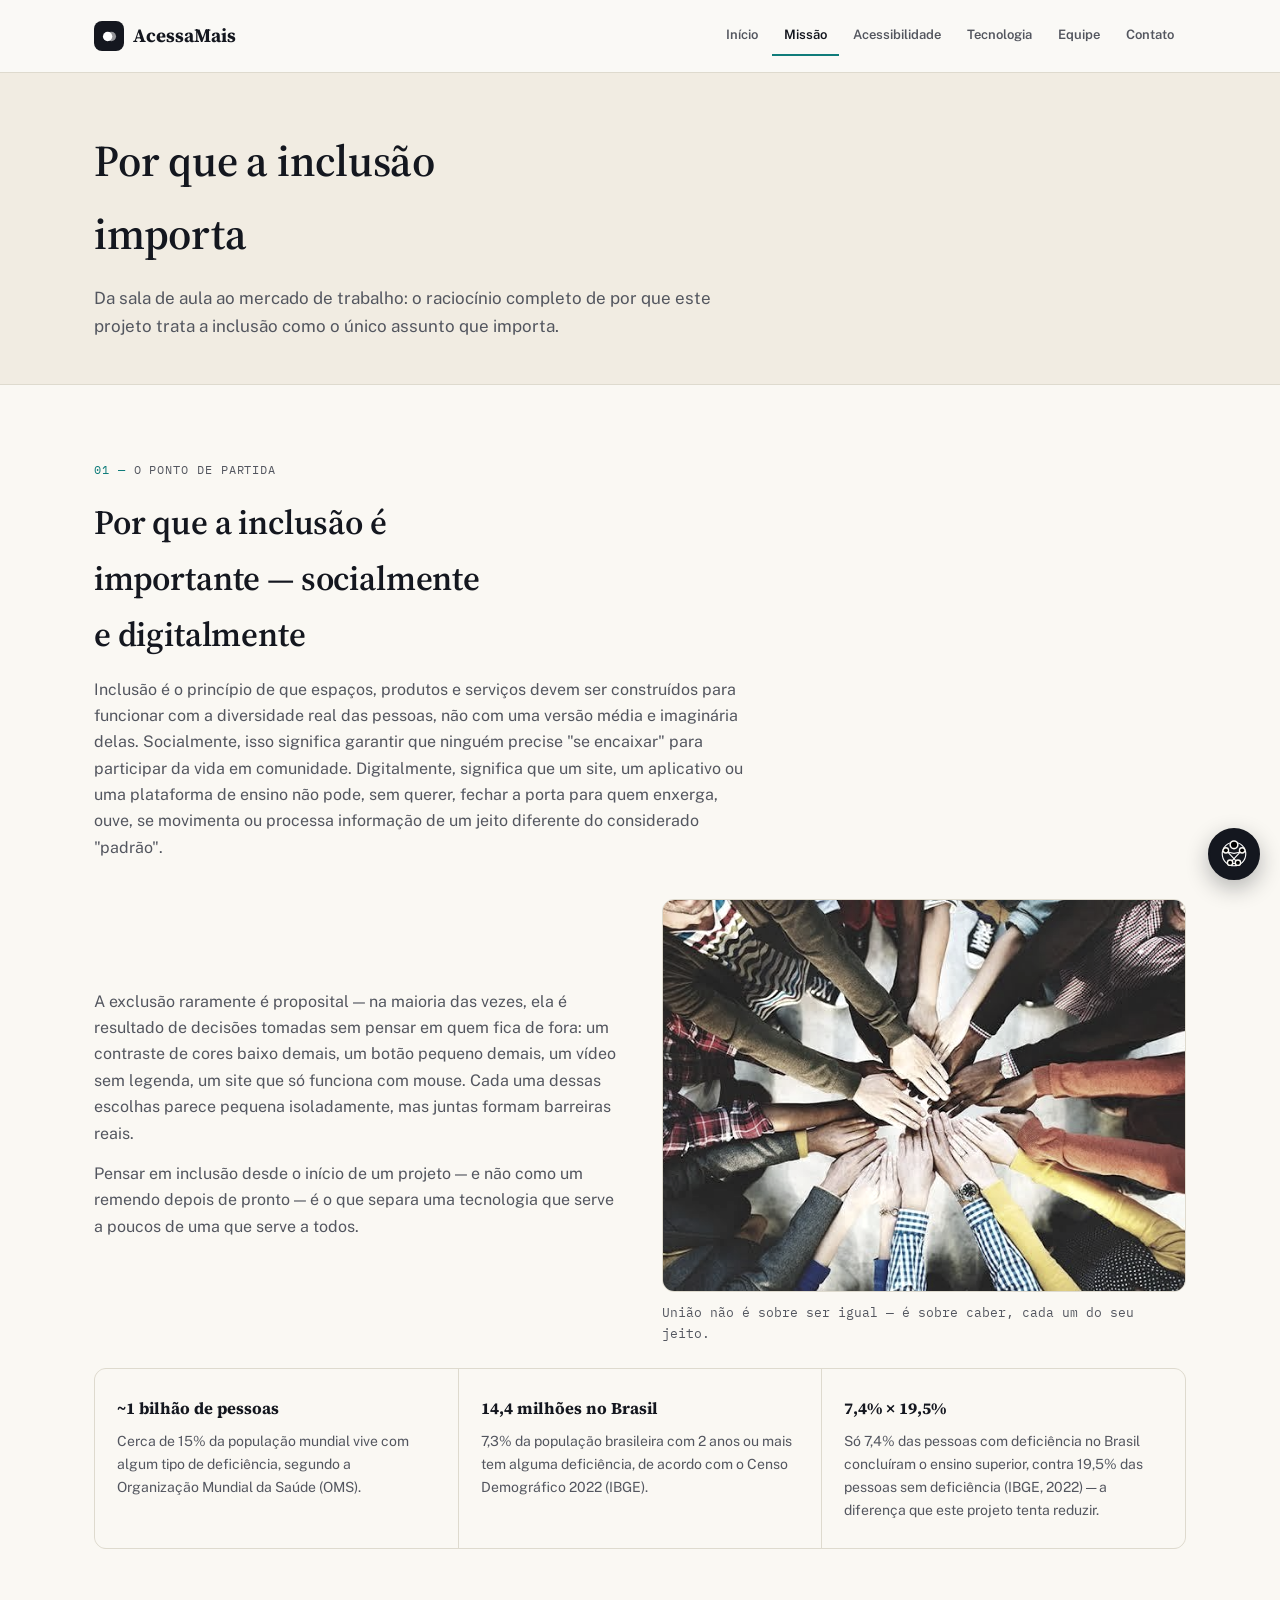
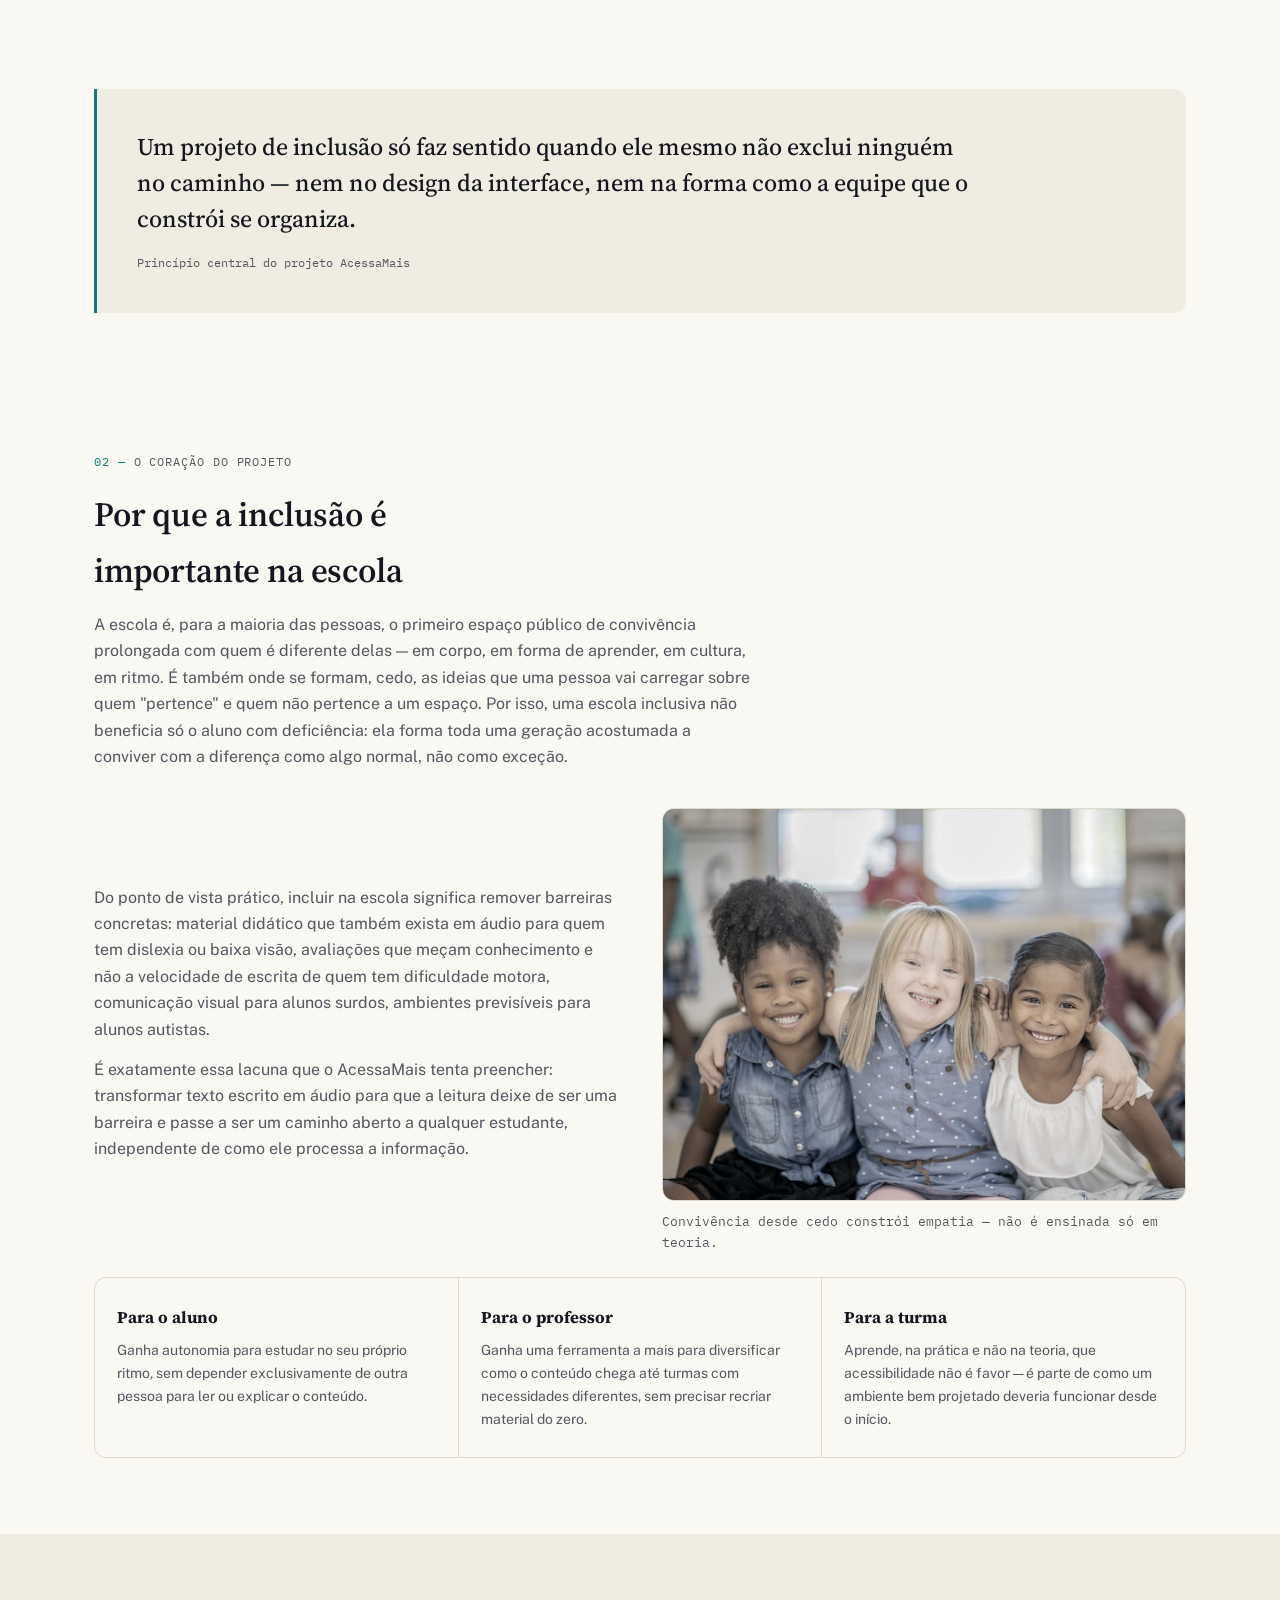
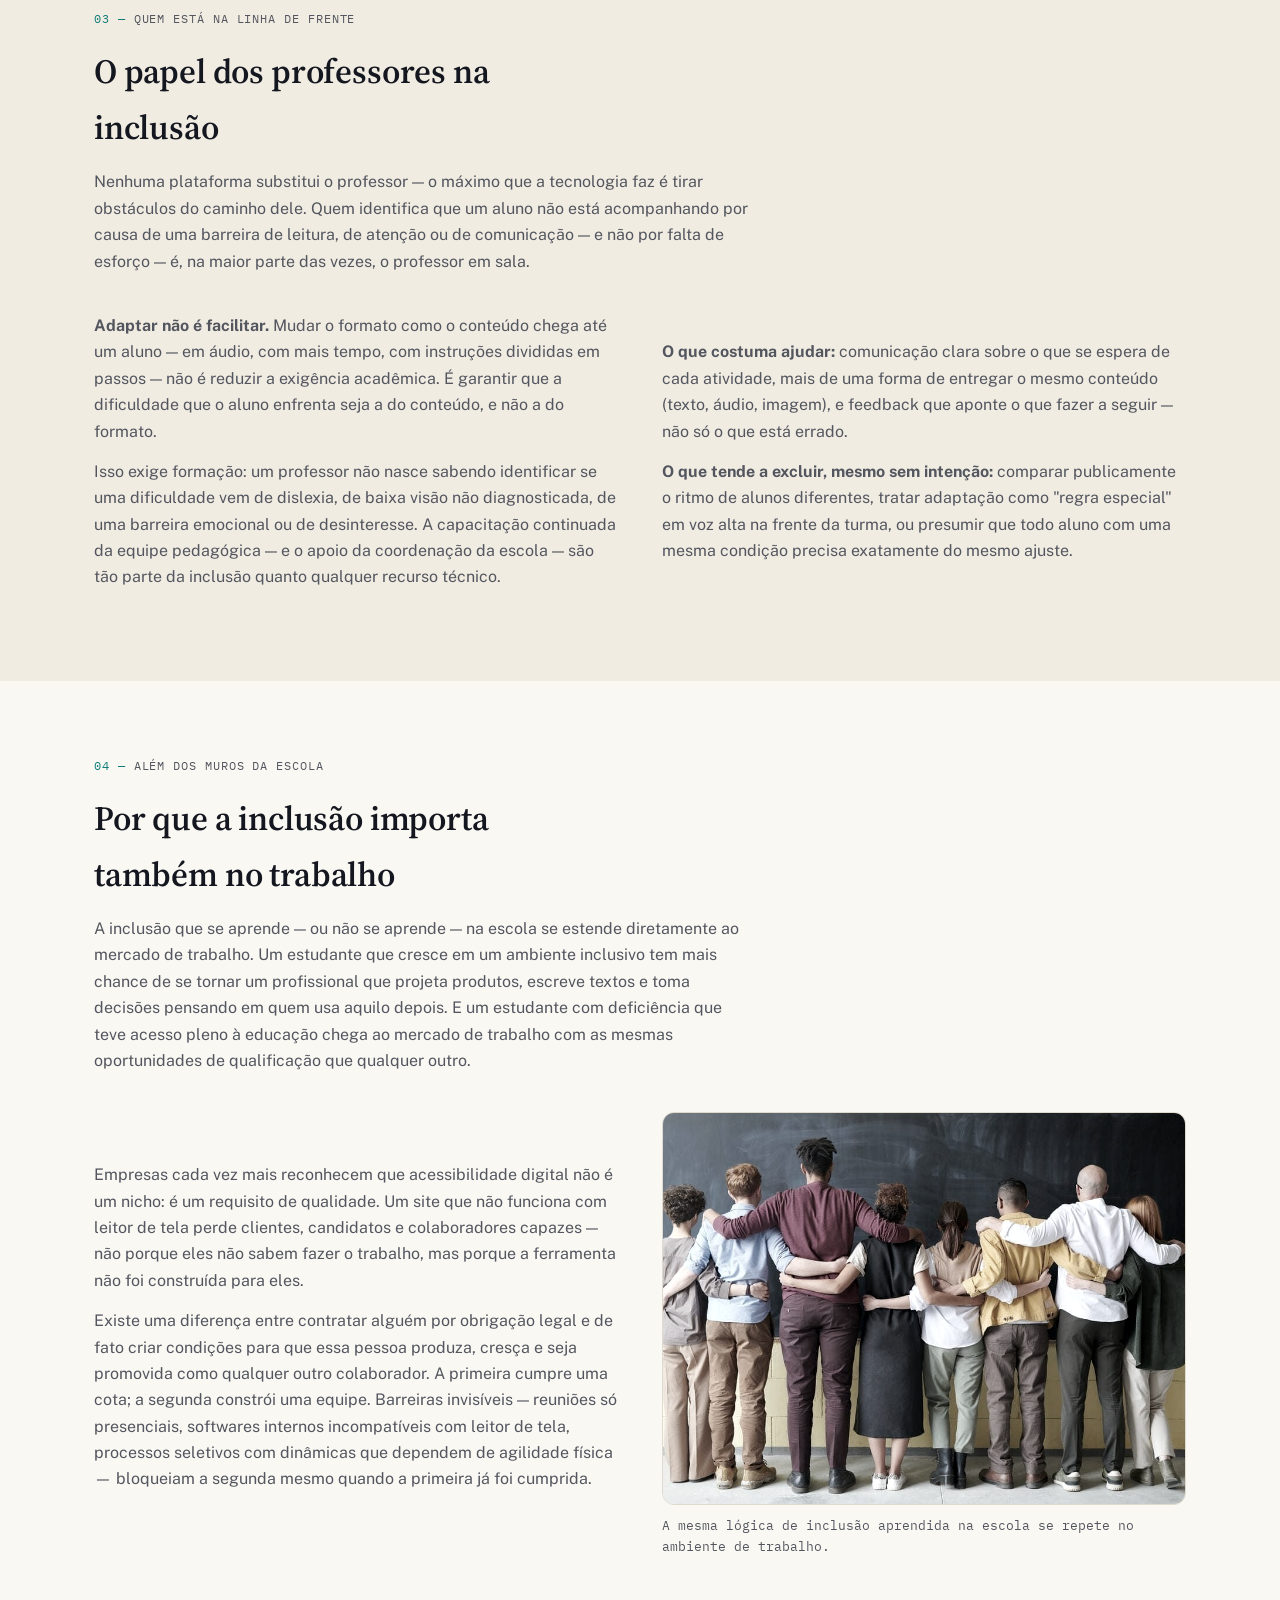
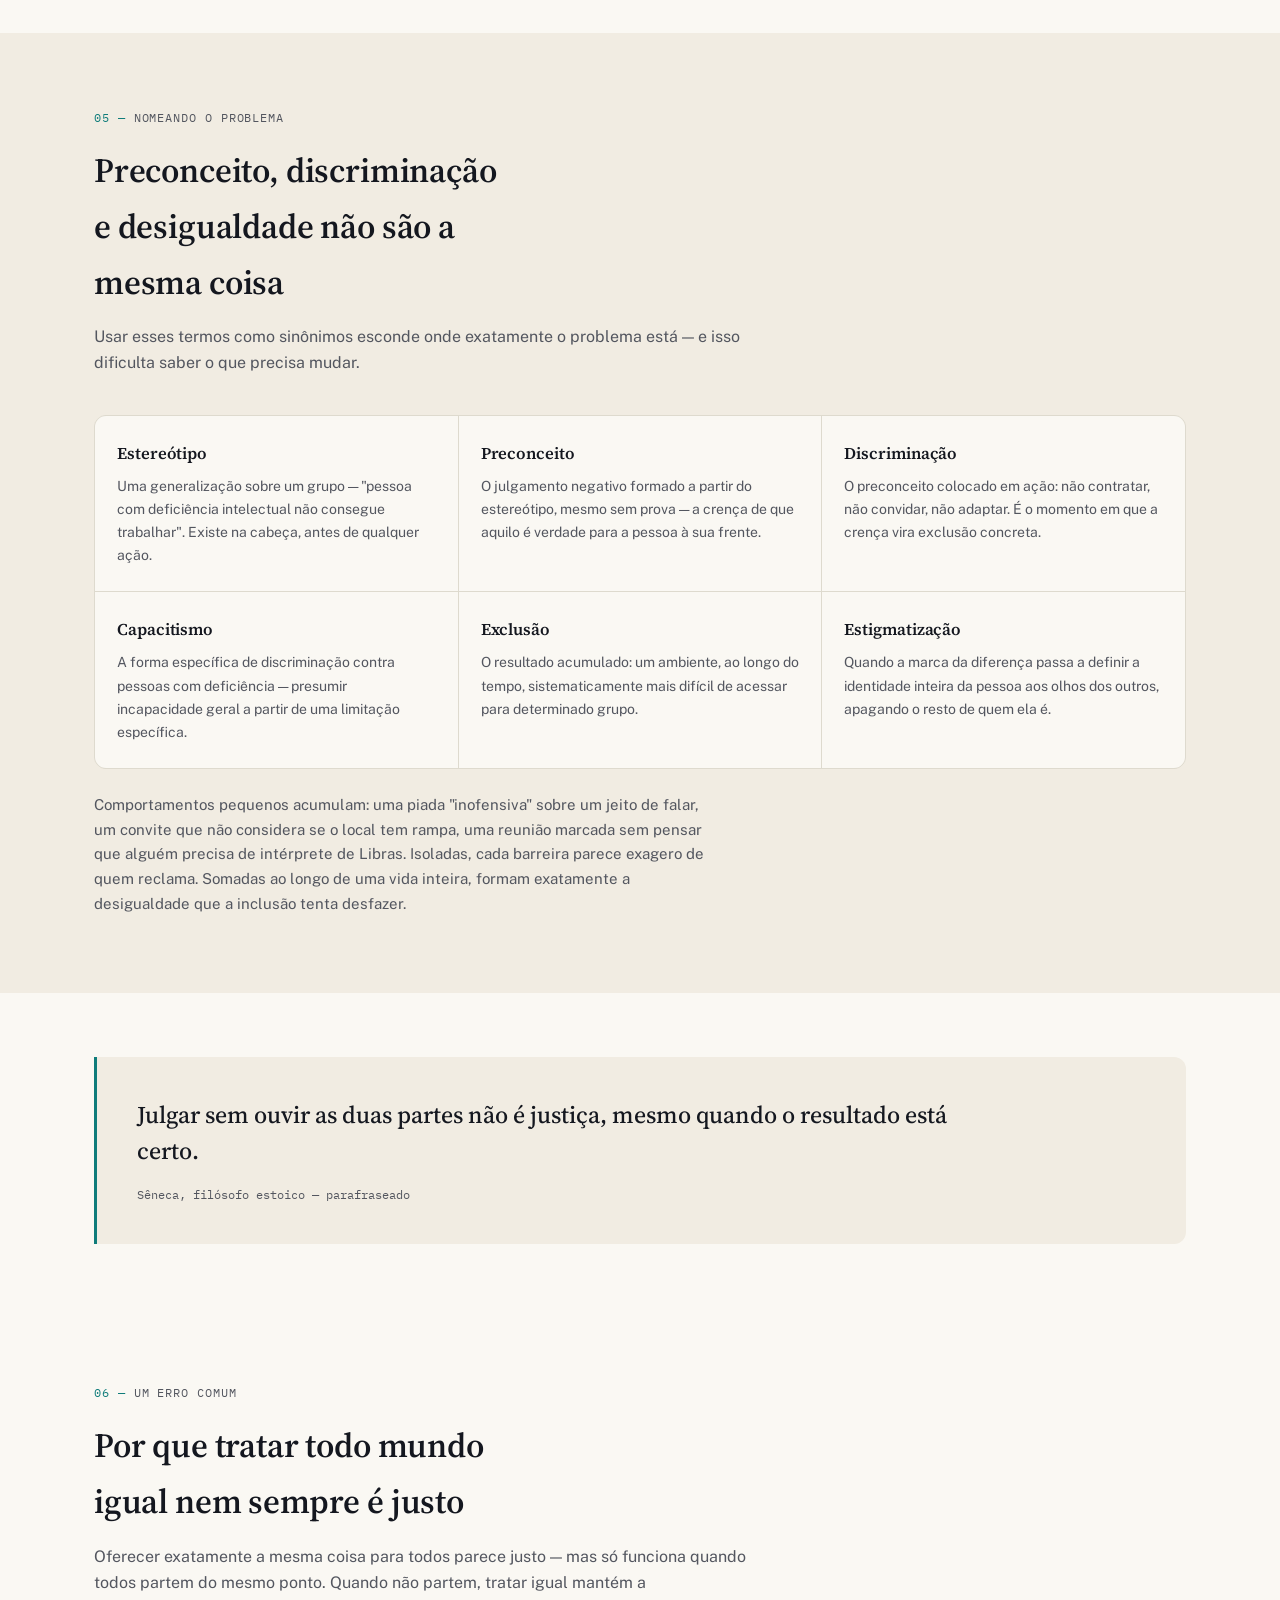
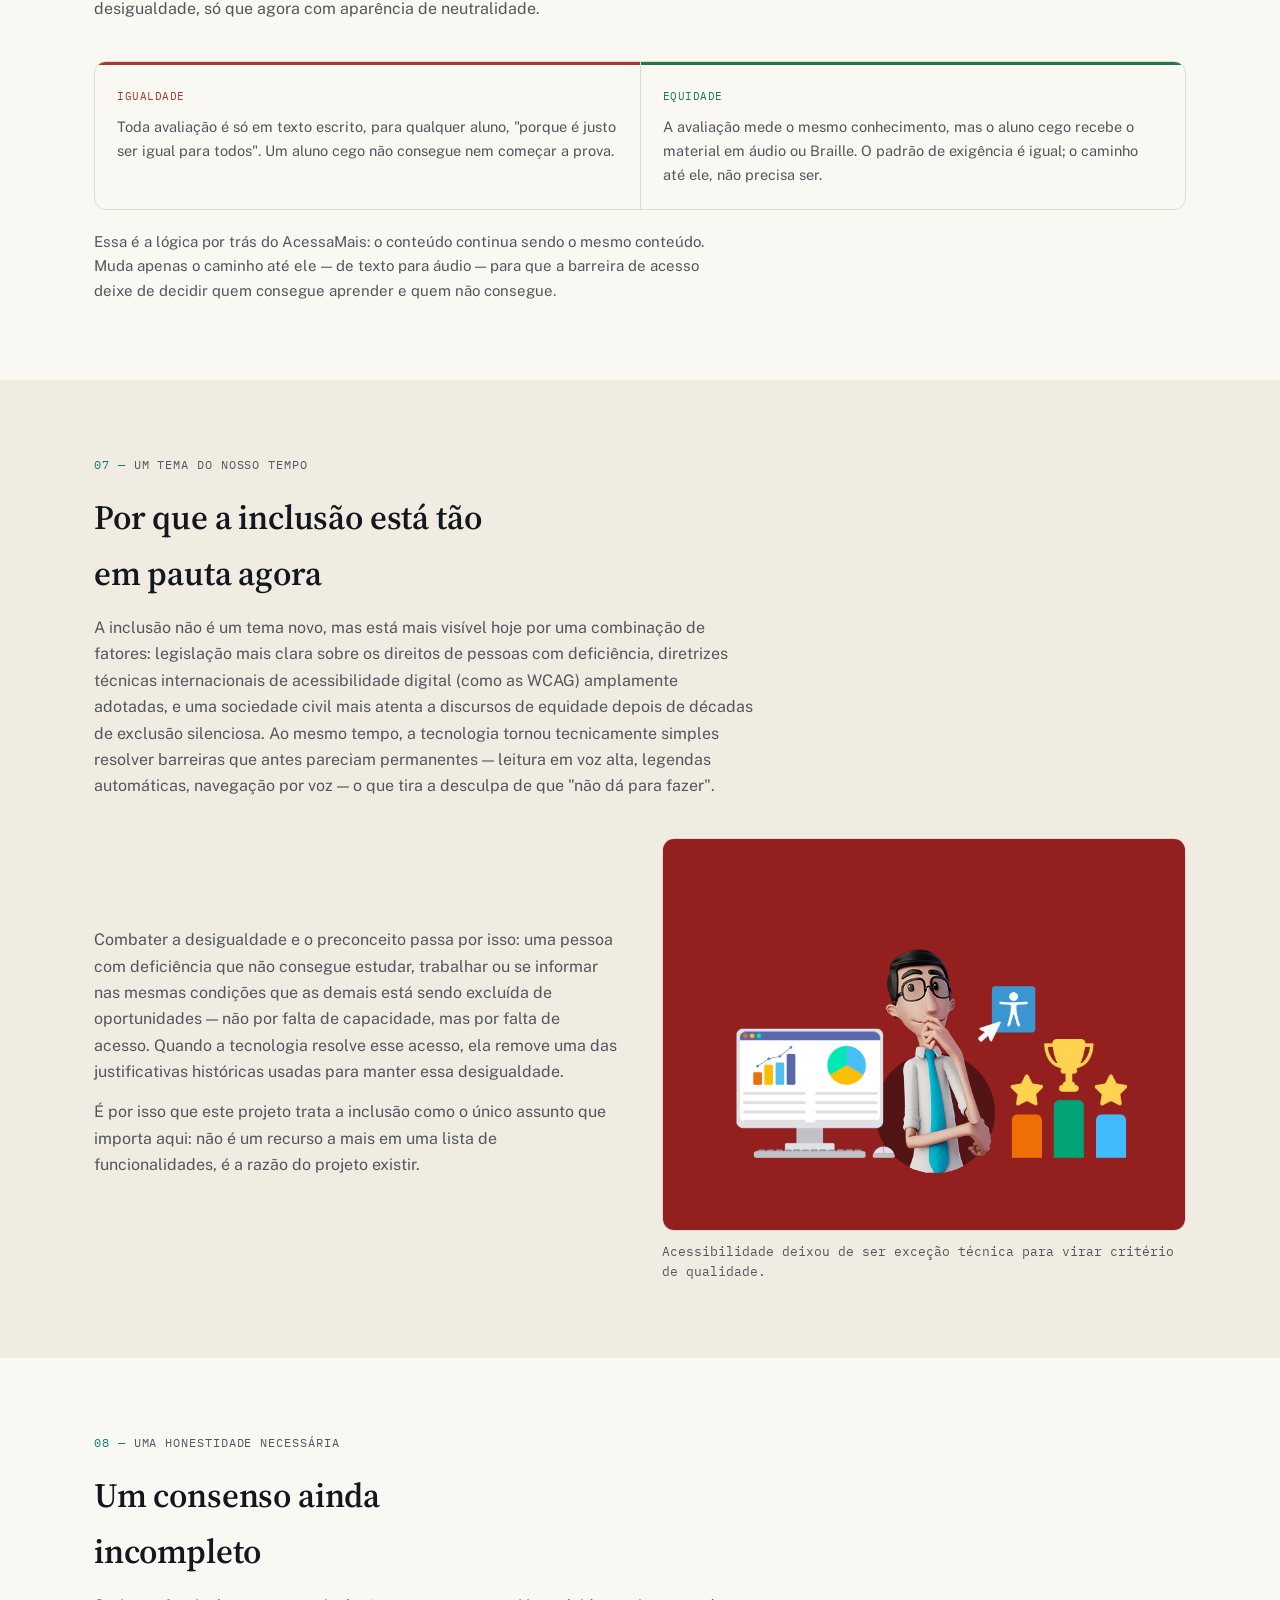
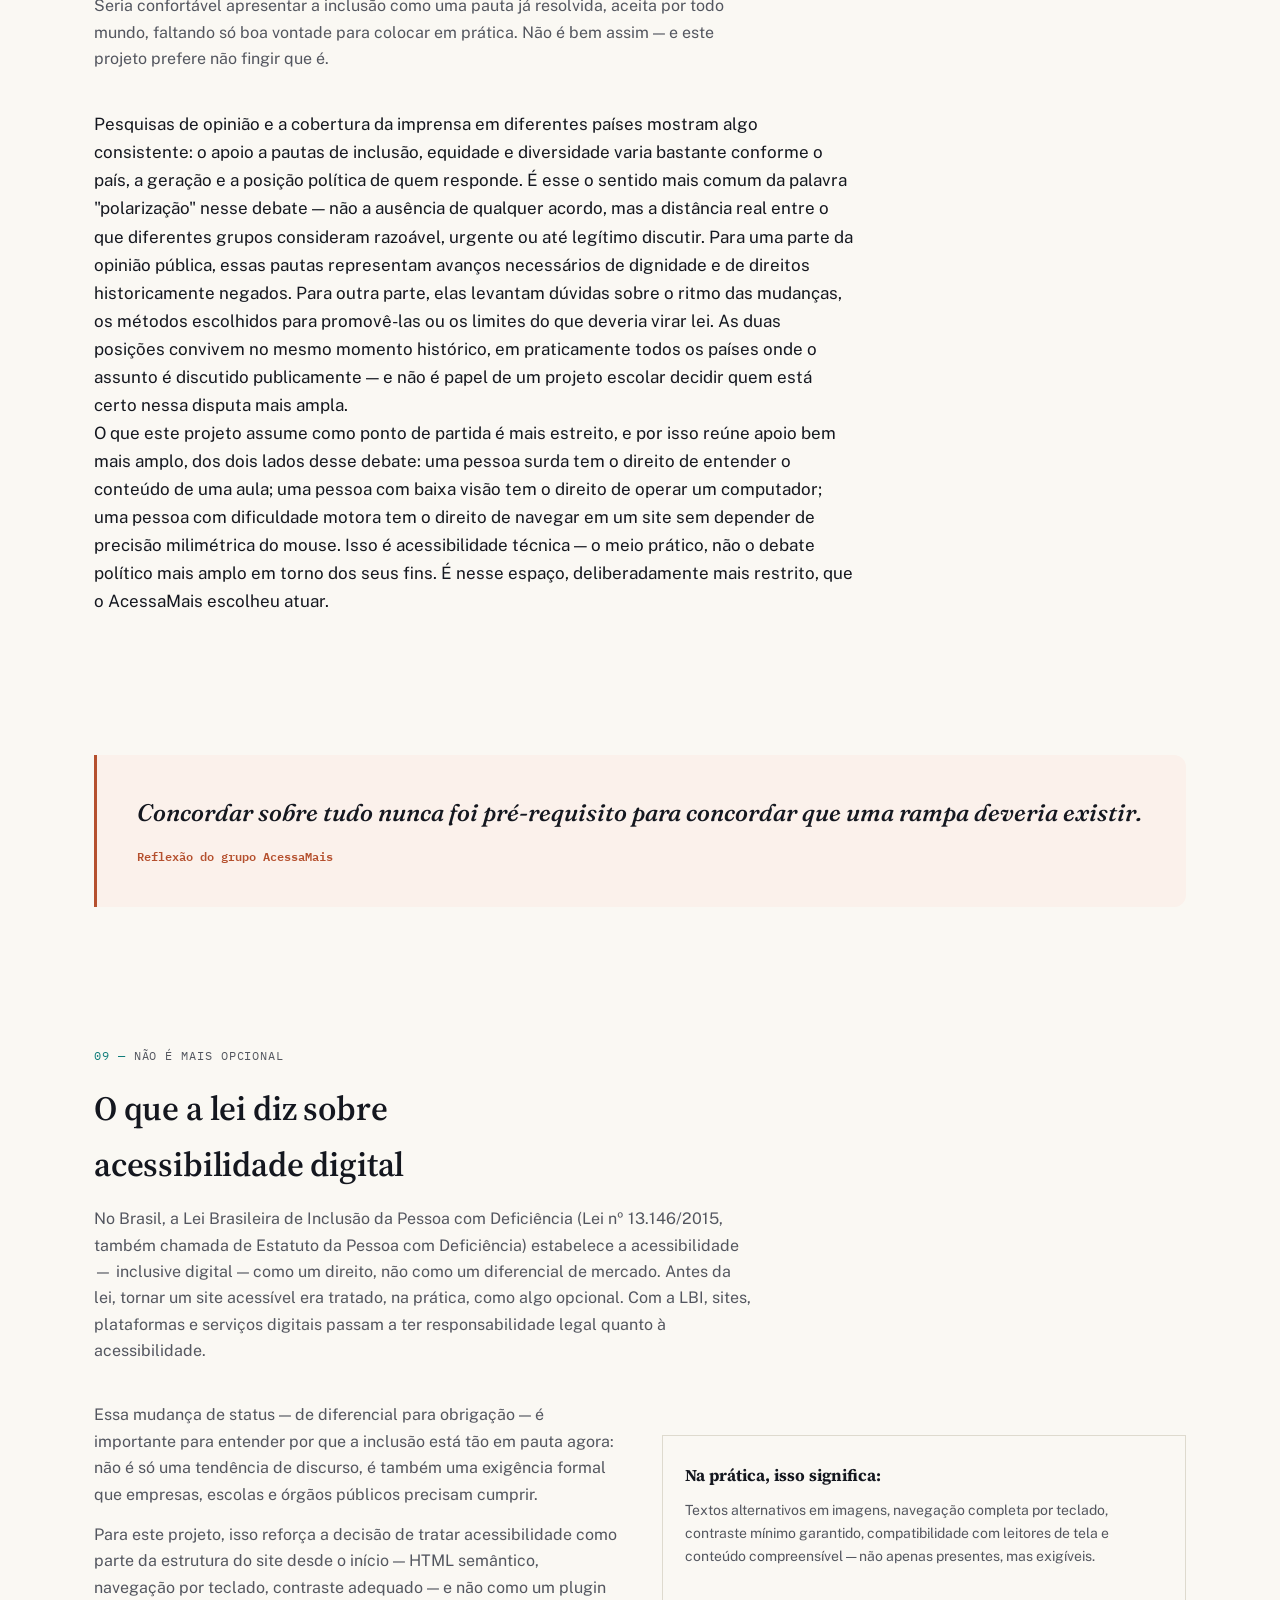
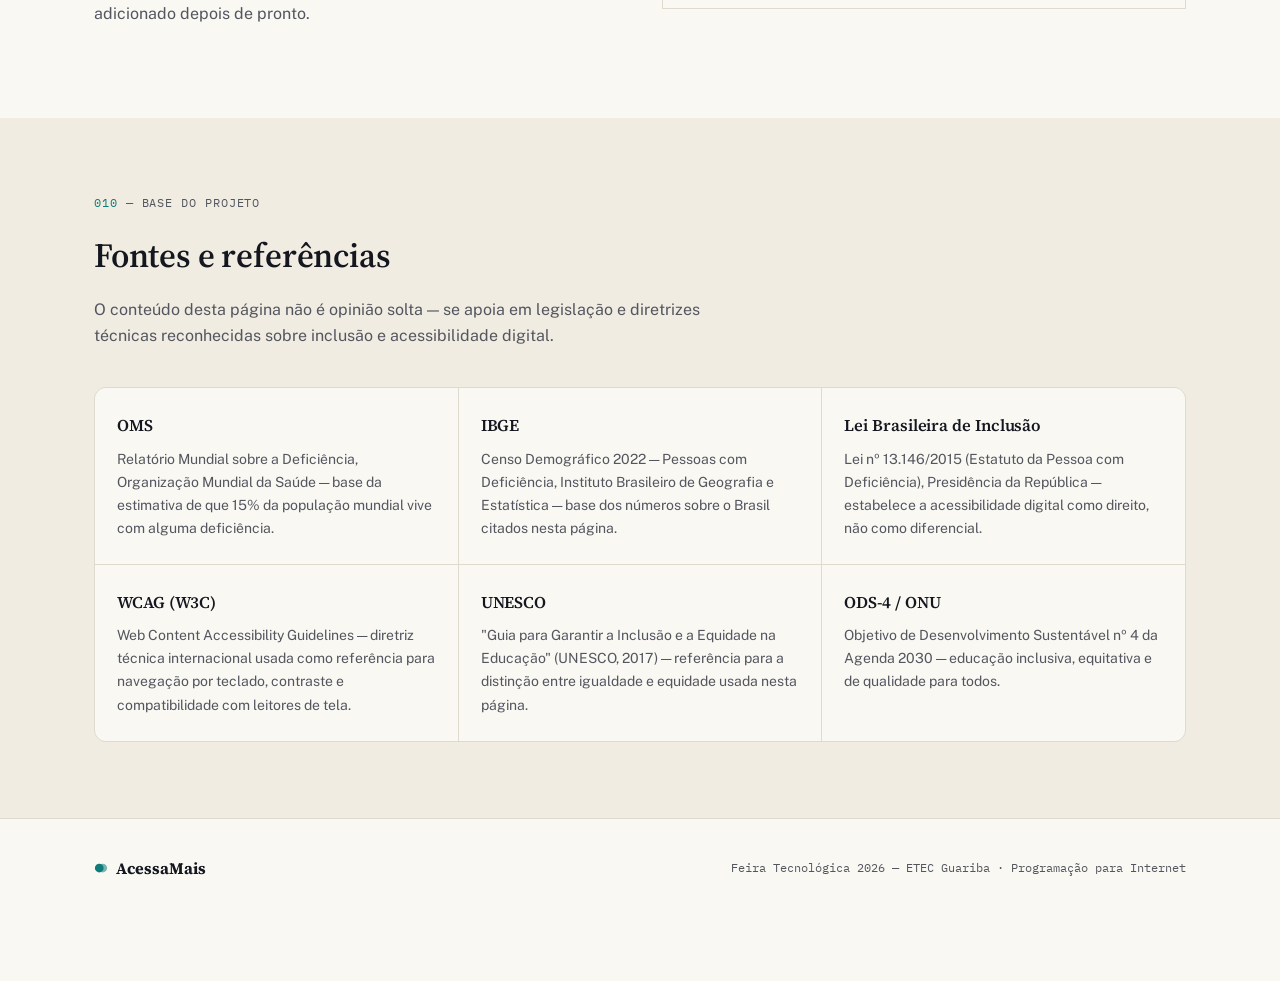
<file: missao.html>
<!DOCTYPE html>
<html lang="pt-BR">
<head>
<meta charset="UTF-8">
<meta name="viewport" content="width=device-width, initial-scale=1.0, viewport-fit=cover">
<title>Missão — AcessaMais</title>
<meta name="description" content="Por que a inclusão importa na escola, no trabalho e na sociedade.">
<link rel="preconnect" href="https://fonts.googleapis.com">
<link rel="preconnect" href="https://fonts.gstatic.com" crossorigin>
<link href="https://fonts.googleapis.com/css2?family=Source+Serif+4:opsz,wght@8..60,500;8..60,600;8..60,700&family=Public+Sans:wght@400;500;600;700&family=IBM+Plex+Mono:wght@500&family=Atkinson+Hyperlegible:wght@400;700&family=Fraunces:ital,opsz,wght@0,9..144,500;1,9..144,500;1,9..144,600&display=swap" rel="stylesheet">
<link rel="icon" href="favicon.svg" type="image/svg+xml">
<link rel="stylesheet" href="style.css">
<link rel="stylesheet" href="libras.css">
<link rel="stylesheet" href="motor.css">
</head>
<body>
<svg width="0" height="0" style="position:absolute" aria-hidden="true">
  <defs>
    <symbol id="brand-icon" viewBox="0 0 24 24">
      <circle cx="9" cy="12" r="7.5"/>
      <circle cx="15" cy="12" r="7.5" opacity=".55"/>
    </symbol>
    <symbol id="inclusion-icon" viewBox="0 0 100 100">
      <circle class="ii-ring" cx="50" cy="50" r="42" fill="none" stroke="currentColor" stroke-width="4" pathLength="1"/>
      <path class="ii-line" d="M21 37 Q50 59 79 37" fill="none" stroke="currentColor" stroke-width="4" stroke-linecap="round" pathLength="1"/>
      <path class="ii-line" d="M23 38 L63 81" fill="none" stroke="currentColor" stroke-width="4" stroke-linecap="round" pathLength="1"/>
      <path class="ii-line" d="M77 38 L37 81" fill="none" stroke="currentColor" stroke-width="4" stroke-linecap="round" pathLength="1"/>
      <path class="ii-line" d="M36 81 Q50 87 64 81" fill="none" stroke="currentColor" stroke-width="4" stroke-linecap="round" pathLength="1"/>
      <circle class="ii-node" cx="50" cy="17" r="13" fill="var(--paper)" stroke="var(--paper)" stroke-width="7"/>
      <circle class="ii-node ii-fill" cx="50" cy="17" r="11"/>
      <circle class="ii-node" cx="21" cy="37" r="9" fill="var(--paper)" stroke="var(--paper)" stroke-width="6"/>
      <circle class="ii-node ii-fill" cx="21" cy="37" r="7"/>
      <circle class="ii-node" cx="79" cy="37" r="9" fill="var(--paper)" stroke="var(--paper)" stroke-width="6"/>
      <circle class="ii-node ii-fill" cx="79" cy="37" r="7"/>
      <circle class="ii-node" cx="36" cy="81" r="9" fill="var(--paper)" stroke="var(--paper)" stroke-width="6"/>
      <circle class="ii-node ii-fill" cx="36" cy="81" r="7"/>
      <circle class="ii-node" cx="64" cy="81" r="9" fill="var(--paper)" stroke="var(--paper)" stroke-width="6"/>
      <circle class="ii-node ii-fill" cx="64" cy="81" r="7"/>
    </symbol>
  </defs>
</svg>
<a href="#main" class="skip-link">Pular para o conteúdo</a>
<div class="intro-loader" id="introLoader">
  <button class="intro-skip" id="introSkip" type="button">Pular introdução</button>
  <div class="intro-content" aria-hidden="true">
    <svg class="intro-inclusion" id="introInclusion" viewBox="0 0 100 100"><use href="#inclusion-icon" xlink:href="#inclusion-icon"></use></svg>
    <span class="intro-mark" id="introMark"><svg class="spark" viewBox="0 0 24 24"><use href="#brand-icon" xlink:href="#brand-icon"></use></svg><span id="introMarkText">AcessaMais</span></span>
    <p class="intro-tagline" id="introTagline">Conhecimento para todos, do jeito de cada um.</p>
  </div>
</div>
<div class="scroll-progress" id="scrollProgress"></div>
<header class="topbar">
  <div class="wrap bar">
    <a href="index.html" class="brand"><span class="mk"><svg class="spark" viewBox="0 0 24 24"><use href="#brand-icon" xlink:href="#brand-icon"></use></svg></span>AcessaMais</a>
    <button class="navtoggle" id="navToggle" aria-label="Abrir menu" aria-expanded="false">
      <svg width="22" height="22" viewBox="0 0 24 24" fill="none">
        <path class="bar bar1" d="M3 7h18" stroke="#14171F" stroke-width="1.8" stroke-linecap="round"/>
        <path class="bar bar2" d="M3 12h18" stroke="#14171F" stroke-width="1.8" stroke-linecap="round"/>
        <path class="bar bar3" d="M3 17h18" stroke="#14171F" stroke-width="1.8" stroke-linecap="round"/>
      </svg>
    </button>
    <nav class="navlinks" id="navLinks">
      <a href="index.html">Início</a>
      <a href="missao.html" aria-current="page">Missão</a>
      <a href="acessibilidade.html">Acessibilidade</a>
      <a href="tecnologia.html">Tecnologia</a>
      <a href="equipe.html">Equipe</a>
      <a href="contato.html">Contato</a>
    </nav>
  </div>
</header>
<div class="cb-banner" id="cbBanner" role="status" aria-live="polite">🎨 <span id="cbBannerText">Modo de cor ativo</span></div>
<div class="epilepsy-banner" id="epilepsyBanner" role="status" aria-live="polite">⚠️ <span id="epilepsyBannerText">Modo epilepsia ativo</span></div>
<main id="main">
  <div class="page-head">
    <div class="wrap">
      <h1>Por que a inclusão importa</h1>
      <p>Da sala de aula ao mercado de trabalho: o raciocínio completo de por que este projeto trata a inclusão como o único assunto que importa.</p>
    </div>
  </div>

  <section id="social" data-narrate="Por que a inclusão importa, socialmente e digitalmente">
    <div class="wrap">
      <div class="section-head">
        <span class="eyebrow">O ponto de partida</span>
        <h2>Por que a inclusão é importante — socialmente e digitalmente</h2>
        <p>Inclusão é o princípio de que espaços, produtos e serviços devem ser construídos para funcionar com a diversidade real das pessoas, não com uma versão média e imaginária delas. Socialmente, isso significa garantir que ninguém precise "se encaixar" para participar da vida em comunidade. Digitalmente, significa que um site, um aplicativo ou uma plataforma de ensino não pode, sem querer, fechar a porta para quem enxerga, ouve, se movimenta ou processa informação de um jeito diferente do considerado "padrão".</p>
      </div>
      <div class="split">
        <div class="txt">
          <p>A exclusão raramente é proposital — na maioria das vezes, ela é resultado de decisões tomadas sem pensar em quem fica de fora: um contraste de cores baixo demais, um botão pequeno demais, um vídeo sem legenda, um site que só funciona com mouse. Cada uma dessas escolhas parece pequena isoladamente, mas juntas formam barreiras reais.</p>
          <p>Pensar em inclusão desde o início de um projeto — e não como um remendo depois de pronto — é o que separa uma tecnologia que serve a poucos de uma que serve a todos.</p>
        </div>
        <figure class="media">
          <div class="frame"><img src="img/hands-circle.jpg" width="679" height="452" loading="lazy" decoding="async" alt="Vista de cima de um grupo diverso de pessoas com as mãos unidas em círculo, simbolizando união e trabalho coletivo."></div>
          <figcaption>União não é sobre ser igual — é sobre caber, cada um do seu jeito.</figcaption>
        </figure>
      </div>
      <div class="stat-row">
        <div class="stat-box"><h4>~1 bilhão de pessoas</h4><p>Cerca de 15% da população mundial vive com algum tipo de deficiência, segundo a Organização Mundial da Saúde (OMS).</p></div>
        <div class="stat-box"><h4>14,4 milhões no Brasil</h4><p>7,3% da população brasileira com 2 anos ou mais tem alguma deficiência, de acordo com o Censo Demográfico 2022 (IBGE).</p></div>
        <div class="stat-box"><h4>7,4% × 19,5%</h4><p>Só 7,4% das pessoas com deficiência no Brasil concluíram o ensino superior, contra 19,5% das pessoas sem deficiência (IBGE, 2022) — a diferença que este projeto tenta reduzir.</p></div>
      </div>
    </div>
  </section>

  <div class="wrap">
    <div class="quote-block">
      <p>Um projeto de inclusão só faz sentido quando ele mesmo não exclui ninguém no caminho — nem no design da interface, nem na forma como a equipe que o constrói se organiza.</p>
      <span>Princípio central do projeto AcessaMais</span>
    </div>
  </div>

  <section id="escola" data-narrate="Por que a inclusão é importante na escola">
    <div class="wrap">
      <div class="section-head">
        <span class="eyebrow">O coração do projeto</span>
        <h2>Por que a inclusão é importante na escola</h2>
        <p>A escola é, para a maioria das pessoas, o primeiro espaço público de convivência prolongada com quem é diferente delas — em corpo, em forma de aprender, em cultura, em ritmo. É também onde se formam, cedo, as ideias que uma pessoa vai carregar sobre quem "pertence" e quem não pertence a um espaço. Por isso, uma escola inclusiva não beneficia só o aluno com deficiência: ela forma toda uma geração acostumada a conviver com a diferença como algo normal, não como exceção.</p>
      </div>
      <div class="split rev">
        <figure class="media">
          <div class="frame"><img src="img/three-girls.jpg" width="1000" height="714" loading="lazy" decoding="async" alt="Três meninas sorrindo e abraçadas, uma delas com síndrome de Down, demonstrando amizade e convivência natural entre crianças com e sem deficiência."></div>
          <figcaption>Convivência desde cedo constrói empatia — não é ensinada só em teoria.</figcaption>
        </figure>
        <div class="txt">
          <p>Do ponto de vista prático, incluir na escola significa remover barreiras concretas: material didático que também exista em áudio para quem tem dislexia ou baixa visão, avaliações que meçam conhecimento e não a velocidade de escrita de quem tem dificuldade motora, comunicação visual para alunos surdos, ambientes previsíveis para alunos autistas.</p>
          <p>É exatamente essa lacuna que o AcessaMais tenta preencher: transformar texto escrito em áudio para que a leitura deixe de ser uma barreira e passe a ser um caminho aberto a qualquer estudante, independente de como ele processa a informação.</p>
        </div>
      </div>
      <div class="stat-row">
        <div class="stat-box"><h4>Para o aluno</h4><p>Ganha autonomia para estudar no seu próprio ritmo, sem depender exclusivamente de outra pessoa para ler ou explicar o conteúdo.</p></div>
        <div class="stat-box"><h4>Para o professor</h4><p>Ganha uma ferramenta a mais para diversificar como o conteúdo chega até turmas com necessidades diferentes, sem precisar recriar material do zero.</p></div>
        <div class="stat-box"><h4>Para a turma</h4><p>Aprende, na prática e não na teoria, que acessibilidade não é favor — é parte de como um ambiente bem projetado deveria funcionar desde o início.</p></div>
      </div>
    </div>
  </section>

  <section id="professores" style="background:var(--surface);" data-narrate="O papel dos professores na inclusão">
    <div class="wrap">
      <div class="section-head">
        <span class="eyebrow">Quem está na linha de frente</span>
        <h2>O papel dos professores na inclusão</h2>
        <p>Nenhuma plataforma substitui o professor — o máximo que a tecnologia faz é tirar obstáculos do caminho dele. Quem identifica que um aluno não está acompanhando por causa de uma barreira de leitura, de atenção ou de comunicação — e não por falta de esforço — é, na maior parte das vezes, o professor em sala.</p>
      </div>
      <div class="split">
        <div class="txt">
          <p><strong>Adaptar não é facilitar.</strong> Mudar o formato como o conteúdo chega até um aluno — em áudio, com mais tempo, com instruções divididas em passos — não é reduzir a exigência acadêmica. É garantir que a dificuldade que o aluno enfrenta seja a do conteúdo, e não a do formato.</p>
          <p>Isso exige formação: um professor não nasce sabendo identificar se uma dificuldade vem de dislexia, de baixa visão não diagnosticada, de uma barreira emocional ou de desinteresse. A capacitação continuada da equipe pedagógica — e o apoio da coordenação da escola — são tão parte da inclusão quanto qualquer recurso técnico.</p>
        </div>
        <div class="txt">
          <p><strong>O que costuma ajudar:</strong> comunicação clara sobre o que se espera de cada atividade, mais de uma forma de entregar o mesmo conteúdo (texto, áudio, imagem), e feedback que aponte o que fazer a seguir — não só o que está errado.</p>
          <p><strong>O que tende a excluir, mesmo sem intenção:</strong> comparar publicamente o ritmo de alunos diferentes, tratar adaptação como "regra especial" em voz alta na frente da turma, ou presumir que todo aluno com uma mesma condição precisa exatamente do mesmo ajuste.</p>
        </div>
      </div>
    </div>
  </section>

  <section id="trabalho" data-narrate="Por que a inclusão importa no trabalho">
    <div class="wrap">
      <div class="section-head">
        <span class="eyebrow">Além dos muros da escola</span>
        <h2>Por que a inclusão importa também no trabalho</h2>
        <p>A inclusão que se aprende — ou não se aprende — na escola se estende diretamente ao mercado de trabalho. Um estudante que cresce em um ambiente inclusivo tem mais chance de se tornar um profissional que projeta produtos, escreve textos e toma decisões pensando em quem usa aquilo depois. E um estudante com deficiência que teve acesso pleno à educação chega ao mercado de trabalho com as mesmas oportunidades de qualificação que qualquer outro.</p>
      </div>
      <div class="split">
        <div class="txt">
          <p>Empresas cada vez mais reconhecem que acessibilidade digital não é um nicho: é um requisito de qualidade. Um site que não funciona com leitor de tela perde clientes, candidatos e colaboradores capazes — não porque eles não sabem fazer o trabalho, mas porque a ferramenta não foi construída para eles.</p>
          <p>Existe uma diferença entre contratar alguém por obrigação legal e de fato criar condições para que essa pessoa produza, cresça e seja promovida como qualquer outro colaborador. A primeira cumpre uma cota; a segunda constrói uma equipe. Barreiras invisíveis — reuniões só presenciais, softwares internos incompatíveis com leitor de tela, processos seletivos com dinâmicas que dependem de agilidade física — bloqueiam a segunda mesmo quando a primeira já foi cumprida.</p>
        </div>
        <figure class="media">
          <div class="frame"><img src="img/group-backs.jpg" width="1000" height="667" loading="lazy" decoding="async" alt="Grupo de nove pessoas visto de costas, abraçadas lado a lado em frente a um quadro-negro, representando união e diversidade em um ambiente coletivo."></div>
          <figcaption>A mesma lógica de inclusão aprendida na escola se repete no ambiente de trabalho.</figcaption>
        </figure>
      </div>
    </div>
  </section>

  <section id="preconceito" style="background:var(--surface);" data-narrate="Preconceito, discriminação e desigualdade">
    <div class="wrap">
      <div class="section-head">
        <span class="eyebrow">Nomeando o problema</span>
        <h2>Preconceito, discriminação e desigualdade não são a mesma coisa</h2>
        <p>Usar esses termos como sinônimos esconde onde exatamente o problema está — e isso dificulta saber o que precisa mudar.</p>
      </div>
      <div class="cat-grid">
        <div class="cat-card"><h3>Estereótipo</h3><p style="font-size:14px; color:var(--ink-soft);">Uma generalização sobre um grupo — "pessoa com deficiência intelectual não consegue trabalhar". Existe na cabeça, antes de qualquer ação.</p></div>
        <div class="cat-card"><h3>Preconceito</h3><p style="font-size:14px; color:var(--ink-soft);">O julgamento negativo formado a partir do estereótipo, mesmo sem prova — a crença de que aquilo é verdade para a pessoa à sua frente.</p></div>
        <div class="cat-card"><h3>Discriminação</h3><p style="font-size:14px; color:var(--ink-soft);">O preconceito colocado em ação: não contratar, não convidar, não adaptar. É o momento em que a crença vira exclusão concreta.</p></div>
        <div class="cat-card"><h3>Capacitismo</h3><p style="font-size:14px; color:var(--ink-soft);">A forma específica de discriminação contra pessoas com deficiência — presumir incapacidade geral a partir de uma limitação específica.</p></div>
        <div class="cat-card"><h3>Exclusão</h3><p style="font-size:14px; color:var(--ink-soft);">O resultado acumulado: um ambiente, ao longo do tempo, sistematicamente mais difícil de acessar para determinado grupo.</p></div>
        <div class="cat-card"><h3>Estigmatização</h3><p style="font-size:14px; color:var(--ink-soft);">Quando a marca da diferença passa a definir a identidade inteira da pessoa aos olhos dos outros, apagando o resto de quem ela é.</p></div>
      </div>
      <p style="color:var(--ink-soft); font-size:15px; margin-top:24px; max-width:70ch;">Comportamentos pequenos acumulam: uma piada "inofensiva" sobre um jeito de falar, um convite que não considera se o local tem rampa, uma reunião marcada sem pensar que alguém precisa de intérprete de Libras. Isoladas, cada barreira parece exagero de quem reclama. Somadas ao longo de uma vida inteira, formam exatamente a desigualdade que a inclusão tenta desfazer.</p>
    </div>
  </section>

  <div class="wrap">
    <div class="quote-block">
      <p>Julgar sem ouvir as duas partes não é justiça, mesmo quando o resultado está certo.</p>
      <span>Sêneca, filósofo estoico — parafraseado</span>
    </div>
  </div>

  <section id="equidade" data-narrate="A diferença entre igualdade e equidade">
    <div class="wrap">
      <div class="section-head">
        <span class="eyebrow">Um erro comum</span>
        <h2>Por que tratar todo mundo igual nem sempre é justo</h2>
        <p>Oferecer exatamente a mesma coisa para todos parece justo — mas só funciona quando todos partem do mesmo ponto. Quando não partem, tratar igual mantém a desigualdade, só que agora com aparência de neutralidade.</p>
      </div>
      <div class="compare-grid">
        <div class="compare-col bad"><span class="lbl2">Igualdade</span><p>Toda avaliação é só em texto escrito, para qualquer aluno, "porque é justo ser igual para todos". Um aluno cego não consegue nem começar a prova.</p></div>
        <div class="compare-col good"><span class="lbl2">Equidade</span><p>A avaliação mede o mesmo conhecimento, mas o aluno cego recebe o material em áudio ou Braille. O padrão de exigência é igual; o caminho até ele, não precisa ser.</p></div>
      </div>
      <p style="color:var(--ink-soft); font-size:15px; margin-top:20px; max-width:70ch;">Essa é a lógica por trás do AcessaMais: o conteúdo continua sendo o mesmo conteúdo. Muda apenas o caminho até ele — de texto para áudio — para que a barreira de acesso deixe de decidir quem consegue aprender e quem não consegue.</p>
    </div>
  </section>

  <section id="agora" style="background:var(--surface);" data-narrate="Por que a inclusão está tão em pauta agora">
    <div class="wrap">
      <div class="section-head">
        <span class="eyebrow">Um tema do nosso tempo</span>
        <h2>Por que a inclusão está tão em pauta agora</h2>
        <p>A inclusão não é um tema novo, mas está mais visível hoje por uma combinação de fatores: legislação mais clara sobre os direitos de pessoas com deficiência, diretrizes técnicas internacionais de acessibilidade digital (como as WCAG) amplamente adotadas, e uma sociedade civil mais atenta a discursos de equidade depois de décadas de exclusão silenciosa. Ao mesmo tempo, a tecnologia tornou tecnicamente simples resolver barreiras que antes pareciam permanentes — leitura em voz alta, legendas automáticas, navegação por voz — o que tira a desculpa de que "não dá para fazer".</p>
      </div>
      <div class="split rev">
        <figure class="media">
          <div class="frame"><img src="img/accessibility-icon.png" width="900" height="600" loading="lazy" decoding="async" alt="Ilustração de um profissional analisando gráficos de desempenho ao lado de um ícone de acessibilidade universal, um troféu e estrelas, representando o valor estratégico da acessibilidade." style="filter:none; background:#8B2A1E;"></div>
          <figcaption>Acessibilidade deixou de ser exceção técnica para virar critério de qualidade.</figcaption>
        </figure>
        <div class="txt">
          <p>Combater a desigualdade e o preconceito passa por isso: uma pessoa com deficiência que não consegue estudar, trabalhar ou se informar nas mesmas condições que as demais está sendo excluída de oportunidades — não por falta de capacidade, mas por falta de acesso. Quando a tecnologia resolve esse acesso, ela remove uma das justificativas históricas usadas para manter essa desigualdade.</p>
          <p>É por isso que este projeto trata a inclusão como o único assunto que importa aqui: não é um recurso a mais em uma lista de funcionalidades, é a razão do projeto existir.</p>
        </div>
      </div>
    </div>
  </section>

  <section id="polarizacao" data-narrate="Um tema que ainda divide opiniões pelo mundo">
    <div class="wrap">
      <div class="section-head">
        <span class="eyebrow">Uma honestidade necessária</span>
        <h2>Um consenso ainda incompleto</h2>
        <p>Seria confortável apresentar a inclusão como uma pauta já resolvida, aceita por todo mundo, faltando só boa vontade para colocar em prática. Não é bem assim — e este projeto prefere não fingir que é.</p>
      </div>
      <div class="txt" style="max-width:76ch;">
        <p>Pesquisas de opinião e a cobertura da imprensa em diferentes países mostram algo consistente: o apoio a pautas de inclusão, equidade e diversidade varia bastante conforme o país, a geração e a posição política de quem responde. É esse o sentido mais comum da palavra "polarização" nesse debate — não a ausência de qualquer acordo, mas a distância real entre o que diferentes grupos consideram razoável, urgente ou até legítimo discutir. Para uma parte da opinião pública, essas pautas representam avanços necessários de dignidade e de direitos historicamente negados. Para outra parte, elas levantam dúvidas sobre o ritmo das mudanças, os métodos escolhidos para promovê-las ou os limites do que deveria virar lei. As duas posições convivem no mesmo momento histórico, em praticamente todos os países onde o assunto é discutido publicamente — e não é papel de um projeto escolar decidir quem está certo nessa disputa mais ampla.</p>
        <p>O que este projeto assume como ponto de partida é mais estreito, e por isso reúne apoio bem mais amplo, dos dois lados desse debate: uma pessoa surda tem o direito de entender o conteúdo de uma aula; uma pessoa com baixa visão tem o direito de operar um computador; uma pessoa com dificuldade motora tem o direito de navegar em um site sem depender de precisão milimétrica do mouse. Isso é acessibilidade técnica — o meio prático, não o debate político mais amplo em torno dos seus fins. É nesse espaço, deliberadamente mais restrito, que o AcessaMais escolheu atuar.</p>
      </div>
    </div>
  </section>

  <div class="wrap">
    <div class="quote-block voice">
      <p>Concordar sobre tudo nunca foi pré-requisito para concordar que uma rampa deveria existir.</p>
      <span>Reflexão do grupo AcessaMais</span>
    </div>
  </div>

  <section id="marco-legal" data-narrate="O que a lei diz sobre acessibilidade digital">
    <div class="wrap">
      <div class="section-head">
        <span class="eyebrow">Não é mais opcional</span>
        <h2>O que a lei diz sobre acessibilidade digital</h2>
        <p>No Brasil, a Lei Brasileira de Inclusão da Pessoa com Deficiência (Lei nº 13.146/2015, também chamada de Estatuto da Pessoa com Deficiência) estabelece a acessibilidade — inclusive digital — como um direito, não como um diferencial de mercado. Antes da lei, tornar um site acessível era tratado, na prática, como algo opcional. Com a LBI, sites, plataformas e serviços digitais passam a ter responsabilidade legal quanto à acessibilidade.</p>
      </div>
      <div class="split">
        <div class="txt">
          <p>Essa mudança de status — de diferencial para obrigação — é importante para entender por que a inclusão está tão em pauta agora: não é só uma tendência de discurso, é também uma exigência formal que empresas, escolas e órgãos públicos precisam cumprir.</p>
          <p>Para este projeto, isso reforça a decisão de tratar acessibilidade como parte da estrutura do site desde o início — HTML semântico, navegação por teclado, contraste adequado — e não como um plugin adicionado depois de pronto.</p>
        </div>
        <div class="stat-box" style="border:1px solid var(--line);">
          <h4>Na prática, isso significa:</h4>
          <p style="margin-top:10px;">Textos alternativos em imagens, navegação completa por teclado, contraste mínimo garantido, compatibilidade com leitores de tela e conteúdo compreensível — não apenas presentes, mas exigíveis.</p>
        </div>
      </div>
    </div>
  </section>

  <section id="fontes" style="background:var(--surface);" data-narrate="Fontes e referências sobre inclusão">
    <div class="wrap">
      <div class="section-head">
        <span class="eyebrow">Base do projeto</span>
        <h2>Fontes e referências</h2>
        <p>O conteúdo desta página não é opinião solta — se apoia em legislação e diretrizes técnicas reconhecidas sobre inclusão e acessibilidade digital.</p>
      </div>
      <div class="cat-grid">
        <div class="cat-card"><h3>OMS</h3><p style="font-size:14px; color:var(--ink-soft);">Relatório Mundial sobre a Deficiência, Organização Mundial da Saúde — base da estimativa de que 15% da população mundial vive com alguma deficiência.</p></div>
        <div class="cat-card"><h3>IBGE</h3><p style="font-size:14px; color:var(--ink-soft);">Censo Demográfico 2022 — Pessoas com Deficiência, Instituto Brasileiro de Geografia e Estatística — base dos números sobre o Brasil citados nesta página.</p></div>
        <div class="cat-card"><h3>Lei Brasileira de Inclusão</h3><p style="font-size:14px; color:var(--ink-soft);">Lei nº 13.146/2015 (Estatuto da Pessoa com Deficiência), Presidência da República — estabelece a acessibilidade digital como direito, não como diferencial.</p></div>
        <div class="cat-card"><h3>WCAG (W3C)</h3><p style="font-size:14px; color:var(--ink-soft);">Web Content Accessibility Guidelines — diretriz técnica internacional usada como referência para navegação por teclado, contraste e compatibilidade com leitores de tela.</p></div>
        <div class="cat-card"><h3>UNESCO</h3><p style="font-size:14px; color:var(--ink-soft);">"Guia para Garantir a Inclusão e a Equidade na Educação" (UNESCO, 2017) — referência para a distinção entre igualdade e equidade usada nesta página.</p></div>
        <div class="cat-card"><h3>ODS-4 / ONU</h3><p style="font-size:14px; color:var(--ink-soft);">Objetivo de Desenvolvimento Sustentável nº 4 da Agenda 2030 — educação inclusiva, equitativa e de qualidade para todos.</p></div>
      </div>
    </div>
  </section>
</main>
<footer>
  <div class="wrap">
    <span class="fb"><svg class="spark" viewBox="0 0 24 24"><use href="#brand-icon" xlink:href="#brand-icon"></use></svg>AcessaMais</span>
    <span class="fm">Feira Tecnológica 2026 — ETEC Guariba · Programação para Internet</span>
  </div>
</footer>
<!-- TOASTS -->
<div class="toast-wrap" id="toastWrap" role="status" aria-live="polite"></div>

<!-- VOLTAR AO TOPO -->
<button class="totop" id="toTop" aria-label="Voltar ao topo">↑</button>

<!-- BARRA DE ACESSIBILIDADE -->
<div class="a11y-bar">
  <button class="a11y-fab" id="a11yFab" aria-label="Abrir painel de acessibilidade" aria-expanded="false"><svg class="fab-icon" viewBox="0 0 100 100" aria-hidden="true"><use href="#inclusion-icon" xlink:href="#inclusion-icon"></use></svg></button>
  <div class="a11y-panel" id="a11yPanel" role="dialog" aria-label="Painel de acessibilidade">
    <button class="a11y-close" id="a11yClose" aria-label="Fechar painel">✕</button>
    <h2>Acessibilidade</h2>
    <p class="sub">Ajustes reais, aplicados agora nesta página.</p>

    <button class="a11y-listen" id="a11yListen">🔊 Ouvir esta página (IA de leitura)</button>

    <div class="a11y-group">
      <span class="lbl">Tamanho do texto</span>
      <div class="a11y-row">
        <button id="fontDec" aria-label="Diminuir fonte">A−</button>
        <button id="fontReset" aria-label="Fonte padrão">A</button>
        <button id="fontInc" aria-label="Aumentar fonte">A+</button>
      </div>
    </div>

    <div class="a11y-group">
      <span class="lbl">Contraste</span>
      <div class="a11y-row">
        <button data-toggle="high-contrast">Alto contraste</button>
      </div>
    </div>

    <div class="a11y-group">
      <span class="lbl">Epilepsia / fotossensibilidade</span>
      <div class="a11y-row">
        <button id="epilepsyToggle" class="epilepsy-btn">Modo seguro (muda tudo)</button>
      </div>
    </div>

    <div class="a11y-group">
      <span class="lbl">Paletas para os 7 tipos de daltonismo</span>
      <div class="a11y-row" id="cbRow">
        <button data-cb="none" class="active">Padrão</button>
        <button data-cb="cb-protanopia">Protanopia</button>
        <button data-cb="cb-protanomalia">Protanomalia</button>
        <button data-cb="cb-deuteranopia">Deuteranopia</button>
        <button data-cb="cb-deuteranomalia">Deuteranomalia</button>
        <button data-cb="cb-tritanopia">Tritanopia</button>
        <button data-cb="cb-tritanomalia">Tritanomalia</button>
        <button data-cb="cb-acromatopsia">Acromatopsia</button>
      </div>
    </div>

    <div class="a11y-group">
      <span class="lbl">Navegação e foco</span>
      <div class="a11y-row">
        <button data-toggle="link-highlight">Destacar links</button>
        <button data-toggle="big-click">Cliques maiores</button>
      </div>
    </div>

    <div class="a11y-group">
      <span class="lbl">Leitura</span>
      <div class="a11y-row">
        <button data-toggle="dyslexia-mode">Fonte p/ dislexia</button>
        <button data-toggle="reduce-motion">Reduzir movimento</button>
      </div>
    </div>

    <div class="a11y-group">
      <span class="lbl">Acessibilidade Motora</span>
      <div class="a11y-row">
        <button data-motor="targets" aria-pressed="false">Toque ampliado</button>
        <button data-motor="spacing" aria-pressed="false">Espaçamento</button>
      </div>
      <div class="a11y-row">
        <button data-motor="gestures" aria-pressed="false">Sem gestos</button>
        <button data-motor="confirm" aria-pressed="false">Confirmar ações</button>
      </div>
      <div class="a11y-row">
        <button data-motor="cursor" aria-pressed="false">Cursor grande</button>
        <button data-motor="focus" aria-pressed="false">Foco grande</button>
      </div>
      <div class="a11y-row">
        <button data-motor="time" aria-pressed="false">Tempo estendido</button>
      </div>
      <button class="motor-all-btn" id="motorAllBtn" type="button">Ativar todas as opções recomendadas</button>
    </div>

    <div class="a11y-group">
      <span class="lbl">Libras (Língua Brasileira de Sinais)</span>
      <button class="a11y-libras-btn" id="librasOpenBtn" aria-haspopup="dialog" aria-controls="librasPanel">
        <svg class="lt-icon" viewBox="0 0 100 100" aria-hidden="true"><use href="#inclusion-icon" xlink:href="#inclusion-icon"></use></svg>
        <span>Ativar Libras<small>Abre o intérprete em uma janela à parte</small></span>
      </button>
    </div>

    <button class="a11y-reset" id="a11yReset">Restaurar tudo</button>
  </div>
</div>

<!-- BARRA DO NARRADOR -->
<div class="narrator-bar" id="narratorBar">
  <div class="nb-progress" id="nbProgress"></div>
  <button id="nbPlayPause" aria-label="Pausar leitura">⏸</button>
  <div class="nb-info">
    <div class="nb-label">Ouvindo esta página</div>
    <div class="nb-text" id="nbText">Início</div>
  </div>
  <button id="nbStop" aria-label="Parar leitura">✕</button>
</div>
<script src="motor.js"></script>
<script src="script.js"></script>

<!-- PAINEL DE LIBRAS -->
<div class="libras-panel size-md pos-br" id="librasPanel" role="dialog" aria-label="Intérprete de Libras" aria-hidden="true">
  <div class="lp-header">
    <svg class="lt-icon" viewBox="0 0 100 100" aria-hidden="true"><use href="#inclusion-icon" xlink:href="#inclusion-icon"></use></svg>
    <div class="lp-title"><strong id="lpTitle">Libras</strong><span>AcessaMais &middot; intérprete</span></div>
    <button id="lpMinimize" aria-label="Minimizar painel de Libras">&#8211;</button>
    <button id="lpClose" aria-label="Fechar painel de Libras">&#10005;</button>
  </div>
  <div class="lp-body">
    <div class="lp-stage" id="lpStage">
      <div class="lp-placeholder"><svg class="lt-icon" viewBox="0 0 100 100" aria-hidden="true"><use href="#inclusion-icon" xlink:href="#inclusion-icon"></use></svg><p>Selecione um trecho com "Ver em Libras" para carregar o conteúdo.</p></div>
    </div>
    <div class="lp-controls">
      <button id="lpPlay" aria-label="Reproduzir">&#9654;</button>
      <button id="lpRestart" aria-label="Reiniciar">&#8635;</button>
      <div class="lp-progress" id="lpProgress"><div class="lp-progress-fill" id="lpProgressFill"></div></div>
      <button class="lp-speed" id="lpSpeedBtn">1x</button>
      <button id="lpFullscreen" aria-label="Tela cheia">&#9974;</button>
    </div>
    <p class="lp-caption" id="lpCaption"></p>

    <button class="lp-settings-toggle" id="lpSettingsToggle" aria-expanded="false" aria-controls="lpSettings">Configurações do intérprete</button>
    <div class="lp-settings" id="lpSettings">
      <span class="lbl">Tamanho</span>
      <div class="lp-set-row">
        <button data-libras-size="sm">Pequeno</button>
        <button data-libras-size="md" class="active">Médio</button>
        <button data-libras-size="lg">Grande</button>
      </div>
      <span class="lbl">Posição</span>
      <div class="lp-set-row">
        <button data-libras-pos="br" class="active">Inf. direito</button>
        <button data-libras-pos="bl">Inf. esquerdo</button>
        <button data-libras-pos="tr">Sup. direito</button>
      </div>
      <span class="lbl">Reprodução</span>
      <div class="lp-set-row">
        <button data-libras-play="manual" class="active">Manual</button>
        <button data-libras-play="auto">Automática</button>
      </div>
    </div>
  </div>
</div>
<!-- VLIBRAS — widget oficial do Governo Federal (vlibras.gov.br), gratuito e sem
     necessidade de conta/token — tradução automática de português para Libras -->
<div vw class="enabled vlibras-dock">
  <div vw-access-button class="active"></div>
  <div vw-plugin-wrapper>
    <div class="vw-plugin-top-wrapper"></div>
  </div>
</div>
<script src="https://vlibras.gov.br/app/vlibras-plugin.js"></script>
<script>
  if (window.VLibras) { new window.VLibras.Widget('https://vlibras.gov.br/app'); }
</script>

<script src="libras-data.js"></script>
<script src="libras.js"></script>
</body>
</html>
</file>
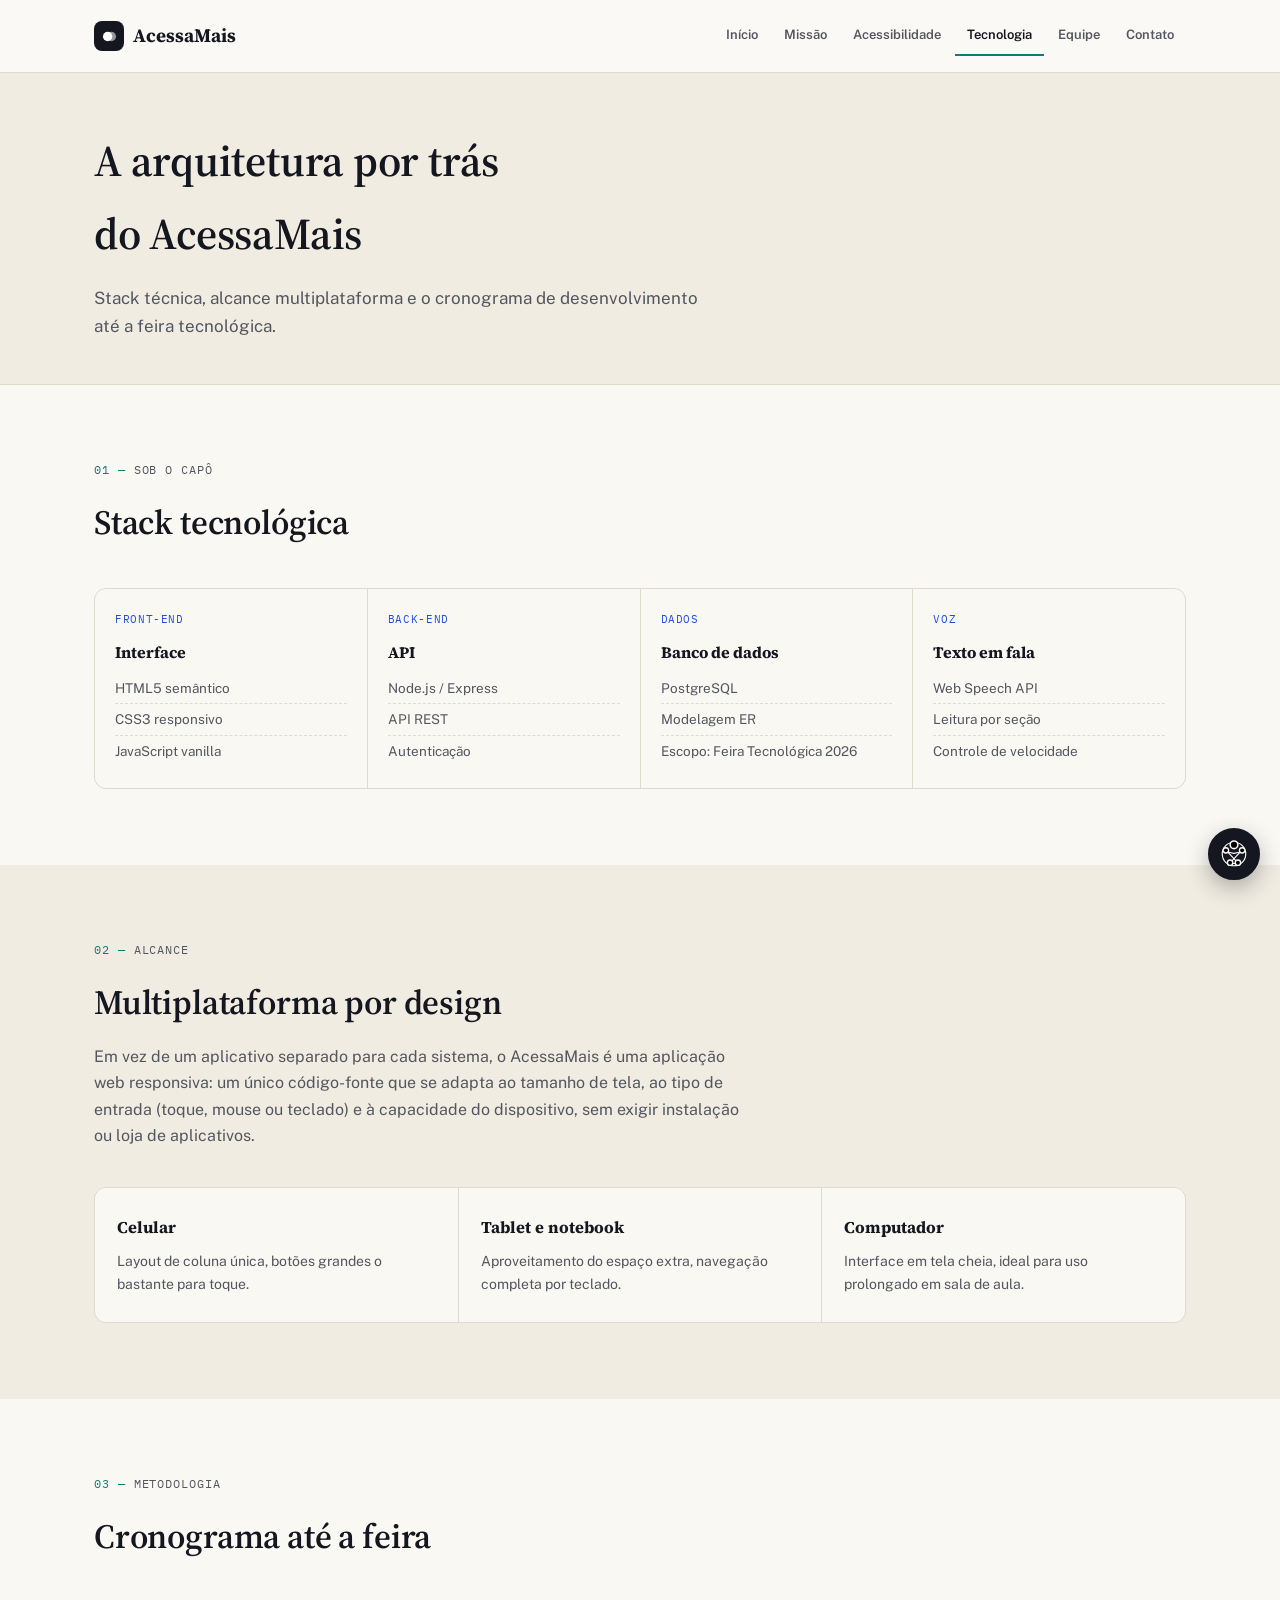
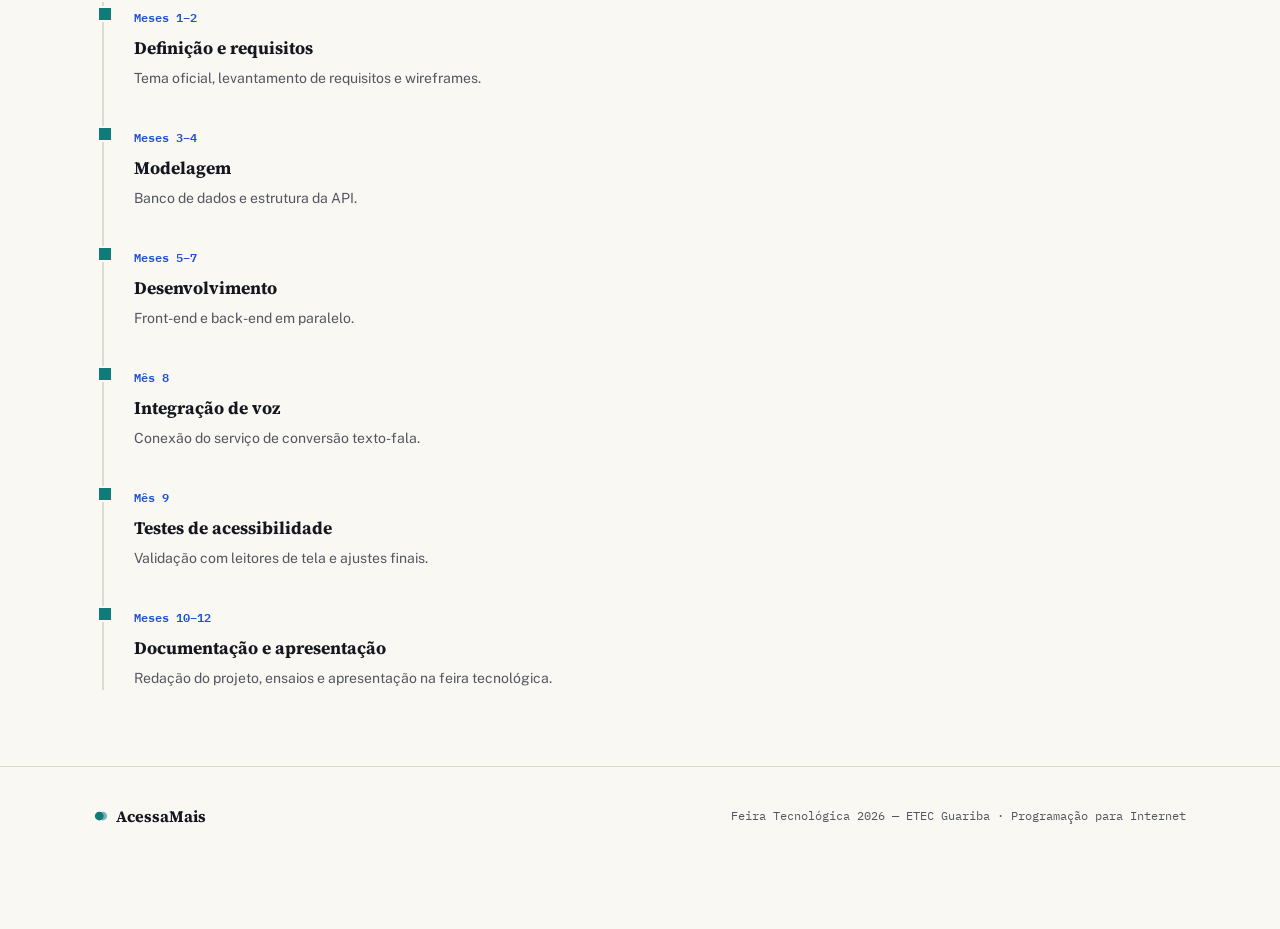
<file: tecnologia.html>
<!DOCTYPE html>
<html lang="pt-BR">
<head>
<meta charset="UTF-8">
<meta name="viewport" content="width=device-width, initial-scale=1.0, viewport-fit=cover">
<title>Tecnologia — AcessaMais</title>
<meta name="description" content="A arquitetura técnica do projeto AcessaMais.">
<link rel="preconnect" href="https://fonts.googleapis.com">
<link rel="preconnect" href="https://fonts.gstatic.com" crossorigin>
<link href="https://fonts.googleapis.com/css2?family=Source+Serif+4:opsz,wght@8..60,500;8..60,600;8..60,700&family=Public+Sans:wght@400;500;600;700&family=IBM+Plex+Mono:wght@500&family=Atkinson+Hyperlegible:wght@400;700&family=Fraunces:ital,opsz,wght@0,9..144,500;1,9..144,500;1,9..144,600&display=swap" rel="stylesheet">
<link rel="icon" href="favicon.svg" type="image/svg+xml">
<link rel="stylesheet" href="style.css">
<link rel="stylesheet" href="libras.css">
<link rel="stylesheet" href="motor.css">
</head>
<body>
<svg width="0" height="0" style="position:absolute" aria-hidden="true">
  <defs>
    <symbol id="brand-icon" viewBox="0 0 24 24">
      <circle cx="9" cy="12" r="7.5"/>
      <circle cx="15" cy="12" r="7.5" opacity=".55"/>
    </symbol>
    <symbol id="inclusion-icon" viewBox="0 0 100 100">
      <circle class="ii-ring" cx="50" cy="50" r="42" fill="none" stroke="currentColor" stroke-width="4" pathLength="1"/>
      <path class="ii-line" d="M21 37 Q50 59 79 37" fill="none" stroke="currentColor" stroke-width="4" stroke-linecap="round" pathLength="1"/>
      <path class="ii-line" d="M23 38 L63 81" fill="none" stroke="currentColor" stroke-width="4" stroke-linecap="round" pathLength="1"/>
      <path class="ii-line" d="M77 38 L37 81" fill="none" stroke="currentColor" stroke-width="4" stroke-linecap="round" pathLength="1"/>
      <path class="ii-line" d="M36 81 Q50 87 64 81" fill="none" stroke="currentColor" stroke-width="4" stroke-linecap="round" pathLength="1"/>
      <circle class="ii-node" cx="50" cy="17" r="13" fill="var(--paper)" stroke="var(--paper)" stroke-width="7"/>
      <circle class="ii-node ii-fill" cx="50" cy="17" r="11"/>
      <circle class="ii-node" cx="21" cy="37" r="9" fill="var(--paper)" stroke="var(--paper)" stroke-width="6"/>
      <circle class="ii-node ii-fill" cx="21" cy="37" r="7"/>
      <circle class="ii-node" cx="79" cy="37" r="9" fill="var(--paper)" stroke="var(--paper)" stroke-width="6"/>
      <circle class="ii-node ii-fill" cx="79" cy="37" r="7"/>
      <circle class="ii-node" cx="36" cy="81" r="9" fill="var(--paper)" stroke="var(--paper)" stroke-width="6"/>
      <circle class="ii-node ii-fill" cx="36" cy="81" r="7"/>
      <circle class="ii-node" cx="64" cy="81" r="9" fill="var(--paper)" stroke="var(--paper)" stroke-width="6"/>
      <circle class="ii-node ii-fill" cx="64" cy="81" r="7"/>
    </symbol>
  </defs>
</svg>
<a href="#main" class="skip-link">Pular para o conteúdo</a>
<div class="intro-loader" id="introLoader">
  <button class="intro-skip" id="introSkip" type="button">Pular introdução</button>
  <div class="intro-content" aria-hidden="true">
    <svg class="intro-inclusion" id="introInclusion" viewBox="0 0 100 100"><use href="#inclusion-icon" xlink:href="#inclusion-icon"></use></svg>
    <span class="intro-mark" id="introMark"><svg class="spark" viewBox="0 0 24 24"><use href="#brand-icon" xlink:href="#brand-icon"></use></svg><span id="introMarkText">AcessaMais</span></span>
    <p class="intro-tagline" id="introTagline">Conhecimento para todos, do jeito de cada um.</p>
  </div>
</div>
<div class="scroll-progress" id="scrollProgress"></div>
<header class="topbar">
  <div class="wrap bar">
    <a href="index.html" class="brand"><span class="mk"><svg class="spark" viewBox="0 0 24 24"><use href="#brand-icon" xlink:href="#brand-icon"></use></svg></span>AcessaMais</a>
    <button class="navtoggle" id="navToggle" aria-label="Abrir menu" aria-expanded="false">
      <svg width="22" height="22" viewBox="0 0 24 24" fill="none">
        <path class="bar bar1" d="M3 7h18" stroke="#14171F" stroke-width="1.8" stroke-linecap="round"/>
        <path class="bar bar2" d="M3 12h18" stroke="#14171F" stroke-width="1.8" stroke-linecap="round"/>
        <path class="bar bar3" d="M3 17h18" stroke="#14171F" stroke-width="1.8" stroke-linecap="round"/>
      </svg>
    </button>
    <nav class="navlinks" id="navLinks">
      <a href="index.html">Início</a>
      <a href="missao.html">Missão</a>
      <a href="acessibilidade.html">Acessibilidade</a>
      <a href="tecnologia.html" aria-current="page">Tecnologia</a>
      <a href="equipe.html">Equipe</a>
      <a href="contato.html">Contato</a>
    </nav>
  </div>
</header>
<div class="cb-banner" id="cbBanner" role="status" aria-live="polite">🎨 <span id="cbBannerText">Modo de cor ativo</span></div>
<div class="epilepsy-banner" id="epilepsyBanner" role="status" aria-live="polite">⚠️ <span id="epilepsyBannerText">Modo epilepsia ativo</span></div>
<main id="main">
  <div class="page-head">
    <div class="wrap">
      <h1>A arquitetura por trás do AcessaMais</h1>
      <p>Stack técnica, alcance multiplataforma e o cronograma de desenvolvimento até a feira tecnológica.</p>
    </div>
  </div>

  <section data-narrate="Stack tecnológica">
    <div class="wrap">
      <div class="section-head">
        <span class="eyebrow">Sob o capô</span>
        <h2>Stack tecnológica</h2>
      </div>
      <div class="stack-grid">
        <div class="stack-card"><span class="tag2">Front-end</span><h4>Interface</h4><ul><li>HTML5 semântico</li><li>CSS3 responsivo</li><li>JavaScript vanilla</li></ul></div>
        <div class="stack-card"><span class="tag2">Back-end</span><h4>API</h4><ul><li>Node.js / Express</li><li>API REST</li><li>Autenticação</li></ul></div>
        <div class="stack-card"><span class="tag2">Dados</span><h4>Banco de dados</h4><ul><li>PostgreSQL</li><li>Modelagem ER</li><li>Escopo: Feira Tecnológica 2026</li></ul></div>
        <div class="stack-card"><span class="tag2">Voz</span><h4>Texto em fala</h4><ul><li>Web Speech API</li><li>Leitura por seção</li><li>Controle de velocidade</li></ul></div>
      </div>
    </div>
  </section>

  <section style="background:var(--surface);" data-narrate="Multiplataforma por design">
    <div class="wrap">
      <div class="section-head">
        <span class="eyebrow">Alcance</span>
        <h2>Multiplataforma por design</h2>
        <p>Em vez de um aplicativo separado para cada sistema, o AcessaMais é uma aplicação web responsiva: um único código-fonte que se adapta ao tamanho de tela, ao tipo de entrada (toque, mouse ou teclado) e à capacidade do dispositivo, sem exigir instalação ou loja de aplicativos.</p>
      </div>
      <div class="stat-row">
        <div class="stat-box"><h4>Celular</h4><p>Layout de coluna única, botões grandes o bastante para toque.</p></div>
        <div class="stat-box"><h4>Tablet e notebook</h4><p>Aproveitamento do espaço extra, navegação completa por teclado.</p></div>
        <div class="stat-box"><h4>Computador</h4><p>Interface em tela cheia, ideal para uso prolongado em sala de aula.</p></div>
      </div>
    </div>
  </section>

  <section data-narrate="Cronograma de desenvolvimento">
    <div class="wrap">
      <div class="section-head">
        <span class="eyebrow">Metodologia</span>
        <h2>Cronograma até a feira</h2>
      </div>
      <div class="timeline">
        <div class="tl-item"><span class="when">Meses 1–2</span><h4>Definição e requisitos</h4><p>Tema oficial, levantamento de requisitos e wireframes.</p></div>
        <div class="tl-item"><span class="when">Meses 3–4</span><h4>Modelagem</h4><p>Banco de dados e estrutura da API.</p></div>
        <div class="tl-item"><span class="when">Meses 5–7</span><h4>Desenvolvimento</h4><p>Front-end e back-end em paralelo.</p></div>
        <div class="tl-item"><span class="when">Mês 8</span><h4>Integração de voz</h4><p>Conexão do serviço de conversão texto-fala.</p></div>
        <div class="tl-item"><span class="when">Mês 9</span><h4>Testes de acessibilidade</h4><p>Validação com leitores de tela e ajustes finais.</p></div>
        <div class="tl-item"><span class="when">Meses 10–12</span><h4>Documentação e apresentação</h4><p>Redação do projeto, ensaios e apresentação na feira tecnológica.</p></div>
      </div>
    </div>
  </section>
</main>
<footer>
  <div class="wrap">
    <span class="fb"><svg class="spark" viewBox="0 0 24 24"><use href="#brand-icon" xlink:href="#brand-icon"></use></svg>AcessaMais</span>
    <span class="fm">Feira Tecnológica 2026 — ETEC Guariba · Programação para Internet</span>
  </div>
</footer>
<!-- TOASTS -->
<div class="toast-wrap" id="toastWrap" role="status" aria-live="polite"></div>

<!-- VOLTAR AO TOPO -->
<button class="totop" id="toTop" aria-label="Voltar ao topo">↑</button>

<!-- BARRA DE ACESSIBILIDADE -->
<div class="a11y-bar">
  <button class="a11y-fab" id="a11yFab" aria-label="Abrir painel de acessibilidade" aria-expanded="false"><svg class="fab-icon" viewBox="0 0 100 100" aria-hidden="true"><use href="#inclusion-icon" xlink:href="#inclusion-icon"></use></svg></button>
  <div class="a11y-panel" id="a11yPanel" role="dialog" aria-label="Painel de acessibilidade">
    <button class="a11y-close" id="a11yClose" aria-label="Fechar painel">✕</button>
    <h2>Acessibilidade</h2>
    <p class="sub">Ajustes reais, aplicados agora nesta página.</p>

    <button class="a11y-listen" id="a11yListen">🔊 Ouvir esta página (IA de leitura)</button>

    <div class="a11y-group">
      <span class="lbl">Tamanho do texto</span>
      <div class="a11y-row">
        <button id="fontDec" aria-label="Diminuir fonte">A−</button>
        <button id="fontReset" aria-label="Fonte padrão">A</button>
        <button id="fontInc" aria-label="Aumentar fonte">A+</button>
      </div>
    </div>

    <div class="a11y-group">
      <span class="lbl">Contraste</span>
      <div class="a11y-row">
        <button data-toggle="high-contrast">Alto contraste</button>
      </div>
    </div>

    <div class="a11y-group">
      <span class="lbl">Epilepsia / fotossensibilidade</span>
      <div class="a11y-row">
        <button id="epilepsyToggle" class="epilepsy-btn">Modo seguro (muda tudo)</button>
      </div>
    </div>

    <div class="a11y-group">
      <span class="lbl">Paletas para os 7 tipos de daltonismo</span>
      <div class="a11y-row" id="cbRow">
        <button data-cb="none" class="active">Padrão</button>
        <button data-cb="cb-protanopia">Protanopia</button>
        <button data-cb="cb-protanomalia">Protanomalia</button>
        <button data-cb="cb-deuteranopia">Deuteranopia</button>
        <button data-cb="cb-deuteranomalia">Deuteranomalia</button>
        <button data-cb="cb-tritanopia">Tritanopia</button>
        <button data-cb="cb-tritanomalia">Tritanomalia</button>
        <button data-cb="cb-acromatopsia">Acromatopsia</button>
      </div>
    </div>

    <div class="a11y-group">
      <span class="lbl">Navegação e foco</span>
      <div class="a11y-row">
        <button data-toggle="link-highlight">Destacar links</button>
        <button data-toggle="big-click">Cliques maiores</button>
      </div>
    </div>

    <div class="a11y-group">
      <span class="lbl">Leitura</span>
      <div class="a11y-row">
        <button data-toggle="dyslexia-mode">Fonte p/ dislexia</button>
        <button data-toggle="reduce-motion">Reduzir movimento</button>
      </div>
    </div>

    <div class="a11y-group">
      <span class="lbl">Acessibilidade Motora</span>
      <div class="a11y-row">
        <button data-motor="targets" aria-pressed="false">Toque ampliado</button>
        <button data-motor="spacing" aria-pressed="false">Espaçamento</button>
      </div>
      <div class="a11y-row">
        <button data-motor="gestures" aria-pressed="false">Sem gestos</button>
        <button data-motor="confirm" aria-pressed="false">Confirmar ações</button>
      </div>
      <div class="a11y-row">
        <button data-motor="cursor" aria-pressed="false">Cursor grande</button>
        <button data-motor="focus" aria-pressed="false">Foco grande</button>
      </div>
      <div class="a11y-row">
        <button data-motor="time" aria-pressed="false">Tempo estendido</button>
      </div>
      <button class="motor-all-btn" id="motorAllBtn" type="button">Ativar todas as opções recomendadas</button>
    </div>

    <div class="a11y-group">
      <span class="lbl">Libras (Língua Brasileira de Sinais)</span>
      <button class="a11y-libras-btn" id="librasOpenBtn" aria-haspopup="dialog" aria-controls="librasPanel">
        <svg class="lt-icon" viewBox="0 0 100 100" aria-hidden="true"><use href="#inclusion-icon" xlink:href="#inclusion-icon"></use></svg>
        <span>Ativar Libras<small>Abre o intérprete em uma janela à parte</small></span>
      </button>
    </div>

    <button class="a11y-reset" id="a11yReset">Restaurar tudo</button>
  </div>
</div>

<!-- BARRA DO NARRADOR -->
<div class="narrator-bar" id="narratorBar">
  <div class="nb-progress" id="nbProgress"></div>
  <button id="nbPlayPause" aria-label="Pausar leitura">⏸</button>
  <div class="nb-info">
    <div class="nb-label">Ouvindo esta página</div>
    <div class="nb-text" id="nbText">Início</div>
  </div>
  <button id="nbStop" aria-label="Parar leitura">✕</button>
</div>
<script src="motor.js"></script>
<script src="script.js"></script>

<!-- PAINEL DE LIBRAS -->
<div class="libras-panel size-md pos-br" id="librasPanel" role="dialog" aria-label="Intérprete de Libras" aria-hidden="true">
  <div class="lp-header">
    <svg class="lt-icon" viewBox="0 0 100 100" aria-hidden="true"><use href="#inclusion-icon" xlink:href="#inclusion-icon"></use></svg>
    <div class="lp-title"><strong id="lpTitle">Libras</strong><span>AcessaMais &middot; intérprete</span></div>
    <button id="lpMinimize" aria-label="Minimizar painel de Libras">&#8211;</button>
    <button id="lpClose" aria-label="Fechar painel de Libras">&#10005;</button>
  </div>
  <div class="lp-body">
    <div class="lp-stage" id="lpStage">
      <div class="lp-placeholder"><svg class="lt-icon" viewBox="0 0 100 100" aria-hidden="true"><use href="#inclusion-icon" xlink:href="#inclusion-icon"></use></svg><p>Selecione um trecho com "Ver em Libras" para carregar o conteúdo.</p></div>
    </div>
    <div class="lp-controls">
      <button id="lpPlay" aria-label="Reproduzir">&#9654;</button>
      <button id="lpRestart" aria-label="Reiniciar">&#8635;</button>
      <div class="lp-progress" id="lpProgress"><div class="lp-progress-fill" id="lpProgressFill"></div></div>
      <button class="lp-speed" id="lpSpeedBtn">1x</button>
      <button id="lpFullscreen" aria-label="Tela cheia">&#9974;</button>
    </div>
    <p class="lp-caption" id="lpCaption"></p>

    <button class="lp-settings-toggle" id="lpSettingsToggle" aria-expanded="false" aria-controls="lpSettings">Configurações do intérprete</button>
    <div class="lp-settings" id="lpSettings">
      <span class="lbl">Tamanho</span>
      <div class="lp-set-row">
        <button data-libras-size="sm">Pequeno</button>
        <button data-libras-size="md" class="active">Médio</button>
        <button data-libras-size="lg">Grande</button>
      </div>
      <span class="lbl">Posição</span>
      <div class="lp-set-row">
        <button data-libras-pos="br" class="active">Inf. direito</button>
        <button data-libras-pos="bl">Inf. esquerdo</button>
        <button data-libras-pos="tr">Sup. direito</button>
      </div>
      <span class="lbl">Reprodução</span>
      <div class="lp-set-row">
        <button data-libras-play="manual" class="active">Manual</button>
        <button data-libras-play="auto">Automática</button>
      </div>
    </div>
  </div>
</div>
<!-- VLIBRAS — widget oficial do Governo Federal (vlibras.gov.br), gratuito e sem
     necessidade de conta/token — tradução automática de português para Libras -->
<div vw class="enabled vlibras-dock">
  <div vw-access-button class="active"></div>
  <div vw-plugin-wrapper>
    <div class="vw-plugin-top-wrapper"></div>
  </div>
</div>
<script src="https://vlibras.gov.br/app/vlibras-plugin.js"></script>
<script>
  if (window.VLibras) { new window.VLibras.Widget('https://vlibras.gov.br/app'); }
</script>

<script src="libras-data.js"></script>
<script src="libras.js"></script>
</body>
</html>
</file>
<file: style.css>
/* ==========================================================================
   AcessaMais — style.css
   Feira Tecnológica 2026 — ETEC Guariba · Programação para Internet
   ========================================================================== */
:root{
  --ink:#14171F; --ink-soft:#53565F; --paper:#FAF8F3; --surface:#F1ECE2;
  --accent:#1E4FD8; --accent-warm:#0F7C7A; --line:#DEDACE; --font-scale:1;
  /* Cor humana: usada só em elementos de voz/depoimento (citações, aspas),
     nunca em botões ou estados funcionais — por isso fica de fora do par
     --accent/--accent-warm que os modos de daltonismo sobrescrevem. */
  --accent-human:#B5502E;
  /* ===== Sistema de Motion Design — tokens ===== */
  --dur-fast:150ms; --dur-med:280ms; --dur-slow:520ms; --dur-page:380ms;
  --ease-out:cubic-bezier(.16,1,.3,1); --ease-in-out:cubic-bezier(.65,0,.35,1); --ease-spring:cubic-bezier(.34,1.56,.64,1);
  --move-sm:6px; --move-md:16px; --move-lg:28px;
  /* ===== Modernização: raios de borda (o site era 100% esquadro, sem nenhum arredondamento) ===== */
  --radius-sm:8px; --radius-md:12px; --radius-lg:18px; --radius-pill:999px;
}
*{box-sizing:border-box; margin:0; padding:0;}
html{scroll-behavior:smooth; font-size:calc(16px * var(--font-scale)); overflow-x:hidden;}
body{overflow-x:hidden; overflow-wrap:break-word; word-break:normal;}
body.modal-open{overflow:hidden;}
@media (prefers-reduced-motion: reduce){ html{scroll-behavior:auto;} *{animation:none !important; transition:none !important;} }
body{font-family:'Public Sans', -apple-system, "Segoe UI", sans-serif; background:var(--paper); color:var(--ink); line-height:1.65; font-size:1.0625rem; -webkit-font-smoothing:antialiased; counter-reset:sect;}
h1,h2,h3{font-family:'Source Serif 4', Georgia, serif; color:var(--ink); font-weight:600; letter-spacing:-0.005em; hyphens:auto;}
a{color:inherit;} img{max-width:100%; display:block;}
.wrap{max-width:1140px; margin:0 auto; padding:0 24px;}
::selection{background:var(--accent); color:#fff;}
strong{font-weight:700;}

/* ===== SPARKLE (elemento de marca) ===== */
.spark{width:1em; height:1em; display:inline-block; fill:currentColor; flex-shrink:0;}
.spark-bg{position:absolute; opacity:0.05; color:var(--ink); pointer-events:none; z-index:0;}
.divider-spark{display:flex; justify-content:center; align-items:center; padding:8px 0 0; color:var(--line);}
.divider-spark .spark{width:20px; height:20px;}
.tag-label .spark{width:12px; height:12px; margin-right:6px; color:var(--accent-warm); vertical-align:-1px;}

/* ===== MODOS DE ACESSIBILIDADE ===== */
html.reduce-motion *{animation:none !important; transition:none !important;}
html.dyslexia-mode body{font-family:'Atkinson Hyperlegible', 'Public Sans', sans-serif; letter-spacing:0.02em; word-spacing:0.08em; line-height:1.9;}
html.high-contrast{--ink:#000000; --ink-soft:#000000; --paper:#FFFFFF; --surface:#FFFFFF; --line:#000000;}
html.high-contrast .card, html.high-contrast .cat-card, html.high-contrast .team-card{border:2px solid #000 !important;}
html.high-contrast a{text-decoration:underline;}
html.high-contrast img{filter:none !important;}

/* Paletas para os 7 tipos de daltonismo — trocam as cores de acento do site inteiro */
html.cb-protanopia, html.cb-protanomalia{--accent:#0072B2; --accent-warm:#E1A100; --line:#B8B8B8;}
html.cb-deuteranopia, html.cb-deuteranomalia{--accent:#0072B2; --accent-warm:#CC79A7; --line:#B8B8B8;}
html.cb-tritanopia, html.cb-tritanomalia{--accent:#E6194B; --accent-warm:#009E73; --line:#B8B8B8;}
html.cb-acromatopsia{filter:grayscale(100%) contrast(1.15);}
html.cb-active .cb-banner{display:flex;}
.cb-banner{display:none; position:sticky; top:0; z-index:95; background:var(--ink); color:#fff; font-family:'IBM Plex Mono',monospace; font-size:12px; line-height:1.4; padding:10px 20px; align-items:center; justify-content:center; gap:8px; text-align:center;}

/* Modo epilepsia / fotossensibilidade — muda TUDO: imagens, cores, movimento */
html.epilepsy-safe,
html.epilepsy-safe *,
html.epilepsy-safe *::before,
html.epilepsy-safe *::after{
  animation: none !important;
  transition: none !important;
  scroll-behavior: auto !important;
}
html.epilepsy-safe{
  --accent:#4A4A4A; --accent-warm:#4A4A4A;
  scroll-behavior:auto !important;
}
html.epilepsy-safe img,
html.epilepsy-safe .frame img{
  filter: grayscale(100%) brightness(0.94) contrast(0.85) !important;
}
html.epilepsy-safe .hero-imgwrap .tint{ opacity:0.94 !important; }
html.epilepsy-safe .spark-bg,
html.epilepsy-safe .divider-spark{ opacity:0 !important; visibility:hidden !important; }
html.epilepsy-safe .quote-block{ border-left-color:#4A4A4A !important; }
html.epilepsy-safe.cb-active .cb-banner{ display:none !important; } /* evita duas mudanças de cor competindo */
html.epilepsy-active .epilepsy-banner{display:flex;}
.epilepsy-banner{display:none; position:sticky; top:0; z-index:96; background:#2A2A2A; color:#fff; font-family:'IBM Plex Mono',monospace; font-size:12px; line-height:1.4; padding:10px 20px; align-items:center; justify-content:center; gap:8px; text-align:center;}

html.link-highlight #main a{text-decoration:underline; text-decoration-thickness:2px; text-underline-offset:3px; background:rgba(30,79,216,0.12); padding:0 2px;}
html.big-click .btn, html.big-click .navlinks a{padding-top:16px !important; padding-bottom:16px !important; min-height:44px;}
.reading-now{outline:2px solid var(--accent); outline-offset:8px; border-radius:2px;}

/* ===== BARRA DE ACESSIBILIDADE (flutuante) ===== */
.a11y-bar{position:fixed; bottom:calc(20px + env(safe-area-inset-bottom, 0px)); right:20px; z-index:2000; font-family:'Public Sans',sans-serif;}
.a11y-fab{width:52px; height:52px; border-radius:50%; background:var(--ink); color:#fff; border:2px solid var(--ink); cursor:pointer; box-shadow:0 8px 22px rgba(20,23,31,.3); display:flex; align-items:center; justify-content:center; font-size:21px;}
.fab-icon{width:28px; height:28px; color:#fff;}
.fab-icon .ii-fill{fill:var(--accent);}
.demo-box .di .fab-icon{width:22px; height:22px;}

/* Fundo escurecido: dá foco de "modal" ao painel em vez de uma caixa solta
   flutuando por cima do conteúdo — e some qualquer outro widget que tente
   aparecer por cima enquanto ele está aberto */
.a11y-scrim{position:fixed; inset:0; background:rgba(20,23,31,.5); backdrop-filter:blur(3px); -webkit-backdrop-filter:blur(3px); z-index:1999; opacity:0; visibility:hidden; transition:opacity .2s ease, visibility 0s .2s;}
.a11y-scrim.active{opacity:1; visibility:visible; transition:opacity .2s ease;}

.a11y-panel{position:absolute; bottom:64px; right:0; width:320px; max-width:calc(100vw - 32px); max-height:70vh; overflow-y:auto; background:#fff; border:1px solid var(--line); box-shadow:0 20px 60px rgba(20,23,31,.3); border-radius:var(--radius-lg); padding:20px; opacity:0; visibility:hidden; transform:translateY(10px) scale(.98); transition:opacity .18s ease, transform .18s ease, visibility 0s .18s;}
.a11y-panel.open{opacity:1; visibility:visible; transform:translateY(0) scale(1); transition:opacity .18s ease, transform .18s ease;}
.a11y-panel h2{font-size:16px; margin-bottom:4px; font-family:'Source Serif 4',serif;}
.a11y-panel .sub{font-size:12px; color:var(--ink-soft); margin-bottom:16px;}
.a11y-group{margin-bottom:16px;}
.a11y-group .lbl{font-size:11.5px; font-weight:700; text-transform:uppercase; letter-spacing:.05em; color:var(--accent); margin-bottom:8px; display:block;}
.a11y-row{display:flex; gap:6px; flex-wrap:wrap;}
.a11y-row button{flex:1; min-width:70px; padding:9px 8px; border:1.5px solid var(--line); background:#fff; font-size:12.5px; font-weight:600; cursor:pointer; color:var(--ink); transition:background .15s, border-color .15s, color .15s;}
.a11y-row button:hover, .a11y-row button.active{border-color:var(--accent); background:var(--accent); color:#fff;}
html.reduce-motion .a11y-row button, html.epilepsy-safe .a11y-row button{transition:none;}
html.reduce-motion .a11y-panel, html.epilepsy-safe .a11y-panel,
html.reduce-motion .a11y-scrim, html.epilepsy-safe .a11y-scrim{transition:none;}
.a11y-row button.epilepsy-btn.active{background:#2A2A2A; border-color:#2A2A2A;}
.a11y-reset{width:100%; padding:10px; margin-top:6px; border:1px solid var(--line); background:#fff; font-size:13px; font-weight:600; cursor:pointer;}
.a11y-listen{width:100%; padding:12px; border:none; background:var(--ink); color:#fff; font-size:13.5px; font-weight:700; cursor:pointer; display:flex; align-items:center; justify-content:center; gap:8px; margin-bottom:16px;}
.a11y-close{position:absolute; top:14px; right:14px; background:none; border:none; font-size:18px; cursor:pointer; color:var(--ink-soft);}

.narrator-bar{position:fixed; left:20px; right:20px; bottom:calc(20px + env(safe-area-inset-bottom, 0px)); max-width:520px; margin:0 auto; background:var(--ink); color:#fff; padding:14px 18px; display:none; align-items:center; gap:14px; z-index:998; box-shadow:0 16px 40px rgba(20,23,31,.35); overflow:hidden;}
.narrator-bar.active{display:flex;}
.narrator-bar .nb-progress{position:absolute; left:0; top:0; height:3px; width:0%; background:var(--accent-warm); transition:width .25s linear;}
html.reduce-motion .narrator-bar .nb-progress, html.epilepsy-safe .narrator-bar .nb-progress{transition:none;}
.narrator-bar .nb-info{flex:1; min-width:0;}
.narrator-bar .nb-label{font-family:'IBM Plex Mono',monospace; font-size:10px; letter-spacing:.06em; text-transform:uppercase; color:#9CA6C9;}
.narrator-bar .nb-text{font-size:13.5px; font-weight:600; white-space:nowrap; overflow:hidden; text-overflow:ellipsis;}
.narrator-bar button{background:rgba(255,255,255,.12); border:none; color:#fff; width:36px; height:36px; flex-shrink:0; cursor:pointer; font-size:15px; transition:background .15s;}
.narrator-bar button:hover{background:rgba(255,255,255,.22);}

/* Evita a barra de acessibilidade colidir com a barra do narrador no mobile */
.a11y-bar{transition:bottom .2s;}
body:has(.narrator-bar.active) .a11y-bar, body.narrator-open .a11y-bar{bottom:92px;}
@media (max-width:560px){
  body:has(.narrator-bar.active) .a11y-bar, body.narrator-open .a11y-bar{bottom:104px;}
}

.skip-link{position:absolute; left:-999px; top:0; z-index:200; background:var(--ink); color:#fff; padding:14px 22px; font-weight:600;}
.skip-link:focus{left:0;}

/* ===== NAV ===== */
header.topbar{position:sticky; top:0; z-index:100; background:rgba(250,249,246,0.94); backdrop-filter:blur(8px); border-bottom:1px solid var(--line);}
header.topbar .bar{display:flex; align-items:center; justify-content:space-between; height:72px; gap:16px;}
.brand{display:flex; align-items:center; gap:9px; text-decoration:none; font-family:'Source Serif 4',serif; font-weight:700; font-size:19px; color:var(--ink); flex-shrink:0;}
.brand .mk{width:30px; height:30px; background:var(--ink); color:#fff; display:flex; align-items:center; justify-content:center; flex-shrink:0; border-radius:var(--radius-sm);}
.brand .mk .spark{width:15px; height:15px;}
.navlinks{display:flex; gap:2px; align-items:center; overflow-x:auto;}
.navlinks a{text-decoration:none; color:var(--ink-soft); font-size:13px; font-weight:600; padding:8px 12px; white-space:nowrap; border-bottom:2px solid transparent;}
.navlinks a:hover{color:var(--accent); border-bottom-color:var(--accent);}
.navlinks a[aria-current="page"]{color:var(--ink); border-bottom-color:var(--accent-warm);}
.navtoggle{display:none; background:none; border:none; cursor:pointer; flex-shrink:0;}
.navtoggle .bar{transition:transform .25s ease, opacity .2s ease; transform-origin:12px 12px;}
html.reduce-motion .navtoggle .bar, html.epilepsy-safe .navtoggle .bar{transition:none;}
.navtoggle[aria-expanded="true"] .bar1{transform:translateY(5px) rotate(45deg);}
.navtoggle[aria-expanded="true"] .bar2{opacity:0;}
.navtoggle[aria-expanded="true"] .bar3{transform:translateY(-5px) rotate(-45deg);}
@media (max-width:980px){
  .navlinks{position:fixed; inset:72px 0 auto 0; flex-direction:column; align-items:stretch; background:#fff; padding:10px 20px 20px; gap:0; border-bottom:1px solid var(--line); box-shadow:0 16px 30px rgba(20,15,10,.1); transform:translateY(-6px); opacity:0; pointer-events:none; transition:.2s; overflow-x:visible;}
  .navlinks.open{transform:translateY(0); opacity:1; pointer-events:auto;}
  .navlinks a{padding:14px 4px; font-size:15.5px; border-bottom:1px solid var(--line);}
  .navtoggle{display:block;}
}

/* ===== HERO ===== */
.hero{padding:56px 0 0; border-bottom:1px solid var(--line); position:relative; overflow:hidden;}
.hero::before{content:""; position:absolute; top:-20%; right:-10%; width:60%; height:140%; background:radial-gradient(circle, rgba(30,79,216,.07) 0%, rgba(30,79,216,0) 70%); pointer-events:none; z-index:0;}
.hero::after{content:""; position:absolute; bottom:-30%; left:-15%; width:50%; height:120%; background:radial-gradient(circle, rgba(15,124,122,.06) 0%, rgba(15,124,122,0) 70%); pointer-events:none; z-index:0;}
html.high-contrast .hero::before, html.high-contrast .hero::after{display:none;}
.hero .wrap{padding-bottom:0; position:relative; z-index:1;}
.tag-label{display:inline-flex; align-items:center; font-family:'IBM Plex Mono',monospace; font-size:11.5px; letter-spacing:.08em; text-transform:uppercase; color:var(--accent); border-bottom:2px solid var(--accent); padding-bottom:6px; margin-bottom:26px; max-width:100%;}
.hero h1{font-size:clamp(30px,5vw,52px); line-height:1.12; margin-bottom:20px; max-width:820px;}
.hero h1 .hl{color:var(--accent); font-style:italic;}
.hero .lede{font-size:18px; color:var(--ink-soft); max-width:62ch; margin-bottom:34px;}
.hero-imgwrap{position:relative; border-top:1px solid var(--line);}
.hero-imgwrap .frame{aspect-ratio:16/8; overflow:hidden; position:relative;}
.hero-imgwrap img{width:100%; height:100%; object-fit:cover; filter:grayscale(55%) contrast(1.08) saturate(1.05); display:block;}
.hero-imgwrap .tint{position:absolute; inset:0; background:linear-gradient(180deg, rgba(20,23,31,0) 40%, rgba(20,23,31,.86) 100%);}
.hero-imgwrap .cap{position:absolute; bottom:0; left:0; right:0; color:#fff; padding:22px 24px 18px; font-size:13.5px; max-width:60ch;}
@media (max-width:700px){ .hero-imgwrap .frame{aspect-ratio:4/5;} }

/* Cabeçalho simples para páginas internas (sem foto grande) */
.page-head{padding:52px 0 44px; border-bottom:1px solid var(--line); background:var(--surface);}
.page-head h1{font-size:clamp(28px,4.4vw,44px); max-width:20ch; margin-bottom:14px;}
.page-head p{color:var(--ink-soft); font-size:17px; max-width:62ch;}

/* ===== SECTIONS ===== */
section{padding:76px 0;}
.section-head{max-width:70ch; margin-bottom:38px;}
.section-head .eyebrow{counter-increment:sect;}
.section-head .eyebrow::before{content:"0" counter(sect) " — "; color:var(--accent-warm);}
.eyebrow{font-family:'IBM Plex Mono',monospace; font-size:11.5px; letter-spacing:.08em; text-transform:uppercase; color:var(--ink-soft); margin-bottom:14px; display:block;}
.section-head h2{font-size:clamp(24px,3.4vw,34px); max-width:24ch;}
.section-head p{color:var(--ink-soft); font-size:16px; margin-top:14px; max-width:66ch;}

.split{display:grid; grid-template-columns:1fr 1fr; gap:44px; align-items:center;}
@media (max-width:820px){ .split{grid-template-columns:1fr;} }
.split.rev .txt{order:1;} .split.rev .media{order:2;}
@media (max-width:820px){ .split.rev .txt, .split.rev .media{order:initial;} }
.split p{color:var(--ink-soft); font-size:16px; margin-bottom:14px;}
.media .frame{aspect-ratio:4/3; overflow:hidden; border:1px solid var(--line); border-radius:var(--radius-md);}
.media .frame img{width:100%; height:100%; object-fit:cover; filter:grayscale(55%) contrast(1.08) saturate(1.05);}
.media figcaption{font-size:12.5px; color:var(--ink-soft); margin-top:10px; font-family:'IBM Plex Mono',monospace;}

.stat-row{display:grid; grid-template-columns:repeat(3,1fr); gap:1px; margin-top:24px; background:var(--line); border:1px solid var(--line); border-radius:var(--radius-md); overflow:hidden;}
@media (max-width:700px){ .stat-row{grid-template-columns:1fr;} }
.stat-box{background:var(--paper); padding:26px 22px;}
.stat-box h4{font-family:'Source Serif 4',serif; font-size:16.5px; margin-bottom:8px;}
.stat-box p{font-size:14px; color:var(--ink-soft);}

.quote-block{border-left:3px solid var(--accent-warm); background:var(--surface); padding:40px 40px; margin:64px 0; border-radius:0 var(--radius-md) var(--radius-md) 0;}
@media (max-width:700px){ .quote-block{padding:28px 22px;} }
.quote-block p{font-family:'Source Serif 4',serif; font-size:clamp(19px,2.4vw,24px); font-weight:500; line-height:1.5; max-width:70ch; color:var(--ink);}
.quote-block span{display:block; margin-top:16px; font-family:'IBM Plex Mono',monospace; font-size:12px; color:var(--ink-soft);}

/* Variante "voice": para reflexões e depoimentos, com um tom mais humano
   que o quote-block institucional — itálico, cor terracota, fundo próprio. */
.quote-block.voice{border-left-color:var(--accent-human); background:#FBF1EB;}
.quote-block.voice p{font-family:'Fraunces',serif; font-style:italic; font-weight:500;}
.quote-block.voice span{color:var(--accent-human); font-weight:600; font-style:normal;}
html.high-contrast .quote-block.voice{background:#FFFFFF;}

.cat-grid{display:grid; grid-template-columns:repeat(3,1fr); gap:1px; background:var(--line); border:1px solid var(--line); border-radius:var(--radius-md); overflow:hidden;}
@media (max-width:920px){ .cat-grid{grid-template-columns:repeat(2,1fr);} }
@media (max-width:600px){ .cat-grid{grid-template-columns:1fr;} }
.cat-card{background:var(--paper); padding:24px 22px;}
.cat-card .icon{width:36px; height:36px; background:var(--ink); color:#fff; display:flex; align-items:center; justify-content:center; font-size:16px; margin-bottom:14px;}
.cat-card .icon .spark{width:16px; height:16px;}
.cat-card h3{font-size:16.5px; margin-bottom:8px;}
.cat-card .tags{display:flex; flex-wrap:wrap; gap:6px;}
.cat-card .tag{font-size:11px; color:var(--ink-soft); background:var(--surface); border:1px solid var(--line); padding:4px 8px; font-family:'IBM Plex Mono',monospace;}

.demo-box{border:1px solid var(--ink); padding:26px 24px; background:var(--surface); display:flex; gap:18px; align-items:flex-start; flex-wrap:wrap;}
.demo-box .di{width:40px; height:40px; background:var(--ink); flex-shrink:0; display:flex; align-items:center; justify-content:center; color:#fff; font-size:18px;}
.demo-box p{color:var(--ink-soft); font-size:14.5px; flex:1; min-width:200px;}
.demo-box strong{display:block; color:var(--ink); font-family:'Source Serif 4',serif; font-size:17px; margin-bottom:4px; font-weight:600;}

.compare-grid{display:grid; grid-template-columns:1fr 1fr; gap:1px; background:var(--line); border:1px solid var(--line); border-radius:var(--radius-md); overflow:hidden; margin-top:16px;}
@media (max-width:700px){ .compare-grid{grid-template-columns:1fr;} }
.compare-col{background:var(--paper); padding:22px 22px;}
.compare-col.bad{border-top:3px solid #A63A2C;}
.compare-col.good{border-top:3px solid #1E7A4C;}
.compare-col .lbl2{font-family:'IBM Plex Mono',monospace; font-size:11px; text-transform:uppercase; letter-spacing:.05em; margin-bottom:10px; display:block;}
.compare-col.bad .lbl2{color:#A63A2C;} .compare-col.good .lbl2{color:#1E7A4C;}
.compare-col p{font-size:14.5px; color:var(--ink-soft);}

.team-grid{display:grid; grid-template-columns:repeat(4,1fr); gap:1px; background:var(--line); border:1px solid var(--line); border-radius:var(--radius-md); overflow:hidden;}
@media (max-width:900px){ .team-grid{grid-template-columns:repeat(2,1fr);} }
@media (max-width:560px){ .team-grid{grid-template-columns:1fr;} }
.team-card{background:var(--paper); padding:22px 18px;}
.team-card .av{width:38px; height:38px; background:var(--ink); color:#fff; margin-bottom:12px; display:flex; align-items:center; justify-content:center; font-family:'Source Serif 4',serif; font-weight:600; font-size:15px;}
.team-card .role{font-family:'IBM Plex Mono',monospace; font-size:9.5px; letter-spacing:.05em; text-transform:uppercase; color:var(--accent-warm); margin-bottom:5px; display:block;}
.team-card h3{font-size:16.5px; margin-bottom:4px;}
.team-card p{font-size:12.5px; color:var(--ink-soft);}

/* Cards de navegação da home */
.nav-grid{display:grid; grid-template-columns:repeat(3,1fr); gap:1px; background:var(--line); border:1px solid var(--line); border-radius:var(--radius-md); overflow:hidden;}
@media (max-width:820px){ .nav-grid{grid-template-columns:repeat(2,1fr);} }
@media (max-width:560px){ .nav-grid{grid-template-columns:1fr;} }
.nav-card{background:var(--paper); padding:28px 24px; text-decoration:none; display:block; transition:background .15s, transform .2s ease, box-shadow .2s ease;}
.nav-card:hover{background:var(--surface); transform:translateY(-3px); box-shadow:0 12px 24px rgba(20,23,31,.08); position:relative; z-index:1;}
html.reduce-motion .nav-card, html.epilepsy-safe .nav-card{transition:background .15s;}
html.reduce-motion .nav-card:hover, html.epilepsy-safe .nav-card:hover{transform:none; box-shadow:none;}
.nav-card .spark{width:20px; height:20px; color:var(--accent-warm); margin-bottom:16px;}
.nav-card h3{font-size:19px; margin-bottom:8px; color:var(--ink);}
.nav-card p{font-size:14px; color:var(--ink-soft);}
.nav-card .go{font-family:'IBM Plex Mono',monospace; font-size:11.5px; color:var(--accent); margin-top:14px; display:block;}

/* Timeline (tecnologia) */
.timeline{position:relative; margin-left:8px; padding-left:30px; border-left:2px solid var(--line);}
.tl-item{position:relative; padding-bottom:32px;}
.tl-item:last-child{padding-bottom:0;}
.tl-item::before{content:""; position:absolute; left:-37px; top:4px; width:12px; height:12px; background:var(--accent-warm); border:2px solid var(--paper);}
.tl-item .when{font-family:'IBM Plex Mono',monospace; font-size:11.5px; color:var(--accent); font-weight:600;}
.tl-item h4{font-family:'Source Serif 4',serif; font-size:17.5px; margin:4px 0 4px;}
.tl-item p{color:var(--ink-soft); font-size:14px;}

.stack-grid{display:grid; grid-template-columns:repeat(4,1fr); gap:1px; background:var(--line); border:1px solid var(--line); border-radius:var(--radius-md); overflow:hidden;}
@media (max-width:900px){ .stack-grid{grid-template-columns:repeat(2,1fr);} }
@media (max-width:560px){ .stack-grid{grid-template-columns:1fr;} }
.stack-card{background:var(--paper); padding:22px 20px;}
.stack-card .tag2{font-family:'IBM Plex Mono',monospace; font-size:10.5px; text-transform:uppercase; letter-spacing:.06em; color:var(--accent); margin-bottom:10px; display:block;}
.stack-card h4{font-family:'Source Serif 4',serif; font-size:16px; margin-bottom:8px;}
.stack-card ul{list-style:none; font-size:13.5px; color:var(--ink-soft);}
.stack-card li{padding:4px 0; border-top:1px dashed var(--line);}
.stack-card li:first-child{border-top:none;}

/* Contato */
.form-grid{display:grid; gap:18px; max-width:520px;}
label{font-size:13px; font-weight:700; margin-bottom:6px; display:block;}
input, textarea, select{width:100%; padding:12px 14px; border:1.5px solid var(--line); background:var(--paper); font-family:'Public Sans',sans-serif; font-size:15px; color:var(--ink); border-radius:var(--radius-sm);}
input:focus, textarea:focus, select:focus{outline:none; border-color:var(--accent); box-shadow:0 0 0 3px rgba(30,79,216,.12);}
.contact-info{display:grid; gap:1px; background:var(--line); border:1px solid var(--line); border-radius:var(--radius-md); overflow:hidden; margin-top:32px;}
.contact-info div{background:var(--paper); padding:18px 20px;}
.contact-info .k{font-family:'IBM Plex Mono',monospace; font-size:11px; text-transform:uppercase; color:var(--accent-warm); display:block; margin-bottom:4px;}

footer{padding:36px 0 100px; border-top:1px solid var(--line);}
footer .wrap{display:flex; justify-content:space-between; align-items:center; flex-wrap:wrap; gap:12px;}
footer .fb{font-family:'Source Serif 4',serif; font-weight:700; font-size:16px; display:flex; align-items:center; gap:8px;}
footer .fb .spark{width:14px; height:14px; color:var(--accent-warm);}
footer .fm{color:var(--ink-soft); font-size:12px; font-family:'IBM Plex Mono',monospace;}

.btn{display:inline-flex; align-items:center; gap:8px; padding:13px 24px; font-weight:700; font-size:14.5px; text-decoration:none; border:1.5px solid var(--ink); cursor:pointer; background:none; border-radius:var(--radius-pill);}
.btn-primary{background:var(--ink); color:#fff; transition:background .2s ease, border-color .2s ease, transform .2s ease, box-shadow .2s ease;}
.btn-primary:hover{background:var(--accent); border-color:var(--accent); transform:translateY(-2px); box-shadow:0 10px 24px rgba(30,79,216,.28);}
.btn-ghost{color:var(--ink); transition:border-color .2s ease, color .2s ease, transform .2s ease;}
.btn-ghost:hover{border-color:var(--accent); color:var(--accent); transform:translateY(-2px);}
html.reduce-motion .btn-primary:hover, html.epilepsy-safe .btn-primary:hover,
html.reduce-motion .btn-ghost:hover, html.epilepsy-safe .btn-ghost:hover{transform:none; box-shadow:none;}
.cta-row{display:flex; gap:12px; flex-wrap:wrap; margin-bottom:40px;}

a:focus-visible, button:focus-visible{outline:3px solid var(--accent-warm); outline-offset:2px;}
.credit-note{font-size:11.5px; color:var(--ink-soft); text-align:center; margin-top:10px;}

/* ===== MICROINTERAÇÕES: cards ===== */
.cat-card, .team-card, .stack-card{transition:transform .2s ease, box-shadow .2s ease;}
.cat-card:hover, .team-card:hover, .stack-card:hover{transform:translateY(-4px); box-shadow:0 14px 28px rgba(20,23,31,.1); position:relative; z-index:1;}
html.reduce-motion .cat-card, html.reduce-motion .team-card, html.reduce-motion .stack-card,
html.epilepsy-safe .cat-card, html.epilepsy-safe .team-card, html.epilepsy-safe .stack-card{transition:none;}
html.reduce-motion .cat-card:hover, html.reduce-motion .team-card:hover, html.reduce-motion .stack-card:hover,
html.epilepsy-safe .cat-card:hover, html.epilepsy-safe .team-card:hover, html.epilepsy-safe .stack-card:hover{transform:none; box-shadow:none;}

.btn{transition:transform .12s ease, background .15s ease, border-color .15s ease, color .15s ease;}
.btn:active{transform:scale(.97);}
html.reduce-motion .btn, html.epilepsy-safe .btn{transition:background .15s, border-color .15s, color .15s;}
html.reduce-motion .btn:active, html.epilepsy-safe .btn:active{transform:none;}

/* ===== ANIMAÇÃO DE ENTRADA (scroll reveal) — controlada via JS, nunca esconde conteúdo sem JS ===== */
.reveal{opacity:0; transform:translateY(18px); transition:opacity .55s ease, transform .55s ease;}
.reveal.is-visible{opacity:1; transform:translateY(0);}
html.reduce-motion .reveal, html.epilepsy-safe .reveal{opacity:1 !important; transform:none !important; transition:none !important;}

/* ===== VOLTAR AO TOPO ===== */
.totop{position:fixed; left:20px; bottom:calc(23px + env(safe-area-inset-bottom, 0px)); width:46px; height:46px; border-radius:50%; border:1.5px solid var(--line); background:#fff; color:var(--ink); font-size:18px; cursor:pointer; z-index:900; box-shadow:0 8px 20px rgba(20,23,31,.14); opacity:0; visibility:hidden; pointer-events:none; transform:translateY(8px); transition:opacity .2s, transform .2s, border-color .2s, background .2s, visibility 0s .2s;}
.totop.show{opacity:1; visibility:visible; pointer-events:auto; transform:translateY(0); transition:opacity .2s, transform .2s, border-color .2s, background .2s, visibility 0s;}
.totop:hover{border-color:var(--accent); color:var(--accent);}
html.reduce-motion .totop, html.epilepsy-safe .totop{transition:opacity .2s;}
body.narrator-open .totop{bottom:95px;}
@media (max-width:560px){ body.narrator-open .totop{bottom:107px;} }

/* ===== TOASTS ===== */
.toast-wrap{position:fixed; top:calc(16px + env(safe-area-inset-top, 0px)); left:50%; transform:translateX(-50%); z-index:1000; display:flex; flex-direction:column; gap:8px; width:min(92vw,420px); align-items:center;}
.toast{width:100%; background:var(--ink); color:#fff; font-size:13.5px; font-weight:600; padding:14px 18px; box-shadow:0 14px 34px rgba(20,23,31,.3); border-radius:var(--radius-sm); display:flex; align-items:center; gap:10px; opacity:0; transform:translateY(-10px); transition:opacity .25s, transform .25s;}
.toast.show{opacity:1; transform:translateY(0);}
.toast.success{background:#1E7A4C;}
.toast.error{background:#A63A2C;}
html.reduce-motion .toast, html.epilepsy-safe .toast{transition:opacity .2s;}

/* ===== FORMULÁRIO: estados ===== */
.field-error{border-color:#A63A2C !important; box-shadow:0 0 0 3px rgba(166,58,44,.12) !important;}
.field-msg{font-size:12px; color:#A63A2C; margin-top:5px; display:none;}
.field-msg.show{display:block;}
.btn[disabled]{opacity:.65; cursor:not-allowed;}
.btn .spinner{width:14px; height:14px; border:2px solid rgba(255,255,255,.4); border-top-color:#fff; border-radius:50%; display:none; animation:spin .7s linear infinite;}
.btn.loading .spinner{display:inline-block;}
.btn.loading .btn-label{opacity:.85;}
@keyframes spin{to{transform:rotate(360deg);}}
html.reduce-motion .btn .spinner, html.epilepsy-safe .btn .spinner{animation:spin 1.4s steps(8) infinite;}

/* ===== ANIMAÇÃO DE ABERTURA — Símbolo de inclusão → Estrela → AcessaMais → Slogan =====
   Por padrão FICA OCULTA (display:none). Só aparece se o JS decidir mostrá-la
   e adicionar a classe .active — assim, se o JS falhar por qualquer motivo,
   o site nunca fica preso atrás dela. */
.intro-loader{position:fixed; inset:0; z-index:3000; background:var(--paper); display:none; align-items:center; justify-content:center;
  clip-path:circle(150% at 50% 50%); transition:clip-path .7s var(--ease-in-out), visibility .7s;}
.intro-loader.active{display:flex;}
.intro-loader.reveal-site{clip-path:circle(0% at 50% 50%);}
.intro-loader.done{visibility:hidden; pointer-events:none; display:none;}

.intro-skip{position:absolute; top:20px; right:20px; z-index:2; background:none; border:1.5px solid var(--line); color:var(--ink-soft); font-size:12.5px; font-weight:600; padding:8px 14px; cursor:pointer; transition:border-color .15s, color .15s;}
.intro-skip:hover, .intro-skip:focus-visible{border-color:var(--accent); color:var(--accent);}

.intro-content{position:relative; display:flex; flex-direction:column; align-items:center; justify-content:center; gap:18px; text-align:center; padding:0 20px; min-height:220px;}

/* Símbolo de inclusão: desenho progressivo (stroke) + nós que "acendem" */
.intro-inclusion{position:absolute; width:104px; height:104px; color:var(--ink); opacity:0; transform:scale(.9); transition:opacity .35s var(--ease-out), transform .5s var(--ease-out);}
.intro-inclusion.show{opacity:1; transform:scale(1);}
.intro-inclusion .ii-ring, .intro-inclusion .ii-line{stroke-dasharray:1; stroke-dashoffset:1; transition:stroke-dashoffset .6s var(--ease-out);}
.intro-inclusion.draw .ii-ring{stroke-dashoffset:0;}
.intro-inclusion.draw .ii-line{stroke-dashoffset:0; transition-delay:.15s;}
.intro-inclusion .ii-fill{fill:var(--accent); opacity:0; transform-origin:center; transform:scale(0); transition:opacity .3s var(--ease-spring), transform .3s var(--ease-spring);}
.intro-inclusion.draw .ii-fill{opacity:1; transform:scale(1); transition-delay:.55s;}
.intro-inclusion.fade-out{opacity:0; transform:scale(1.06);}

/* Nome AcessaMais */
.intro-mark{display:inline-flex; align-items:center; gap:10px; font-family:'Source Serif 4',serif; font-size:clamp(30px,6vw,44px); font-weight:600; color:var(--ink); opacity:0; transition:opacity .3s var(--ease-out);}
.intro-mark.show{opacity:1;}
.intro-mark .spark{width:26px; height:26px; fill:var(--accent-warm); opacity:0; transform:scale(.6); transition:opacity .4s var(--ease-spring), transform .4s var(--ease-spring);}
.intro-mark.show .spark{opacity:1; transform:scale(1);}
.intro-mark .letter{display:inline-block; opacity:0; transform:translateY(10px); transition:opacity .35s var(--ease-out), transform .35s var(--ease-out);}
.intro-mark .letter.show{opacity:1; transform:translateY(0);}

/* Slogan oficial */
.intro-tagline{font-family:'IBM Plex Mono',monospace; font-size:13px; letter-spacing:.02em; color:var(--ink-soft); opacity:0; transform:translateY(6px); transition:opacity .5s var(--ease-out), transform .5s var(--ease-out); max-width:280px;}
.intro-tagline.show{opacity:1; transform:translateY(0);}

/* Versão leve (dispositivos com pouca memória / conexão limitada) — sem desenho progressivo, direto ao ponto */
.intro-loader.light .intro-inclusion .ii-ring, .intro-loader.light .intro-inclusion .ii-line{transition:none; stroke-dashoffset:0;}
.intro-loader.light .intro-inclusion, .intro-loader.light .intro-mark{transition:opacity .25s var(--ease-out), transform .25s var(--ease-out);}
.intro-loader.light .intro-mark .letter{transition:none; opacity:1; transform:none;}

html.reduce-motion .intro-loader, html.epilepsy-safe .intro-loader{display:none;}

/* ===== TRANSIÇÃO ENTRE PÁGINAS (só a saída — entrada é sempre visível por padrão, nunca trava invisível) ===== */
body.page-exit{opacity:0 !important; transform:translateY(-8px); transition:opacity var(--dur-fast) var(--ease-in-out), transform var(--dur-fast) var(--ease-in-out);}
html.reduce-motion body.page-exit, html.epilepsy-safe body.page-exit{transition:opacity var(--dur-fast) linear; transform:none;}
/* Rede de segurança: se por qualquer motivo o navegador ignorar as regras acima, o body nunca fica preso invisível */
@media (prefers-reduced-motion: reduce){ body{opacity:1 !important; transform:none !important;} }

/* ===== BARRA DE PROGRESSO DE LEITURA DA PÁGINA ===== */
.scroll-progress{position:fixed; top:0; left:0; height:3px; width:0%; background:linear-gradient(90deg,var(--accent),var(--accent-warm)); z-index:1001; transition:width .1s linear;}
html.reduce-motion .scroll-progress, html.epilepsy-safe .scroll-progress{transition:none;}

/* ===== STAGGER: entrada escalonada de cards em grid ===== */
.nav-grid .reveal, .cat-grid .reveal, .team-grid .reveal, .stack-grid .reveal, .compare-grid .reveal{transition-delay:var(--stagger,0ms);}

/* ===== LINKS: sublinhado animado ===== */
main p a:not(.btn), .quote-block cite{position:relative; text-decoration:none; background-image:linear-gradient(var(--accent),var(--accent)); background-repeat:no-repeat; background-position:0 100%; background-size:0% 1.5px; transition:background-size var(--dur-med) var(--ease-out);}
main p a:not(.btn):hover{background-size:100% 1.5px;}
html.reduce-motion main p a:not(.btn), html.epilepsy-safe main p a:not(.btn){transition:none;}

/* ===== TILT 3D sutil nos cards (só mouse fino, JS aplica --rx/--ry) ===== */
@media (hover:hover) and (pointer:fine){
  .cat-card, .team-card, .stack-card{transform:perspective(700px) rotateX(var(--ry,0deg)) rotateY(var(--rx,0deg)) translateY(0);}
  .cat-card:hover, .team-card:hover, .stack-card:hover{transform:perspective(700px) rotateX(var(--ry,0deg)) rotateY(var(--rx,0deg)) translateY(-4px);}
  html.reduce-motion .cat-card, html.reduce-motion .team-card, html.reduce-motion .stack-card,
  html.epilepsy-safe .cat-card, html.epilepsy-safe .team-card, html.epilepsy-safe .stack-card{transform:none !important;}
}
</file>
<file: libras.css>
/* ==========================================================================
   AcessaMais — libras.css
   Feira Tecnológica 2026 — ETEC Guariba
   ========================================================================== */

/* ---------- Gatilhos "Ver em Libras" dentro do conteúdo ---------- */
.libras-trigger{display:inline-flex; align-items:center; gap:7px; margin-top:10px; background:none; border:1.5px solid var(--line); color:var(--ink); font-family:'Public Sans',sans-serif; font-size:13px; font-weight:600; padding:8px 14px; cursor:pointer; transition:border-color .15s, color .15s, background .15s;}
.libras-trigger:hover, .libras-trigger:focus-visible{border-color:var(--accent); color:var(--accent);}
.libras-trigger .lt-icon{width:16px; height:16px; flex-shrink:0;}
.libras-trigger.active{background:var(--accent); border-color:var(--accent); color:#fff;}

/* ---------- Botão dedicado no painel de acessibilidade ---------- */
.a11y-libras-btn{display:flex; align-items:center; gap:10px; width:100%; background:var(--surface); border:1.5px solid var(--line); padding:12px 14px; cursor:pointer; font-family:'Public Sans',sans-serif; font-size:14px; font-weight:600; color:var(--ink); text-align:left; transition:border-color .15s, background .15s;}
.a11y-libras-btn:hover, .a11y-libras-btn:focus-visible{border-color:var(--accent);}
.a11y-libras-btn .lt-icon{width:22px; height:22px; flex-shrink:0; color:var(--ink);}
.a11y-libras-btn .lt-icon .ii-fill{fill:var(--accent);}
.a11y-libras-btn small{display:block; font-weight:400; font-size:12px; color:var(--ink-soft); font-family:'IBM Plex Mono',monospace; margin-top:2px;}

/* ---------- Painel/janela de Libras ---------- */
.libras-panel{position:fixed; z-index:1500; width:340px; max-width:calc(100vw - 24px); background:#fff; border:1px solid var(--line); border-radius:var(--radius-lg); overflow:hidden; box-shadow:0 24px 60px rgba(20,23,31,.28); display:none; flex-direction:column; font-family:'Public Sans',sans-serif;}
.libras-panel.open{display:flex;}
.libras-panel.minimized .lp-body{display:none;}

/* Posições configuráveis */
.libras-panel.pos-br{bottom:calc(20px + env(safe-area-inset-bottom,0px)); right:20px;}
.libras-panel.pos-bl{bottom:calc(20px + env(safe-area-inset-bottom,0px)); left:20px;}
.libras-panel.pos-tr{top:calc(20px + env(safe-area-inset-top,0px)); right:20px;}

/* Tamanhos configuráveis */
.libras-panel.size-sm{width:280px;}
.libras-panel.size-md{width:340px;}
.libras-panel.size-lg{width:420px;}

.lp-header{display:flex; align-items:center; gap:10px; padding:12px 14px; background:var(--ink); color:#fff; cursor:grab;}
.lp-header:active{cursor:grabbing;}
.lp-header .lt-icon{width:20px; height:20px; flex-shrink:0; color:#fff;}
.lp-header .lt-icon .ii-fill{fill:var(--accent-warm);}
.lp-title{flex:1; min-width:0;}
.lp-title strong{display:block; font-size:13.5px; font-weight:700;}
.lp-title span{display:block; font-size:11px; color:#B7BCD6; font-family:'IBM Plex Mono',monospace;}
.lp-header button{background:rgba(255,255,255,.12); border:none; color:#fff; width:30px; height:30px; flex-shrink:0; cursor:pointer; font-size:14px; transition:background .15s;}
.lp-header button:hover{background:rgba(255,255,255,.24);}

.lp-body{padding:14px;}
.lp-stage{position:relative; width:100%; aspect-ratio:4/3; background:var(--ink); display:flex; align-items:center; justify-content:center; overflow:hidden;}
.lp-stage video{width:100%; height:100%; object-fit:cover; display:block;}
.lp-placeholder{color:#B7BCD6; text-align:center; padding:20px; font-size:13px; line-height:1.5;}
.lp-placeholder .lt-icon{width:34px; height:34px; margin-bottom:10px; color:#fff;}
.lp-placeholder .lt-icon .ii-fill{fill:var(--accent-warm);}

.lp-caption{font-size:13px; color:var(--ink-soft); margin-top:12px; line-height:1.5; border-top:1px solid var(--line); padding-top:10px;}
.lp-caption strong{color:var(--ink); display:block; font-family:'Source Serif 4',serif; font-size:14.5px; margin-bottom:3px;}

/* Controles do player */
.lp-controls{display:flex; align-items:center; gap:8px; margin-top:12px; flex-wrap:wrap;}
.lp-controls button{background:none; border:1.5px solid var(--line); width:34px; height:34px; cursor:pointer; color:var(--ink); font-size:13px; transition:border-color .15s;}
.lp-controls button:hover, .lp-controls button:focus-visible{border-color:var(--accent);}
.lp-progress{flex:1; min-width:80px; height:4px; background:var(--line); position:relative; cursor:pointer;}
.lp-progress-fill{height:100%; width:0%; background:var(--accent); transition:width .1s linear;}
.lp-speed{font-family:'IBM Plex Mono',monospace; font-size:11.5px; border:1.5px solid var(--line); background:#fff; padding:6px 8px; cursor:pointer;}

/* Configurações */
.lp-settings{margin-top:14px; padding-top:14px; border-top:1px solid var(--line); display:none;}
.lp-settings.open{display:block;}
.lp-settings .lbl{font-family:'IBM Plex Mono',monospace; font-size:10.5px; text-transform:uppercase; letter-spacing:.05em; color:var(--ink-soft); display:block; margin-bottom:6px;}
.lp-set-row{display:flex; gap:6px; margin-bottom:12px; flex-wrap:wrap;}
.lp-set-row button{flex:1; min-width:60px; padding:7px 6px; border:1.5px solid var(--line); background:#fff; font-size:11.5px; font-weight:600; cursor:pointer; color:var(--ink); transition:background .15s, border-color .15s, color .15s;}
.lp-set-row button.active{background:var(--accent); border-color:var(--accent); color:#fff;}
.lp-settings-toggle{width:100%; margin-top:10px; background:none; border:1px dashed var(--line); padding:8px; font-size:12px; color:var(--ink-soft); cursor:pointer;}

@media (max-width:480px){
  .libras-panel.pos-br, .libras-panel.pos-bl{left:12px; right:12px; width:auto; max-width:none;}
  .libras-panel.size-sm, .libras-panel.size-md, .libras-panel.size-lg{width:auto;}
}

html.reduce-motion .libras-panel, html.epilepsy-safe .libras-panel,
html.reduce-motion .libras-trigger, html.epilepsy-safe .libras-trigger,
html.reduce-motion .lp-progress-fill, html.epilepsy-safe .lp-progress-fill{transition:none;}

/* ---------- VLibras (widget oficial do governo) — reposicionado pra não colidir
   com a barra de acessibilidade, o botão de voltar ao topo e o painel de Libras
   próprio, que já ocupam os cantos inferiores da tela ---------- */
div[vw].vlibras-dock{position:fixed; z-index:997;}
/* BUG: "vw-access-button" é um atributo HTML (como "vw" no elemento pai), não uma
   classe CSS — um seletor ".vw-access-button" nunca bateria com nada, e o botão
   ficaria preso no canto padrão do plugin, colidindo com a barra de acessibilidade
   e o botão "voltar ao topo". Selecionamos pelo atributo. */
div[vw].vlibras-dock [vw-access-button]{
  right:12px !important; left:auto !important;
  top:calc(50% - 28px) !important; bottom:auto !important;
}
/* BUG: o plugin do governo abre seu próprio cartão (avatar + "VLibras Widget
   vX.X.X") com um z-index altíssimo por padrão, cobrindo qualquer painel nosso
   que esteja aberto ao mesmo tempo — inclusive por cima da barra/painel de
   acessibilidade. Rebaixamos para um valor abaixo do nosso próprio painel
   (.a11y-panel/.a11y-scrim usam 1999–2000), então se os dois abrirem juntos o
   nosso fica sempre visível por cima, em vez de uma janela tampar a outra. */
div[vw-plugin-wrapper]{ z-index:1300 !important; }

/* ---------- Área "Aprenda Libras" ---------- */
.libras-glossary{display:grid; grid-template-columns:repeat(auto-fill,minmax(150px,1fr)); gap:1px; background:var(--line); border:1px solid var(--line); margin-top:20px;}
.lg-card{background:var(--paper); padding:18px; text-align:center;}
.lg-card .lg-word{font-family:'Source Serif 4',serif; font-weight:600; font-size:16px; color:var(--ink); margin-bottom:4px;}
.lg-card .lg-mean{font-size:12.5px; color:var(--ink-soft); margin-bottom:10px; min-height:32px;}
.lg-card .lg-status{font-family:'IBM Plex Mono',monospace; font-size:10.5px; color:var(--accent-warm); text-transform:uppercase; letter-spacing:.04em;}
</file>
<file: motor.css>
/* ==========================================================================
   AcessaMais — motor.css
   Feira Tecnológica 2026 — ETEC Guariba
   Modo de Acessibilidade Motora — reduz a precisão física exigida do usuário.
   ========================================================================== */

/* ---------- Toque ampliado: aumenta de verdade a área clicável (mais
   confiável do que uma área invisível sobreposta, que arriscaria colidir
   com elementos vizinhos em layouts apertados como o menu ou o painel) ---------- */
html.motor-targets .btn,
html.motor-targets button,
html.motor-targets .navlinks a,
html.motor-targets .libras-trigger,
html.motor-targets input[type="text"],
html.motor-targets input[type="email"],
html.motor-targets select,
html.motor-targets textarea{
  min-height:48px; min-width:48px; padding:14px 18px;
}
html.motor-targets .a11y-row button{min-height:46px;}
html.motor-targets .navtoggle{min-width:48px; min-height:48px;}
html.motor-targets .totop{width:56px; height:56px;}
html.motor-targets .a11y-fab{width:64px; height:64px;}
html.motor-targets .fab-icon{width:32px; height:32px;}
html.motor-targets .lp-controls button{min-width:44px; min-height:44px;}
html.motor-targets .nav-card{padding:32px 26px;}

/* ---------- Espaçamento maior: evita ativar o controle errado por engano ---------- */
html.motor-spacing .navlinks{gap:22px;}
html.motor-spacing .a11y-row{gap:14px;}
html.motor-spacing .nav-grid, html.motor-spacing .cat-grid, html.motor-spacing .team-grid, html.motor-spacing .stack-grid{gap:6px;}
html.motor-spacing .form-grid{gap:26px;}
html.motor-spacing .lp-controls{gap:16px;}
html.motor-spacing .lp-set-row{gap:10px;}
html.motor-spacing footer .wrap{gap:24px;}

/* ---------- Sem gestos: cursor tilt 3D e arraste do painel de Libras são
   desligados via JS quando esta classe está ativa (ver script.js e libras.js) ---------- */

/* ---------- Confirmação de ações ---------- */
.confirm-armed{background:var(--accent-warm) !important; border-color:var(--accent-warm) !important; color:#fff !important;}

/* ---------- Cursor ampliado ---------- */
html.motor-cursor, html.motor-cursor *{
  cursor:url("data:image/svg+xml,%3Csvg xmlns='http://www.w3.org/2000/svg' width='40' height='40' viewBox='0 0 40 40'%3E%3Cpath d='M6 3 L6 34 L14 27 L19 36 L24 33.5 L19 25 L30 25 Z' fill='%2314171F' stroke='%23FAF9F6' stroke-width='2.5' stroke-linejoin='round'/%3E%3C/svg%3E") 6 3, auto !important;
}

/* ---------- Foco muito mais visível ---------- */
html.motor-focus a:focus-visible,
html.motor-focus button:focus-visible,
html.motor-focus input:focus-visible,
html.motor-focus select:focus-visible,
html.motor-focus textarea:focus-visible,
html.motor-focus [tabindex]:focus-visible{
  outline:4px solid var(--accent-warm) !important;
  outline-offset:4px !important;
  box-shadow:0 0 0 9px rgba(15,124,122,.22) !important;
}

/* ---------- Toast com tempo estendido (fecha só ao clicar) ---------- */
.toast-close{background:none; border:none; color:inherit; opacity:.75; cursor:pointer; font-size:13px; padding:2px 4px; margin-left:auto; flex-shrink:0;}
.toast-close:hover{opacity:1;}

/* ---------- "Ativar todas as recomendadas" ---------- */
.motor-all-btn{width:100%; margin-top:8px; background:var(--ink); color:#fff; border:none; padding:12px; font-size:13px; font-weight:600; cursor:pointer; font-family:'Public Sans',sans-serif;}
.motor-all-btn:hover{background:var(--accent);}
.motor-all-btn.active{background:var(--accent-warm);}

html.reduce-motion .confirm-armed, html.epilepsy-safe .confirm-armed{transition:none;}
</file>
